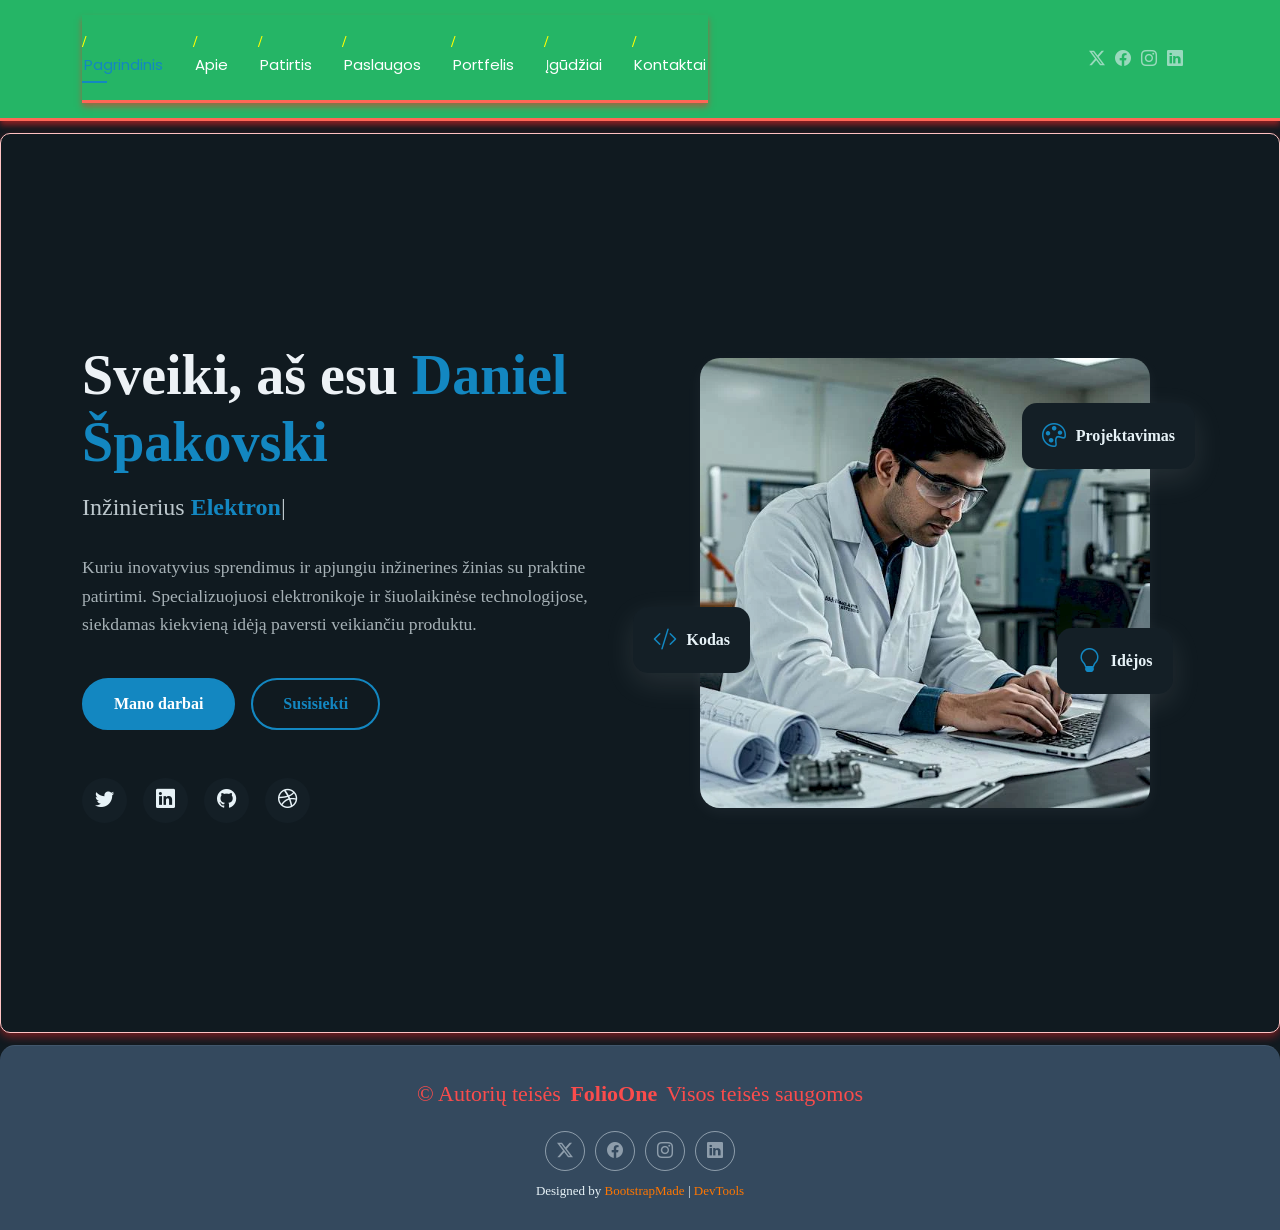
<file: index.html>
<!DOCTYPE html>
<html lang="lt">

<head>
  <meta charset="utf-8">
  <meta content="width=device-width, initial-scale=1.0" name="viewport">
  <title>Mano CV</title>
  <meta name="description" content="Danieliaus Špakovskio - elektronikos inžinieriaus ir technologijų specialisto - asmeninis portfelis. Susipažinkite su mano projektais ir patirtimi.">
  <meta name="keywords" content="inžinierius, elektronika, technologijos, portfelis, Daniel Špakovski">

  <!-- Favicons -->
  <link href="assets/img/services/manopikt.jpg" rel="icon">
  <link href="assets/img/services/manopikt.jpg" rel="apple-touch-icon">

  <!-- Fonts -->
  <link href="https://fonts.googleapis.com" rel="preconnect">
  <link href="https://fonts.gstatic.com" rel="preconnect" crossorigin>
  <link href="https://fonts.googleapis.com/css2?family=Roboto:ital,wght@0,100;0,300;0,400;0,500;0,700;0,900;1,100;1,300;1,400;1,500;1,700;1,900&family=Poppins:ital,wght@0,100;0,200;0,300;0,400;0,500;0,600;0,700;0,8₀;₀,9₀;1,1₀;1,2₀;1,3₀;1,4₀;1,5₀;1,6₀;1,7₀;1,8₀;1,9₀&display=swap" rel="stylesheet">

  <!-- Vendor CSS Files -->
  <link href="assets/vendor/bootstrap/css/bootstrap.min.css" rel="stylesheet">
  <link href="assets/vendor/bootstrap-icons/bootstrap-icons.css" rel="stylesheet">
  <link href="assets/vendor/aos/aos.css" rel="stylesheet">
  <link href="assets/vendor/swiper/swiper-bundle.min.css" rel="stylesheet">
  <link href="assets/vendor/glightbox/css/glightbox.min.css" rel="stylesheet">

  <!-- Main CSS File -->
  <link href="assets/css/main.css" rel="stylesheet">
  <link href="assets/css/custom.css" rel="stylesheet">
  <!-- =======================================================
  * Template Name: FolioOne
  * Template URL: https://bootstrapmade.com/folioone-bootstrap-portfolio-website-template/
  * Updated: Aug 23 2025 with Bootstrap v5.3.7
  * Author: BootstrapMade.com
  * License: https://bootstrapmade.com/license/
  ======================================================== -->
</head>

<body class="index-page">

  <header id="header" class="header d-flex align-items-center light-background sticky-top">
    <div class="container position-relative d-flex align-items-center justify-content-between">

      <!-- <a href="index.html" class="logo d-flex align-items-center me-auto me-xl-0">
      <img src="assets/img/logo.webp" alt="">
      <h1 class="sitename">FolioOne</h1> 
    </a> -->

      <nav id="navmenu" class="navmenu">
        <ul>
          <li><a href="index.html" class="active">Pagrindinis</a></li>
          <li><a href="about.html">Apie</a></li>
          <li><a href="resume.html">Patirtis</a></li>
          <li><a href="services.html">Paslaugos</a></li>
          <li><a href="portfolio.html">Portfelis</a></li>
          <li><a href="igudziai.html">Įgūdžiai</a></li>
          <li><a href="contact.html">Kontaktai</a></li>        
        </ul>
        <i class="mobile-nav-toggle d-xl-none bi bi-list"></i>
      </nav>

      <div class="header-social-links">
        <a href="#" class="twitter"><i class="bi bi-twitter-x"></i></a>
        <a href="#" class="facebook"><i class="bi bi-facebook"></i></a>
        <a href="#" class="instagram"><i class="bi bi-instagram"></i></a>
        <a href="#" class="linkedin"><i class="bi bi-linkedin"></i></a>
      </div>

    </div>
  </header>

  <main class="main">

    <!-- Hero Section -->
    <section id="hero" class="hero section">

      <div class="container" data-aos="fade-up" data-aos-delay="100">

        <div class="row gy-4 align-items-center">
          <div class="col-lg-6 order-2 order-lg-1">
            <div class="hero-content">
              <h1 data-aos="fade-up" data-aos-delay="200">Sveiki, aš esu <span class="highlight">Daniel Špakovski</span></h1>
              <h2 data-aos="fade-up" data-aos-delay="300">Inžinierius <span class="typed" data-typed-items="Elektronikas, Technologijų specialistas"></span></h2>
              <p data-aos="fade-up" data-aos-delay="400">Kuriu inovatyvius sprendimus ir apjungiu inžinerines žinias su praktine patirtimi. Specializuojuosi elektronikoje ir šiuolaikinėse technologijose, siekdamas kiekvieną idėją paversti veikiančiu produktu.</p>
              <div class="hero-actions" data-aos="fade-up" data-aos-delay="500">
                <a href="portfolio.html" class="btn btn-primary">Mano darbai</a>
                <a href="contact.html" class="btn btn-outline">Susisiekti</a>
              </div>
              <div class="social-links" data-aos="fade-up" data-aos-delay="600">
                <a href="#"><i class="bi bi-twitter"></i></a>
                <a href="#"><i class="bi bi-linkedin"></i></a>
                <a href="#"><i class="bi bi-github"></i></a>
                <a href="#"><i class="bi bi-dribbble"></i></a>
              </div>
            </div>
          </div>
          <div class="col-lg-6 order-1 order-lg-2">
            <div class="hero-image" data-aos="zoom-in" data-aos-delay="300">
              <div class="image-wrapper">
                <img src="/assets/img/profile/profile-square-12.webp" alt="Daniel Špakovski" class="img-fluid">
                <div class="floating-elements">
                  <div class="floating-card design" data-aos="fade-left" data-aos-delay="700">
                    <i class="bi bi-palette"></i>
                    <span>Projektavimas</span>
                  </div>
                  <div class="floating-card code" data-aos="fade-right" data-aos-delay="800">
                    <i class="bi bi-code-slash"></i>
                    <span>Kodas</span>
                  </div>
                  <div class="floating-card creativity" data-aos="fade-up" data-aos-delay="900">
                    <i class="bi bi-lightbulb"></i>
                    <span>Idėjos</span>
                  </div>
                </div>
              </div>
            </div>
          </div>
        </div>

      </div>

    </section><!-- /Hero Section -->

  </main>

  <footer id="footer" class="footer">

    <div class="container">
      <div class="copyright text-center ">
        <p>© <span>Autorių teisės</span> <strong class="px-1 sitename">FolioOne</strong> <span>Visos teisės saugomos<br></span></p>
      </div>
      <div class="social-links d-flex justify-content-center">
        <a href=""><i class="bi bi-twitter-x"></i></a>
        <a href=""><i class="bi bi-facebook"></i></a>
        <a href=""><i class="bi bi-instagram"></i></a>
        <a href=""><i class="bi bi-linkedin"></i></a>
      </div>
      <div class="credits">
        Designed by <a href="https://bootstrapmade.com/">BootstrapMade</a> | <a href="https://bootstrapmade.com/tools/">DevTools</a>
      </div>
    </div>

  </footer>

  <!-- Scroll Top -->
  <a href="#" id="scroll-top" class="scroll-top d-flex align-items-center justify-content-center"><i class="bi bi-arrow-up-short"></i></a>

  <!-- Preloader -->
  <div id="preloader"></div>

  <!-- Vendor JS Files -->
  <script src="assets/vendor/bootstrap/js/bootstrap.bundle.min.js"></script>
  <script src="assets/vendor/php-email-form/validate.js"></script>
  <script src="assets/vendor/aos/aos.js"></script>
  <script src="assets/vendor/typed.js/typed.umd.js"></script>
  <script src="assets/vendor/waypoints/noframework.waypoints.js"></script>
  <script src="assets/vendor/purecounter/purecounter_vanilla.js"></script>
  <script src="assets/vendor/swiper/swiper-bundle.min.js"></script>
  <script src="assets/vendor/imagesloaded/imagesloaded.pkgd.min.js"></script>
  <script src="assets/vendor/isotope-layout/isotope.pkgd.min.js"></script>
  <script src="assets/vendor/glightbox/js/glightbox.min.js"></script>

  <!-- Main JS File -->
  <script src="assets/js/main.js"></script>

</body>

</html>
</file>
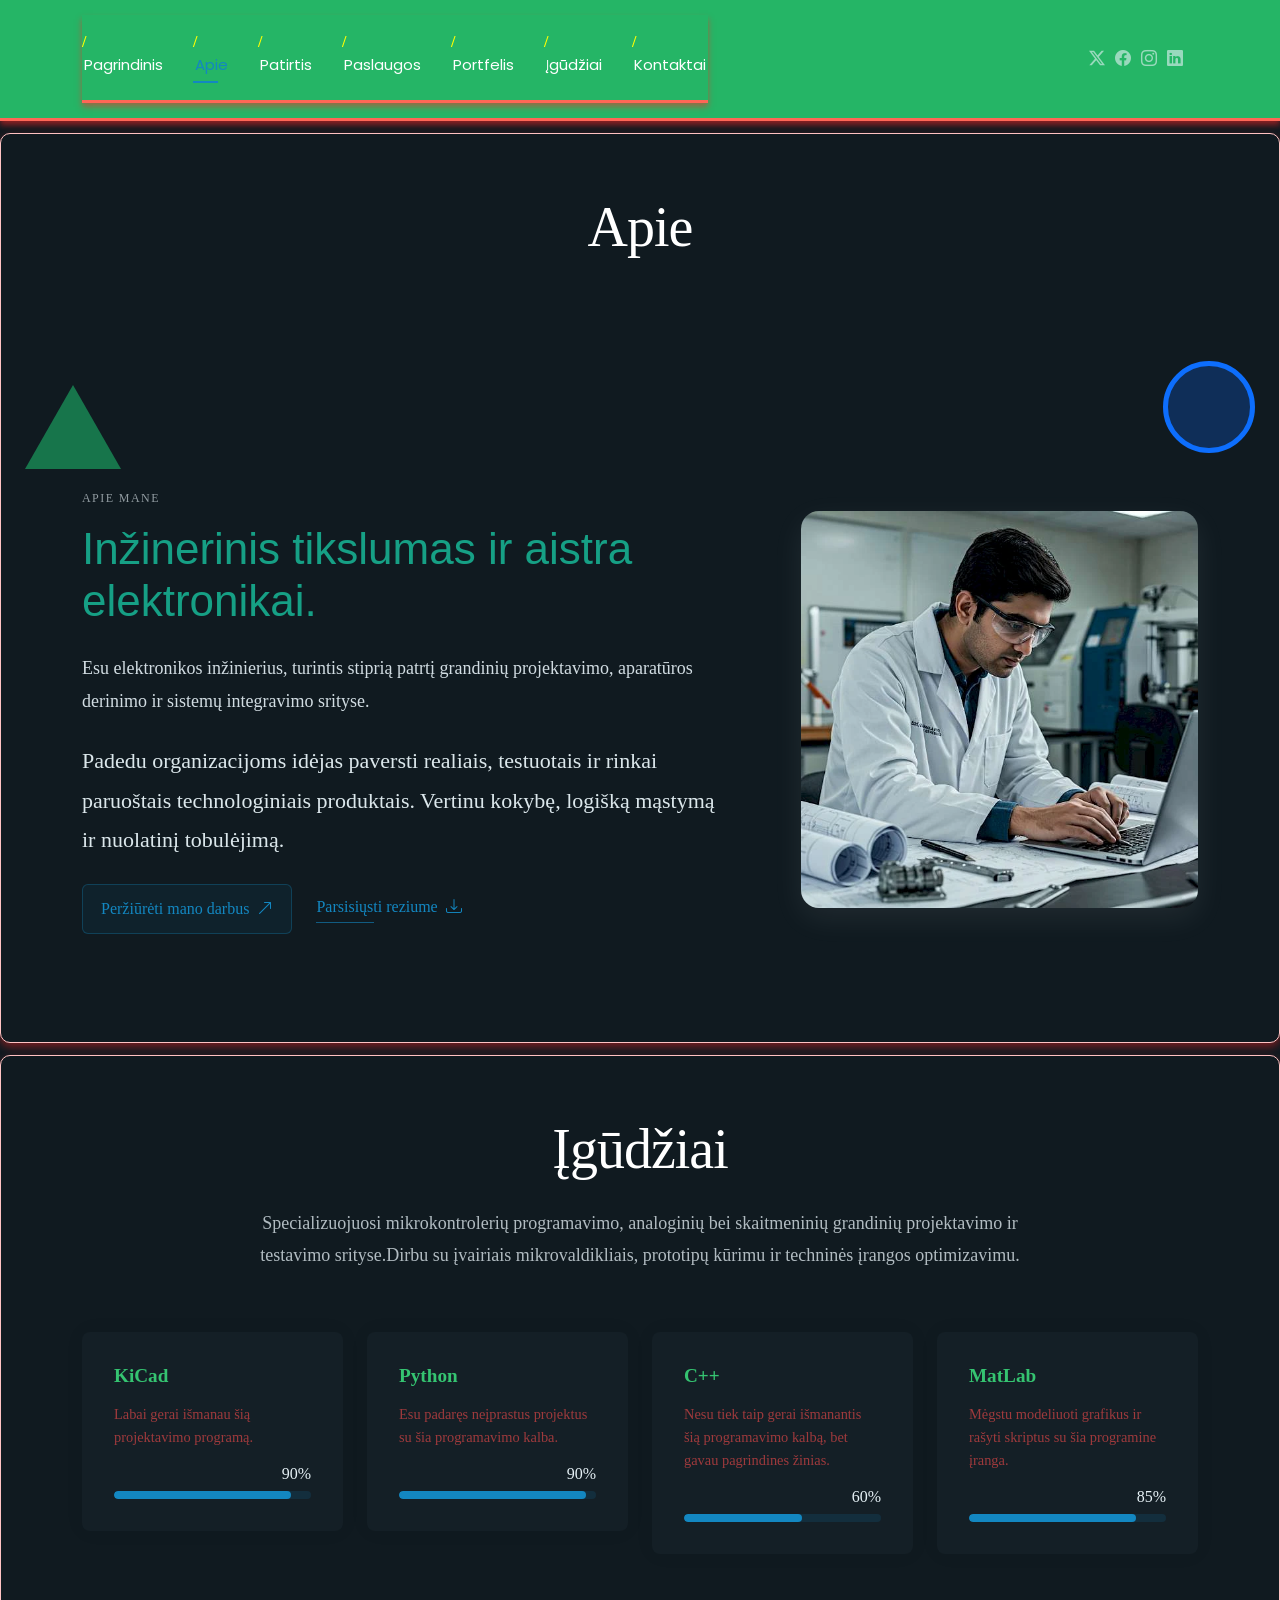
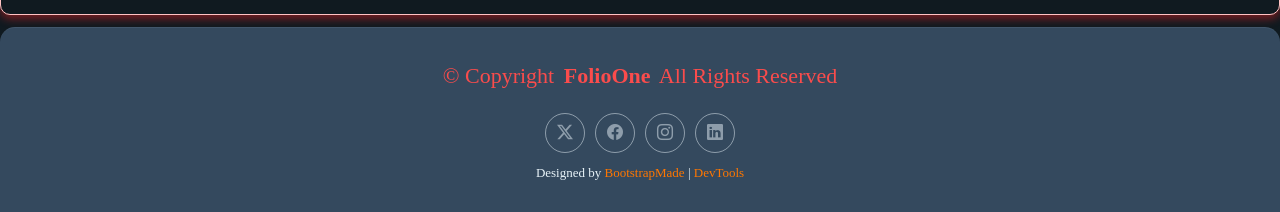
<file: about.html>
<!DOCTYPE html>
<html lang="lt">

<head>
  <meta charset="utf-8">
  <meta content="width=device-width, initial-scale=1.0" name="viewport">
  <title>About - FolioOne Bootstrap Template</title>
  <meta name="description" content="">
  <meta name="keywords" content="">

  <!-- Favicons -->
  <link href="assets/img/services/manopikt.jpg" rel="icon">
  <link href="assets/img/services/manopikt.jpg" rel="apple-touch-icon">

  <!-- Fonts -->
  <link href="https://fonts.googleapis.com" rel="preconnect">
  <link href="https://fonts.gstatic.com" rel="preconnect" crossorigin>
  <link href="https://fonts.googleapis.com/css2?family=Roboto:ital,wght@0,100;0,300;0,400;0,500;0,700;0,900;1,100;1,300;1,400;1,500;1,700;1,900&family=Poppins:ital,wght@0,100;0,200;0,300;0,400;0,500;0,600;0,700;0,800;0,900;1,100;1,200;1,300;1,400;1,500;1,600;1,700;1,800;1,900&display=swap" rel="stylesheet">

  <!-- Vendor CSS Files -->
  <link href="assets/vendor/bootstrap/css/bootstrap.min.css" rel="stylesheet">
  <link href="assets/vendor/bootstrap-icons/bootstrap-icons.css" rel="stylesheet">
  <link href="assets/vendor/aos/aos.css" rel="stylesheet">
  <link href="assets/vendor/swiper/swiper-bundle.min.css" rel="stylesheet">
  <link href="assets/vendor/glightbox/css/glightbox.min.css" rel="stylesheet">

  <!-- Main CSS File -->
  <link href="assets/css/main.css" rel="stylesheet">
  <link href="assets/css/custom.css" rel="stylesheet">

  <!-- =======================================================
- Template Name: FolioOne
- Template URL: https://bootstrapmade.com/folioone-bootstrap-portfolio-website-template/
- Updated: Aug 23 2025 with Bootstrap v5.3.7
- Author: BootstrapMade.com
- License: https://bootstrapmade.com/license/
  ======================================================== -->
</head>

<body class="about-page">

  <header id="header" class="header d-flex align-items-center light-background sticky-top">
    <div class="container position-relative d-flex align-items-center justify-content-between">

      <nav id="navmenu" class="navmenu">
        <ul>
          <li><a href="index.html">Pagrindinis</a></li>
          <li><a href="about.html" class="active">Apie</a></li>
          <li><a href="resume.html">Patirtis</a></li>
          <li><a href="services.html">Paslaugos</a></li>
          <li><a href="portfolio.html">Portfelis</a></li>
          <li><a href="igudziai.html">Įgūdžiai</a></li>
          <li><a href="contact.html">Kontaktai</a></li>
        </ul>
        <i class="mobile-nav-toggle d-xl-none bi bi-list"></i>
      </nav>

      <div class="header-social-links">
        <a href="#" class="twitter"><i class="bi bi-twitter-x"></i></a>
        <a href="#" class="facebook"><i class="bi bi-facebook"></i></a>
        <a href="#" class="instagram"><i class="bi bi-instagram"></i></a>
        <a href="#" class="linkedin"><i class="bi bi-linkedin"></i></a>
      </div>

    </div>
  </header>

  <main class="main">

    <!-- About Section -->
    <section id="about" class="about section">

      <!-- Section Title -->
      <div class="container section-title" data-aos="fade-up">
        <h2>Apie</h2>
      </div><!-- End Section Title -->

      <!-- Animuotos CSS figūros „Apie“ skiltyje -->
      <div class="about-shapes-wrapper" aria-hidden="true">
        <span class="about-shape about-circle"></span>
        <span class="about-shape about-triangle"></span>
      </div>

      <div class="container" data-aos="fade-up" data-aos-delay="100">

        <!-- Intro + Photo -->
        <div class="row align-items-center justify-content-between gy-5 mb-5">
          <div class="col-lg-7" data-aos="fade-right" data-aos-delay="150">
            <div class="intro-content">
              <span class="eyebrow">APIE MANE</span>
              <h2 class="headline">Inžinerinis tikslumas ir aistra elektronikai.</h2>
              <p class="lead">
                Esu elektronikos inžinierius, turintis stiprią patrtį grandinių projektavimo, aparatūros derinimo ir sistemų integravimo srityse.
              </p>
              <p>
                Padedu organizacijoms idėjas paversti realiais, testuotais ir rinkai paruoštais technologiniais produktais. Vertinu kokybę, logišką mąstymą ir nuolatinį tobulėjimą.
              </p>

              <div class="cta-group">
                <a href="#portfolio" class="btn-ghost">
                  Peržiūrėti mano darbus <i class="bi bi-arrow-up-right"></i>
                </a>
                <a href="#" class="link-underline">
                  Parsisiųsti reziume <i class="bi bi-download"></i>
                </a>
              </div>
            </div>
          </div>

          <div class="col-lg-5" data-aos="zoom-in" data-aos-delay="250">
            <figure class="profile-figure text-center text-lg-end">
              <img src="/assets/img/profile/profile-square-12.webp" alt="Portrait of Alex" class="img-fluid profile-photo">
            </figure>
          </div>
        </div>
        <!-- End Intro + Photo -->
      </div>
    </section><!-- /About Section -->

    <!-- Skills Section -->
    <section id="skills" class="skills section">

      <!-- Section Title -->
      <div class="container section-title" data-aos="fade-up">
        <h2>Įgūdžiai</h2>
        <p>Specializuojuosi mikrokontrolerių programavimo, analoginių bei skaitmeninių grandinių projektavimo ir testavimo srityse.Dirbu su įvairiais mikrovaldikliais, prototipų kūrimu ir techninės įrangos optimizavimu.</p>
      </div><!-- End Section Title -->

      <div class="container" data-aos="fade-up" data-aos-delay="100">

        <div class="row g-4 skills-animation">

          <div class="col-md-6 col-lg-3" data-aos="fade-up" data-aos-delay="100">
            <div class="skill-box">
              <h3>KiCad</h3>
              <p>Labai gerai išmanau šią projektavimo programą.</p>
              <span class="text-end d-block">90%</span>
              <div class="progress">
                <div class="progress-bar" role="progressbar" aria-valuenow="90" aria-valuemin="0" aria-valuemax="100"></div>
              </div>
            </div>
          </div>

          <div class="col-md-6 col-lg-3" data-aos="fade-up" data-aos-delay="200">
            <div class="skill-box">
              <h3>Python</h3>
              <p>Esu padaręs neįprastus projektus su šia programavimo kalba.</p>
              <span class="text-end d-block">90%</span>
              <div class="progress">
                <div class="progress-bar" role="progressbar" aria-valuenow="95" aria-valuemin="0" aria-valuemax="100"></div>
              </div>
            </div>
          </div>

          <div class="col-md-6 col-lg-3" data-aos="fade-up" data-aos-delay="300">
            <div class="skill-box">
              <h3>C++</h3>
              <p>Nesu tiek taip gerai išmanantis šią programavimo kalbą, bet gavau pagrindines žinias.</p>
              <span class="text-end d-block">60%</span>
              <div class="progress">
                <div class="progress-bar" role="progressbar" aria-valuenow="60" aria-valuemin="0" aria-valuemax="100"></div>
              </div>
            </div>
          </div>

          <div class="col-md-6 col-lg-3" data-aos="fade-up" data-aos-delay="400">
            <div class="skill-box">
              <h3>MatLab</h3>
              <p>Mėgstu modeliuoti grafikus ir rašyti skriptus su šia programine įranga.</p>
              <span class="text-end d-block">85%</span>
              <div class="progress">
                <div class="progress-bar" role="progressbar" aria-valuenow="85" aria-valuemin="0" aria-valuemax="100">
                </div>
              </div>
            </div>
          </div>

        </div>

      </div>

    </section><!-- /Skills Section -->
  </main>

  <footer id="footer" class="footer">

    <div class="container">
      <div class="copyright text-center ">
        <p>© <span>Copyright</span> <strong class="px-1 sitename">FolioOne</strong> <span>All Rights Reserved<br></span></p>
      </div>
      <div class="social-links d-flex justify-content-center">
        <a href=""><i class="bi bi-twitter-x"></i></a>
        <a href=""><i class="bi bi-facebook"></i></a>
        <a href=""><i class="bi bi-instagram"></i></a>
        <a href=""><i class="bi bi-linkedin"></i></a>
      </div>
      <div class="credits">
        Designed by <a href="https://bootstrapmade.com/">BootstrapMade</a> | <a href="https://bootstrapmade.com/tools/">DevTools</a>
      </div>
    </div>

  </footer>

  <!-- Scroll Top -->
  <a href="#" id="scroll-top" class="scroll-top d-flex align-items-center justify-content-center"><i class="bi bi-arrow-up-short"></i></a>

  <!-- Preloader -->
  <div id="preloader"></div>

  <!-- Vendor JS Files -->
  <script src="assets/vendor/bootstrap/js/bootstrap.bundle.min.js"></script>
  <script src="assets/vendor/php-email-form/validate.js"></script>
  <script src="assets/vendor/aos/aos.js"></script>
  <script src="assets/vendor/typed.js/typed.umd.js"></script>
  <script src="assets/vendor/waypoints/noframework.waypoints.js"></script>
  <script src="assets/vendor/purecounter/purecounter_vanilla.js"></script>
  <script src="assets/vendor/swiper/swiper-bundle.min.js"></script>
  <script src="assets/vendor/imagesloaded/imagesloaded.pkgd.min.js"></script>
  <script src="assets/vendor/isotope-layout/isotope.pkgd.min.js"></script>
  <script src="assets/vendor/glightbox/js/glightbox.min.js"></script>

  <!-- Main JS File -->
  <script src="assets/js/main.js"></script>

</body>

</html>
</file>
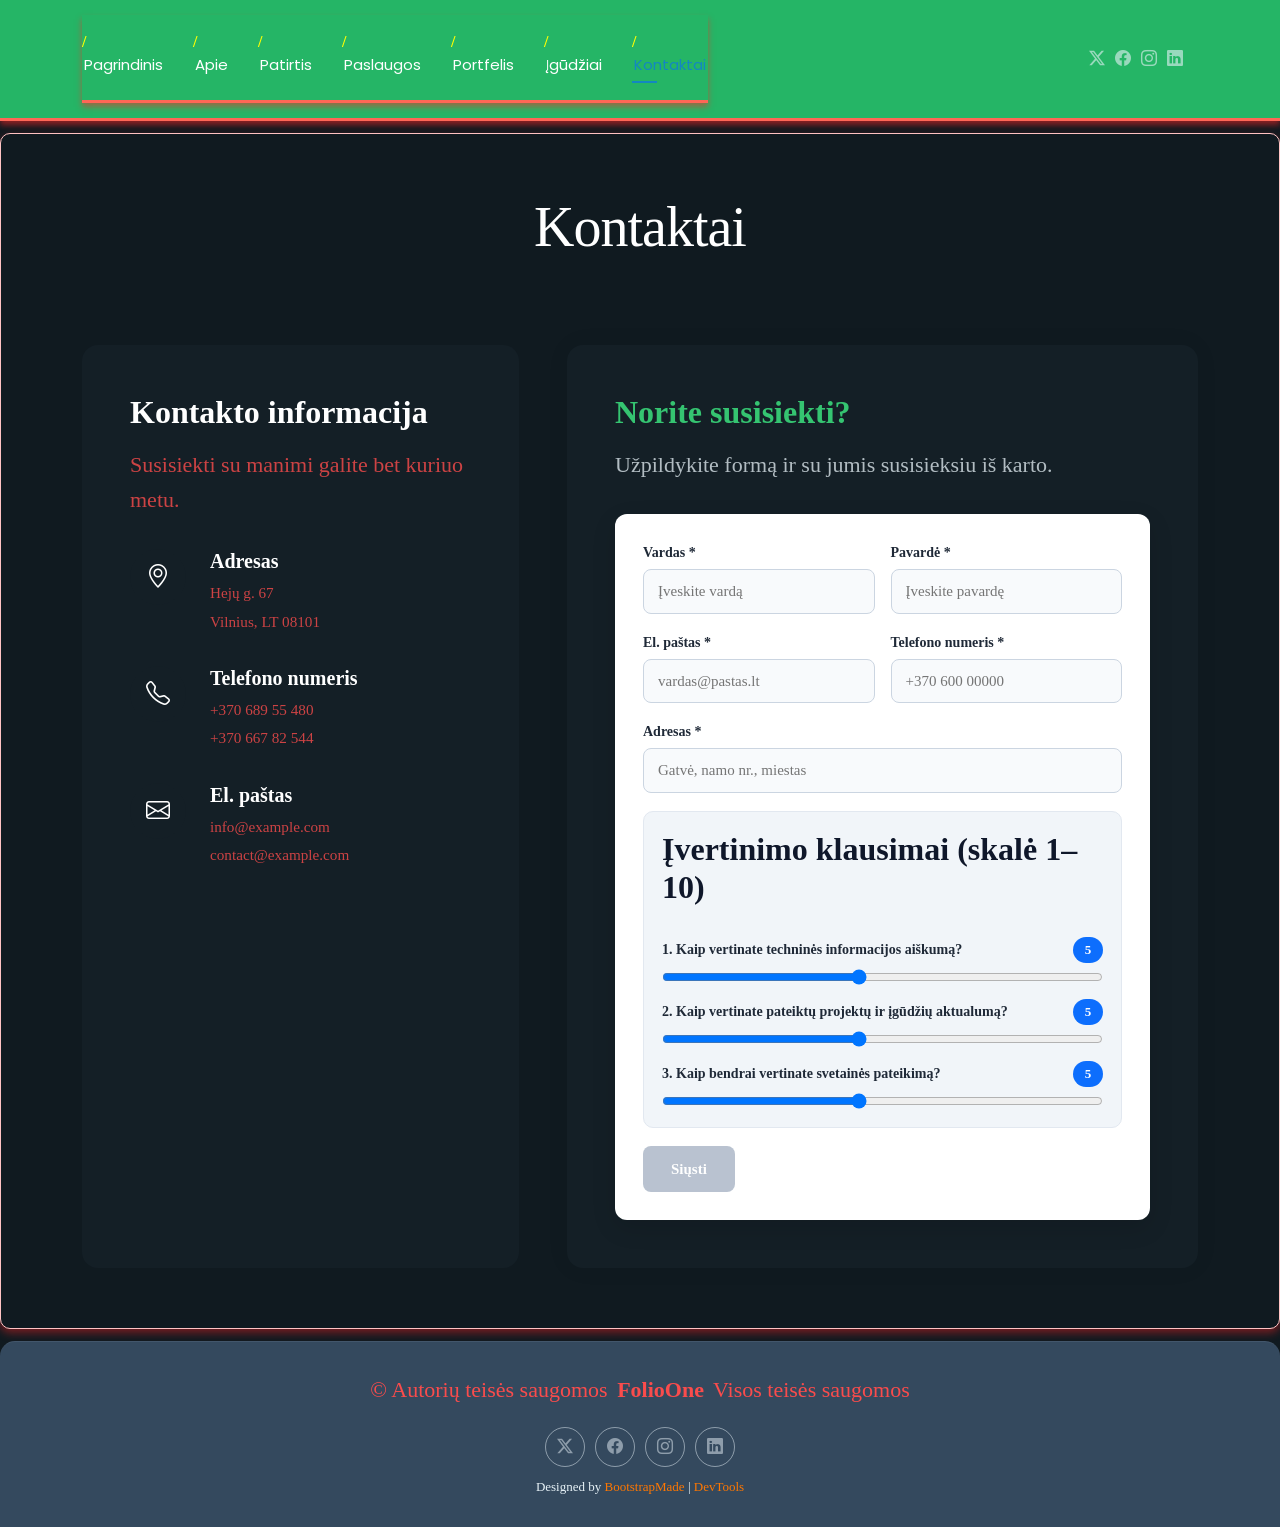
<file: contact.html>
<!DOCTYPE html>
<html lang="lt">

<head>
  <meta charset="utf-8">
  <meta content="width=device-width, initial-scale=1.0" name="viewport">
  <title>Contact - FolioOne Bootstrap Template</title>
  <meta name="description" content="">
  <meta name="keywords" content="">

  <!-- Favicons -->
  <link href="assets/img/services/manopikt.jpg" rel="icon">
  <link href="assets/img/services/manopikt.jpg" rel="apple-touch-icon">

  <!-- Fonts -->
  <link href="https://fonts.googleapis.com" rel="preconnect">
  <link href="https://fonts.gstatic.com" rel="preconnect" crossorigin>
  <link href="https://fonts.googleapis.com/css2?family=Roboto:ital,wght@0,100;0,300;0,400;0,500;0,700;0,900;1,100;1,300;1,400;1,500;1,700;1,900&family=Poppins:ital,wght@0,100;0,200;0,300;0,400;0,500;0,600;0,700;0,800;0,900;1,100;1,200;1,300;1,400;1,500;1,600;1,700;1,800;1,900&display=swap" rel="stylesheet">

  <!-- Vendor CSS Files -->
  <link href="assets/vendor/bootstrap/css/bootstrap.min.css" rel="stylesheet">
  <link href="assets/vendor/bootstrap-icons/bootstrap-icons.css" rel="stylesheet">
  <link href="assets/vendor/aos/aos.css" rel="stylesheet">
  <link href="assets/vendor/swiper/swiper-bundle.min.css" rel="stylesheet">
  <link href="assets/vendor/glightbox/css/glightbox.min.css" rel="stylesheet">

  <!-- Main CSS File -->
  <link href="assets/css/main.css" rel="stylesheet">
  <link href="assets/css/custom.css" rel="stylesheet">
  <!-- =======================================================
- Template Name: FolioOne
- Template URL: https://bootstrapmade.com/folioone-bootstrap-portfolio-website-template/
- Updated: Aug 23 2025 with Bootstrap v5.3.7
- Author: BootstrapMade.com
- License: https://bootstrapmade.com/license/
  ======================================================== -->
</head>

<body class="contact-page">

  <header id="header" class="header d-flex align-items-center light-background sticky-top">
    <div class="container position-relative d-flex align-items-center justify-content-between">

      <nav id="navmenu" class="navmenu">
        <ul>
          <li><a href="index.html">Pagrindinis</a></li>
          <li><a href="about.html">Apie</a></li>
          <li><a href="resume.html">Patirtis</a></li>
          <li><a href="services.html">Paslaugos</a></li>
          <li><a href="portfolio.html">Portfelis</a></li>
          <li><a href="igudziai.html">Įgūdžiai</a></li>
          <li><a href="contact.html" class="active">Kontaktai</a></li>
        </ul>
        <i class="mobile-nav-toggle d-xl-none bi bi-list"></i>
      </nav>

      <div class="header-social-links">
        <a href="#" class="twitter"><i class="bi bi-twitter-x"></i></a>
        <a href="#" class="facebook"><i class="bi bi-facebook"></i></a>
        <a href="#" class="instagram"><i class="bi bi-instagram"></i></a>
        <a href="#" class="linkedin"><i class="bi bi-linkedin"></i></a>
      </div>

    </div>
  </header>

  <main class="main">

    <!-- Contact Section -->
    <section id="contact" class="contact section">

      <!-- Section Title -->
      <div class="container section-title" data-aos="fade-up">
        <h2>Kontaktai</h2>
      </div><!-- End Section Title -->

      <div class="container" data-aos="fade-up" data-aos-delay="100">

        <div class="row g-4 g-lg-5">
          <div class="col-lg-5">
            <div class="info-box" data-aos="fade-up" data-aos-delay="200">
              <h3>Kontakto informacija</h3>
              <p>Susisiekti su manimi galite bet kuriuo metu.</p>

              <div class="info-item" data-aos="fade-up" data-aos-delay="300">
                <div class="icon-box">
                  <i class="bi bi-geo-alt"></i>
                </div>
                <div class="content">
                  <h4>Adresas</h4>
                  <p>Hejų g. 67</p>
                  <p>Vilnius, LT 08101</p>
                </div>
              </div>

              <div class="info-item" data-aos="fade-up" data-aos-delay="400">
                <div class="icon-box">
                  <i class="bi bi-telephone"></i>
                </div>
                <div class="content">
                  <h4>Telefono numeris</h4>
                  <p>+370 689 55 480</p>
                  <p>+370 667 82 544</p>
                </div>
              </div>

              <div class="info-item" data-aos="fade-up" data-aos-delay="500">
                <div class="icon-box">
                  <i class="bi bi-envelope"></i>
                </div>
                <div class="content">
                  <h4>El. paštas</h4>
                  <p>info@example.com</p>
                  <p>contact@example.com</p>
                </div>
              </div>
            </div>
          </div>

          <div class="col-lg-7">
            <div class="contact-form" data-aos="fade-up" data-aos-delay="300">
              <h3>Norite susisiekti?</h3>
              <p>Užpildykite formą ir su jumis susisieksiu iš karto.</p>

              <form id="custom-contact-form" class="cv-contact-form" novalidate>
                <div class="form-row-grid">
                  <div class="form-group-item">
                    <label for="firstName">Vardas *</label>
                    <input type="text" id="firstName" name="firstName" required placeholder="Įveskite vardą">
                  </div>

                  <div class="form-group-item">
                    <label for="lastName">Pavardė *</label>
                    <input type="text" id="lastName" name="lastName" required placeholder="Įveskite pavardę">
                  </div>
                </div>

                <div class="form-row-grid">
                  <div class="form-group-item">
                    <label for="email">El. paštas *</label>
                    <input type="email" id="email" name="email" required placeholder="vardas@pastas.lt">
                  </div>

                  <div class="form-group-item">
                    <label for="phone">Telefono numeris *</label>
                    <input type="tel" id="phone" name="phone" required placeholder="+370 600 00000">
                  </div>
                </div>

                <div class="form-group-item">
                  <label for="address">Adresas *</label>
                  <input type="text" id="address" name="address" required placeholder="Gatvė, namo nr., miestas">
                </div>

                <div class="rating-questions-box">
                  <h3>Įvertinimo klausimai (skalė 1–10)</h3>

                  <div class="rating-item">
                    <div class="rating-header">
                      <label for="rating1">1. Kaip vertinate techninės informacijos aiškumą?</label>
                      <span id="rating1-value" class="rating-badge">5</span>
                    </div>
                    <input type="range" id="rating1" name="rating1" min="1" max="10" value="5" step="1">
                  </div>

                  <div class="rating-item">
                    <div class="rating-header">
                      <label for="rating2">2. Kaip vertinate pateiktų projektų ir įgūdžių aktualumą?</label>
                      <span id="rating2-value" class="rating-badge">5</span>
                    </div>
                    <input type="range" id="rating2" name="rating2" min="1" max="10" value="5" step="1">
                  </div>

                  <div class="rating-item">
                    <div class="rating-header">
                      <label for="rating3">3. Kaip bendrai vertinate svetainės pateikimą?</label>
                      <span id="rating3-value" class="rating-badge">5</span>
                    </div>
                    <input type="range" id="rating3" name="rating3" min="1" max="10" value="5" step="1">
                  </div>
                </div>

                <div class="form-actions">
                  <button type="submit" id="submit-btn" class="btn-submit-form" disabled>Siųsti</button>
                </div>

                <!-- Rezultatų atvaizdavimo sritis formos apačioje -->
                <div id="form-result" class="form-result-box" aria-live="polite"></div>
              </form>

            </div>
          </div>

        </div>

      </div>

    </section><!-- /Contact Section -->

  </main>

  <footer id="footer" class="footer">

    <div class="container">
      <div class="copyright text-center ">
        <p>© <span>Autorių teisės saugomos</span> <strong class="px-1 sitename">FolioOne</strong> <span>Visos teisės saugomos<br></span></p>
      </div>
      <div class="social-links d-flex justify-content-center">
        <a href=""><i class="bi bi-twitter-x"></i></a>
        <a href=""><i class="bi bi-facebook"></i></a>
        <a href=""><i class="bi bi-instagram"></i></a>
        <a href=""><i class="bi bi-linkedin"></i></a>
      </div>
      <div class="credits">
        Designed by <a href="https://bootstrapmade.com/">BootstrapMade</a> | <a href="https://bootstrapmade.com/tools/">DevTools</a>
      </div>
    </div>

  </footer>

  <!-- Scroll Top -->
  <a href="#" id="scroll-top" class="scroll-top d-flex align-items-center justify-content-center"><i class="bi bi-arrow-up-short"></i></a>

  <!-- Preloader -->
  <div id="preloader"></div>

  <!-- Vendor JS Files -->
  <script src="assets/vendor/bootstrap/js/bootstrap.bundle.min.js"></script>
  <script src="assets/vendor/php-email-form/validate.js"></script>
  <script src="assets/vendor/aos/aos.js"></script>
  <script src="assets/vendor/typed.js/typed.umd.js"></script>
  <script src="assets/vendor/waypoints/noframework.waypoints.js"></script>
  <script src="assets/vendor/purecounter/purecounter_vanilla.js"></script>
  <script src="assets/vendor/swiper/swiper-bundle.min.js"></script>
  <script src="assets/vendor/imagesloaded/imagesloaded.pkgd.min.js"></script>
  <script src="assets/vendor/isotope-layout/isotope.pkgd.min.js"></script>
  <script src="assets/vendor/glightbox/js/glightbox.min.js"></script>

  <!-- Main JS File -->
  <script src="assets/js/main.js"></script>

  <script>
    (() => {
      const form = document.getElementById("custom-contact-form");
      if (!form) return;

      const firstNameInput = document.getElementById("firstName");
      const lastNameInput = document.getElementById("lastName");
      const emailInput = document.getElementById("email");
      const phoneInput = document.getElementById("phone");
      const addressInput = document.getElementById("address");

      const rating1Input = document.getElementById("rating1");
      const rating2Input = document.getElementById("rating2");
      const rating3Input = document.getElementById("rating3");

      const rating1Badge = document.getElementById("rating1-value");
      const rating2Badge = document.getElementById("rating2-value");
      const rating3Badge = document.getElementById("rating3-value");

      const submitBtn = document.getElementById("submit-btn");
      const resultBox = document.getElementById("form-result");

      const requiredInputs = [
        firstNameInput,
        lastNameInput,
        emailInput,
        phoneInput,
        addressInput
      ];

      [
        [rating1Input, rating1Badge],
        [rating2Input, rating2Badge],
        [rating3Input, rating3Badge]
      ].forEach(([slider, badge]) => {
        badge.textContent = slider.value;
        slider.addEventListener("input", () => {
          badge.textContent = slider.value;
        });
      });

      function updateSubmitButtonState() {
        const allFilled = requiredInputs.every((input) => input.value.trim() !== "");
        submitBtn.disabled = !allFilled;
      }

      requiredInputs.forEach((input) => {
        input.addEventListener("input", updateSubmitButtonState);
      });

      updateSubmitButtonState();

      function escapeHtml(value) {
        const div = document.createElement("div");
        div.textContent = value;
        return div.innerHTML;
      }

      function escapeAttr(value) {
        return String(value)
          .replace(/&/g, "&amp;")
          .replace(/"/g, "&quot;")
          .replace(/'/g, "&#39;")
          .replace(/</g, "&lt;")
          .replace(/>/g, "&gt;");
      }

      form.addEventListener("submit", (event) => {
        event.preventDefault();

        if (submitBtn.disabled) {
          return;
        }

        const r1 = Number(rating1Input.value);
        const r2 = Number(rating2Input.value);
        const r3 = Number(rating3Input.value);
        const average = Number(((r1 + r2 + r3) / 3).toFixed(1));

        const formDataObject = {
          vardas: firstNameInput.value.trim(),
          pavarde: lastNameInput.value.trim(),
          elPastas: emailInput.value.trim(),
          telefonoNumeris: phoneInput.value.trim(),
          adresas: addressInput.value.trim(),
          ivertinimas1: r1,
          ivertinimas2: r2,
          ivertinimas3: r3,
          vidurkis: average
        };

        console.log("Formos duomenų objektas:", formDataObject);

        const safeVardas = escapeHtml(formDataObject.vardas);
        const safePavarde = escapeHtml(formDataObject.pavarde);
        const safeEmailText = escapeHtml(formDataObject.elPastas);
        const safeEmailHref = escapeAttr(formDataObject.elPastas);
        const safePhone = escapeHtml(formDataObject.telefonoNumeris);
        const safeAddress = escapeHtml(formDataObject.adresas);

        resultBox.innerHTML = `
          <div class="form-result-list">
            <div>Vardas: ${safeVardas}</div>
            <div>Pavardė: ${safePavarde}</div>
            <div>El. paštas: <a href="mailto:${safeEmailHref}">${safeEmailText}</a></div>
            <div>Tel. Numeris: ${safePhone}</div>
            <div>Adresas: ${safeAddress}</div>
            <div>1 klausimo įvertinimas: ${formDataObject.ivertinimas1}/10</div>
            <div>2 klausimo įvertinimas: ${formDataObject.ivertinimas2}/10</div>
            <div>3 klausimo įvertinimas: ${formDataObject.ivertinimas3}/10</div>
          </div>
          <div class="form-average-line">
            ${safeVardas} ${safePavarde}: ${formDataObject.vidurkis}
          </div>
        `;

        resultBox.classList.add("is-visible");
      });
    })();
  </script>

</body>

</html>
</file>
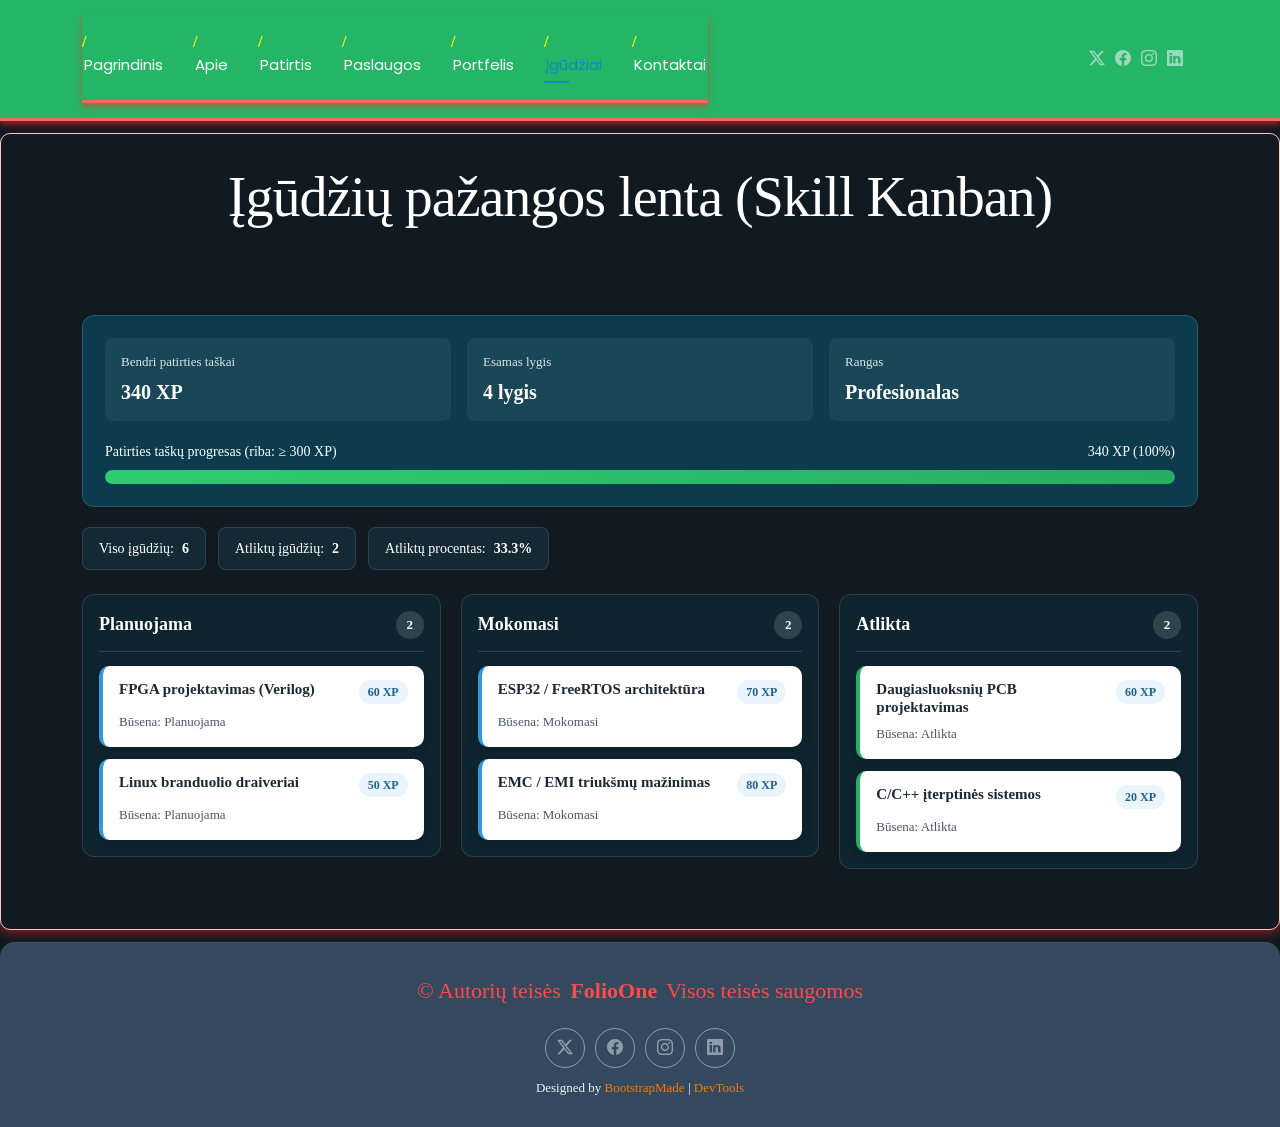
<file: igudziai.html>
<!DOCTYPE html>
<html lang="lt">

<head>
  <meta charset="utf-8">
  <meta content="width=device-width, initial-scale=1.0" name="viewport">
  <title>Įgūdžių Kanban - Daniel Špakovski</title>
  <meta name="description" content="Danieliaus Špakovskio įgūdžių pažangos lenta, patirties taškų (XP) lygis ir statistika.">
  <meta name="keywords" content="CV, įgūdžiai, Kanban, XP, elektronika, inžinierius, Daniel Špakovski">

  <!-- Favicons -->
  <link href="assets/img/services/manopikt.jpg" rel="icon">
  <link href="assets/img/services/manopikt.jpg" rel="apple-touch-icon">

  <!-- Fonts -->
  <link href="https://fonts.googleapis.com" rel="preconnect">
  <link href="https://fonts.gstatic.com" rel="preconnect" crossorigin>
  <link href="https://fonts.googleapis.com/css2?family=Roboto:ital,wght@0,100;0,300;0,400;0,500;0,700;0,900;1,100;1,300;1,400;1,500;1,700;1,900&family=Poppins:ital,wght@0,100;0,200;0,300;0,400;0,500;0,600;0,700;0,800;0,900;1,100;1,200;1,300;1,400;1,500;1,600;1,700;1,800;1,900&display=swap" rel="stylesheet">

  <!-- Vendor CSS Files -->
  <link href="assets/vendor/bootstrap/css/bootstrap.min.css" rel="stylesheet">
  <link href="assets/vendor/bootstrap-icons/bootstrap-icons.css" rel="stylesheet">
  <link href="assets/vendor/aos/aos.css" rel="stylesheet">
  <link href="assets/vendor/swiper/swiper-bundle.min.css" rel="stylesheet">
  <link href="assets/vendor/glightbox/css/glightbox.min.css" rel="stylesheet">

  <!-- Main CSS File -->
  <link href="assets/css/main.css" rel="stylesheet">
  <link href="assets/css/custom.css" rel="stylesheet">
</head>

<body class="skills-page">

  <header id="header" class="header d-flex align-items-center light-background sticky-top">
    <div class="container position-relative d-flex align-items-center justify-content-between">

      <nav id="navmenu" class="navmenu">
        <ul>
          <li><a href="index.html">Pagrindinis</a></li>
          <li><a href="about.html">Apie</a></li>
          <li><a href="resume.html">Patirtis</a></li>
          <li><a href="services.html">Paslaugos</a></li>
          <li><a href="portfolio.html">Portfelis</a></li>
          <li><a href="igudziai.html" class="active">Įgūdžiai</a></li>
          <li><a href="contact.html">Kontaktai</a></li>
        </ul>
        <i class="mobile-nav-toggle d-xl-none bi bi-list"></i>
      </nav>

      <div class="header-social-links">
        <a href="#" class="twitter"><i class="bi bi-twitter-x"></i></a>
        <a href="#" class="facebook"><i class="bi bi-facebook"></i></a>
        <a href="#" class="instagram"><i class="bi bi-instagram"></i></a>
        <a href="#" class="linkedin"><i class="bi bi-linkedin"></i></a>
      </div>

    </div>
  </header>

  <main class="main">

    <!-- Skill Kanban Section -->
    <section id="skill-kanban" class="skill-kanban-section section">

      <div class="container section-title" data-aos="fade-up">
        <h2>Įgūdžių pažangos lenta (Skill Kanban)</h2>
      </div>

      <div class="container" data-aos="fade-up" data-aos-delay="100">

        <!-- Patirties taškų (XP), lygio, rango ir progreso juostos sritis -->
        <div class="kanban-top-panel">
          <div class="xp-info-grid">
            <div class="xp-stat-card">
              <span class="xp-label">Bendri patirties taškai</span>
              <strong class="xp-value">340 XP</strong>
            </div>
            <div class="xp-stat-card">
              <span class="xp-label">Esamas lygis</span>
              <strong class="xp-value">4 lygis</strong>
            </div>
            <div class="xp-stat-card">
              <span class="xp-label">Rangas</span>
              <strong class="xp-value">Profesionalas</strong>
            </div>
          </div>

          <div class="xp-progress-box">
            <div class="xp-progress-header">
              <span>Patirties taškų progresas (riba: ≥ 300 XP)</span>
              <span>340 XP (100%)</span>
            </div>
            <div class="xp-progress-track" role="progressbar" aria-valuenow="100" aria-valuemin="0" aria-valuemax="100">
              <div class="xp-progress-fill" style="width: 100%;"></div>
            </div>
          </div>
        </div>

        <!-- Vartotojo įgūdžių pažangos statistika -->
        <div class="kanban-stats-bar">
          <div class="stat-pill">
            <span>Viso įgūdžių:</span>
            <strong>6</strong>
          </div>
          <div class="stat-pill">
            <span>Atliktų įgūdžių:</span>
            <strong>2</strong>
          </div>
          <div class="stat-pill">
            <span>Atliktų procentas:</span>
            <strong>33.3%</strong>
          </div>
        </div>

        <!-- Įgūdžių progreso lenta (3 kategorijos, 6 įgūdžiai = 340 XP) -->
        <div class="kanban-board">

          <!-- Kategorija 1: Planuojama -->
          <div class="kanban-column" data-category="planned">
            <div class="kanban-column-header">
              <h3>Planuojama</h3>
              <span class="column-count">2</span>
            </div>
            <div class="kanban-cards">
              <article class="skill-kanban-card">
                <div class="skill-card-top">
                  <h4 class="skill-name">FPGA projektavimas (Verilog)</h4>
                  <span class="skill-xp">60 XP</span>
                </div>
                <p class="skill-status">Būsena: <span>Planuojama</span></p>
              </article>

              <article class="skill-kanban-card">
                <div class="skill-card-top">
                  <h4 class="skill-name">Linux branduolio draiveriai</h4>
                  <span class="skill-xp">50 XP</span>
                </div>
                <p class="skill-status">Būsena: <span>Planuojama</span></p>
              </article>
            </div>
          </div>

          <!-- Kategorija 2: Mokomasi -->
          <div class="kanban-column" data-category="learning">
            <div class="kanban-column-header">
              <h3>Mokomasi</h3>
              <span class="column-count">2</span>
            </div>
            <div class="kanban-cards">
              <article class="skill-kanban-card">
                <div class="skill-card-top">
                  <h4 class="skill-name">ESP32 / FreeRTOS architektūra</h4>
                  <span class="skill-xp">70 XP</span>
                </div>
                <p class="skill-status">Būsena: <span>Mokomasi</span></p>
              </article>

              <article class="skill-kanban-card">
                <div class="skill-card-top">
                  <h4 class="skill-name">EMC / EMI triukšmų mažinimas</h4>
                  <span class="skill-xp">80 XP</span>
                </div>
                <p class="skill-status">Būsena: <span>Mokomasi</span></p>
              </article>
            </div>
          </div>

          <!-- Kategorija 3: Atlikta -->
          <div class="kanban-column" data-category="completed">
            <div class="kanban-column-header">
              <h3>Atlikta</h3>
              <span class="column-count">2</span>
            </div>
            <div class="kanban-cards">
              <article class="skill-kanban-card is-completed">
                <div class="skill-card-top">
                  <h4 class="skill-name">Daugiasluoksnių PCB projektavimas</h4>
                  <span class="skill-xp">60 XP</span>
                </div>
                <p class="skill-status">Būsena: <span>Atlikta</span></p>
              </article>

              <article class="skill-kanban-card is-completed">
                <div class="skill-card-top">
                  <h4 class="skill-name">C/C++ įterptinės sistemos</h4>
                  <span class="skill-xp">20 XP</span>
                </div>
                <p class="skill-status">Būsena: <span>Atlikta</span></p>
              </article>
            </div>
          </div>

        </div>

      </div>

    </section><!-- /Skill Kanban Section -->

  </main>

  <footer id="footer" class="footer">

    <div class="container">
      <div class="copyright text-center ">
        <p>© <span>Autorių teisės</span> <strong class="px-1 sitename">FolioOne</strong> <span>Visos teisės saugomos<br></span></p>
      </div>
      <div class="social-links d-flex justify-content-center">
        <a href=""><i class="bi bi-twitter-x"></i></a>
        <a href=""><i class="bi bi-facebook"></i></a>
        <a href=""><i class="bi bi-instagram"></i></a>
        <a href=""><i class="bi bi-linkedin"></i></a>
      </div>
      <div class="credits">
        Designed by <a href="https://bootstrapmade.com/">BootstrapMade</a> | <a href="https://bootstrapmade.com/tools/">DevTools</a>
      </div>
    </div>

  </footer>

  <!-- Scroll Top -->
  <a href="#" id="scroll-top" class="scroll-top d-flex align-items-center justify-content-center"><i class="bi bi-arrow-up-short"></i></a>

  <!-- Preloader -->
  <div id="preloader"></div>

  <!-- Vendor JS Files -->
  <script src="assets/vendor/bootstrap/js/bootstrap.bundle.min.js"></script>
  <script src="assets/vendor/php-email-form/validate.js"></script>
  <script src="assets/vendor/aos/aos.js"></script>
  <script src="assets/vendor/typed.js/typed.umd.js"></script>
  <script src="assets/vendor/waypoints/noframework.waypoints.js"></script>
  <script src="assets/vendor/purecounter/purecounter_vanilla.js"></script>
  <script src="assets/vendor/swiper/swiper-bundle.min.js"></script>
  <script src="assets/vendor/imagesloaded/imagesloaded.pkgd.min.js"></script>
  <script src="assets/vendor/isotope-layout/isotope.pkgd.min.js"></script>
  <script src="assets/vendor/glightbox/js/glightbox.min.js"></script>

  <!-- Main JS File -->
  <script src="assets/js/main.js"></script>

</body>

</html>
</file>
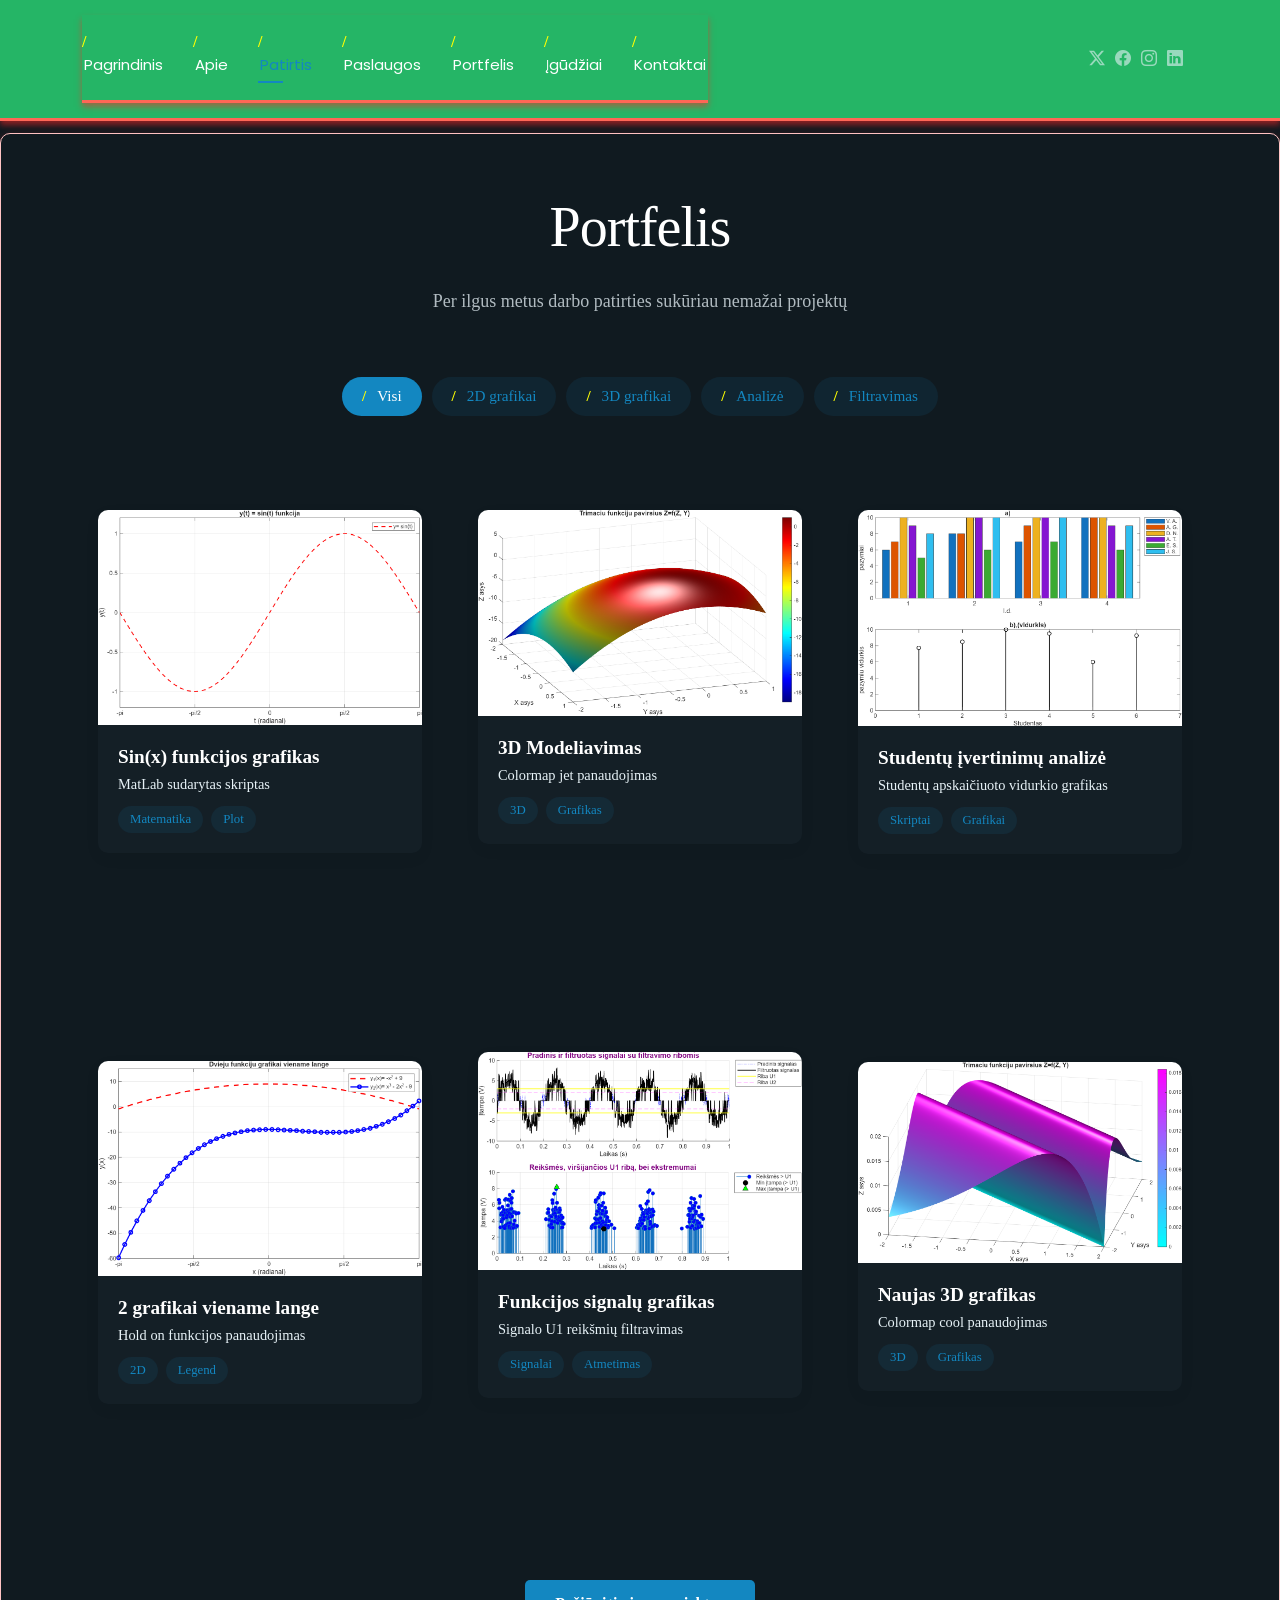
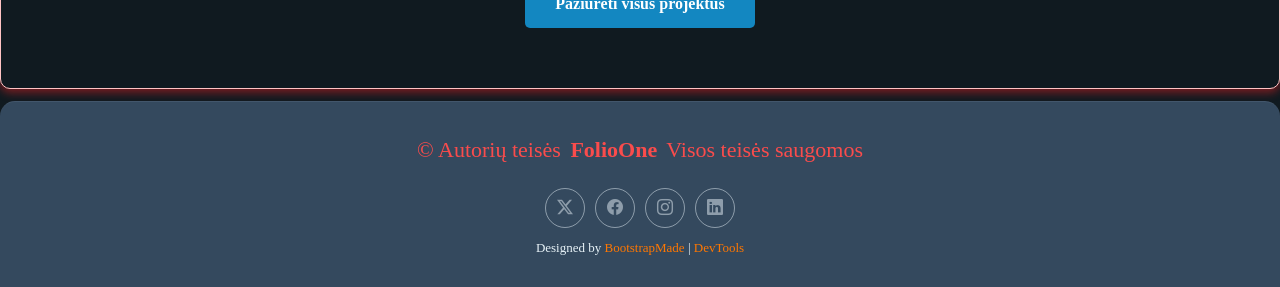
<file: portfolio.html>
<!DOCTYPE html>
<html lang="lt">

<head>
  <meta charset="utf-8">
  <meta content="width=device-width, initial-scale=1.0" name="viewport">
  <title>Portfelis - Mano CV</title>
  <meta name="description" content="">
  <meta name="keywords" content="">

  <!-- Favicons -->
  <link href="assets/img/services/manopikt.jpg" rel="icon">
  <link href="assets/img/services/manopikt.jpg" rel="apple-touch-icon">

  <!-- Fonts -->
  <link href="https://fonts.googleapis.com" rel="preconnect">
  <link href="https://fonts.gstatic.com" rel="preconnect" crossorigin>
  <link href="https://fonts.googleapis.com/css2?family=Roboto:ital,wght@0,100;0,300;0,400;0,500;0,700;0,900;1,100;1,300;1,400;1,500;1,700;1,900&family=Poppins:ital,wght@0,100;0,200;0,300;0,400;0,500;0,600;0,700;0,8₀;₀,9₀;1,1₀;1,2₀;1,3₀;1,4₀;1,5₀;1,6₀;1,7₀;1,8₀;1,9₀&display=swap" rel="stylesheet">

  <!-- Vendor CSS Files -->
  <link href="assets/vendor/bootstrap/css/bootstrap.min.css" rel="stylesheet">
  <link href="assets/vendor/bootstrap-icons/bootstrap-icons.css" rel="stylesheet">
  <link href="assets/vendor/aos/aos.css" rel="stylesheet">
  <link href="assets/vendor/swiper/swiper-bundle.min.css" rel="stylesheet">
  <link href="assets/vendor/glightbox/css/glightbox.min.css" rel="stylesheet">

  <!-- Main CSS File -->
  <link href="assets/css/main.css" rel="stylesheet">
  <link href="assets/css/custom.css" rel="stylesheet">
  <!-- =======================================================
  * Template Name: FolioOne
  * Template URL: https://bootstrapmade.com/folioone-bootstrap-portfolio-website-template/
  * Updated: Aug 23 2025 with Bootstrap v5.3.7
  * Author: BootstrapMade.com
  * License: https://bootstrapmade.com/license/
  ======================================================== -->
</head>

<body class="portfolio-page">

  <header id="header" class="header d-flex align-items-center light-background sticky-top">
    <div class="container position-relative d-flex align-items-center justify-content-between">

      <!-- <a href="index.html" class="logo d-flex align-items-center me-auto me-xl-0">
      <img src="assets/img/logo.webp" alt="">
      <h1 class="sitename">FolioOne</h1> 
    </a> -->

      <nav id="navmenu" class="navmenu">
        <ul>
           <li><a href="index.html">Pagrindinis</a></li>
          <li><a href="about.html">Apie</a></li>
          <li><a href="resume.html" class="active">Patirtis</a></li>
          <li><a href="services.html">Paslaugos</a></li>
          <li><a href="portfolio.html">Portfelis</a></li>
          <li><a href="igudziai.html">Įgūdžiai</a></li>
          <li><a href="contact.html">Kontaktai</a></li>         
        </ul>
        <i class="mobile-nav-toggle d-xl-none bi bi-list"></i>
      </nav>

      <div class="header-social-links">
        <a href="#" class="twitter"><i class="bi bi-twitter-x"></i></a>
        <a href="#" class="facebook"><i class="bi bi-facebook"></i></a>
        <a href="#" class="instagram"><i class="bi bi-instagram"></i></a>
        <a href="#" class="linkedin"><i class="bi bi-linkedin"></i></a>
      </div>

    </div>
  </header>

  <main class="main">

    <!-- Portfolio Section -->
    <section id="portfolio" class="portfolio section">

      <!-- Section Title -->
      <div class="container section-title" data-aos="fade-up">
        <h2>Portfelis</h2>
        <p>Per ilgus metus darbo patirties sukūriau nemažai projektų</p>
      </div><!-- End Section Title -->

      <div class="container" data-aos="fade-up" data-aos-delay="100">

        <div class="isotope-layout" data-default-filter="*" data-layout="masonry" data-sort="original-order">
          <ul class="portfolio-filters isotope-filters" data-aos="fade-up" data-aos-delay="200">
            <li data-filter="*" class="filter-active">Visi</li>
            <li data-filter=".filter-strategy">2D grafikai</li>
            <li data-filter=".filter-finance">3D grafikai</li>
            <li data-filter=".filter-operations">Analizė</li>
            <li data-filter=".filter-technology">Filtravimas</li>
          </ul><!-- End Portfolio Filters -->

          <div class="row gy-4 isotope-container" data-aos="fade-up" data-aos-delay="300">
            <div class="col-lg-4 col-md-6 portfolio-item isotope-item filter-strategy">
              <div class="portfolio-card">
                <div class="portfolio-img">
                  <img src="assets/img/portfolio/Figure_1.png" alt="Portfolio Item" class="img-fluid">
                  <div class="portfolio-overlay">
                    <a href="assets/img/portfolio/Figure_1.png" class="glightbox portfolio-lightbox"><i class="bi bi-plus"></i></a>
                    <a href="#" class="portfolio-details-link"><i class="bi bi-link"></i></a>
                  </div>
                </div>
                <div class="portfolio-info">
                  <h4>Sin(x) funkcijos grafikas</h4>
                  <p>MatLab sudarytas skriptas</p>
                  <div class="portfolio-tags">
                    <span>Matematika</span>
                    <span>Plot</span>
                  </div>
                </div>
              </div>
            </div>

            <div class="col-lg-4 col-md-6 portfolio-item isotope-item filter-finance">
              <div class="portfolio-card">
                <div class="portfolio-img">
                  <img src="assets/img/portfolio/Figure_5.png" alt="Portfolio Item" class="img-fluid">
                  <div class="portfolio-overlay">
                    <a href="assets/img/portfolio/Figure_5.png" class="glightbox portfolio-lightbox"><i class="bi bi-plus"></i></a>
                    <a href="#" class="portfolio-details-link"><i class="bi bi-link"></i></a>
                  </div>
                </div>
                <div class="portfolio-info">
                  <h4>3D Modeliavimas</h4>
                  <p>Colormap jet panaudojimas</p>
                  <div class="portfolio-tags">
                    <span>3D</span>
                    <span>Grafikas</span>
                  </div>
                </div>
              </div>
            </div>

            <div class="col-lg-4 col-md-6 portfolio-item isotope-item filter-operations">
              <div class="portfolio-card">
                <div class="portfolio-img">
                  <img src="assets/img/portfolio/Figure_3.png" alt="Portfolio Item" class="img-fluid">
                  <div class="portfolio-overlay">
                    <a href="assets/img/portfolio/Figure_3.png" class="glightbox portfolio-lightbox"><i class="bi bi-plus"></i></a>
                    <a href="#" class="portfolio-details-link"><i class="bi bi-link"></i></a>
                  </div>
                </div>
                <div class="portfolio-info">
                  <h4>Studentų įvertinimų analizė</h4>
                  <p>Studentų apskaičiuoto vidurkio grafikas </p>
                  <div class="portfolio-tags">
                    <span>Skriptai</span>
                    <span>Grafikai</span>
                  </div>
                </div>
              </div>
            </div>

            <div class="col-lg-4 col-md-6 portfolio-item isotope-item filter-technology">
              <div class="portfolio-card">
                <div class="portfolio-img">
                  <img src="assets/img/portfolio/Signalas.png" alt="Portfolio Item" class="img-fluid">
                  <div class="portfolio-overlay">
                    <a href="assets/img/portfolio/Signalas.png" class="glightbox portfolio-lightbox"><i class="bi bi-plus"></i></a>
                    <a href="#" class="portfolio-details-link"><i class="bi bi-link"></i></a>
                  </div>
                </div>
                <div class="portfolio-info">
                  <h4>Funkcijos signalų grafikas</h4>
                  <p>Signalo U1 reikšmių filtravimas</p>
                  <div class="portfolio-tags">
                    <span>Signalai</span>
                    <span>Atmetimas</span>
                  </div>
                </div>
              </div>
            </div>

            <div class="col-lg-4 col-md-6 portfolio-item isotope-item filter-strategy">
              <div class="portfolio-card">
                <div class="portfolio-img">
                  <img src="assets/img/portfolio/Figure_2.png" alt="Portfolio Item" class="img-fluid">
                  <div class="portfolio-overlay">
                    <a href="assets/img/portfolio/Figure_2.png" class="glightbox portfolio-lightbox"><i class="bi bi-plus"></i></a>
                    <a href="#" class="portfolio-details-link"><i class="bi bi-link"></i></a>
                  </div>
                </div>
                <div class="portfolio-info">
                  <h4>2 grafikai viename lange</h4>
                  <p>Hold on funkcijos panaudojimas</p>
                  <div class="portfolio-tags">
                    <span>2D</span>
                    <span>Legend</span>
                  </div>
                </div>
              </div>
            </div>

            <div class="col-lg-4 col-md-6 portfolio-item isotope-item filter-finance">
              <div class="portfolio-card">
                <div class="portfolio-img">
                  <img src="assets/img/portfolio/Figure_6.png" alt="Portfolio Item" class="img-fluid">
                  <div class="portfolio-overlay">
                    <a href="assets/img/portfolio/Figure_6.png" class="glightbox portfolio-lightbox"><i class="bi bi-plus"></i></a>
                    <a href="#" class="portfolio-details-link"><i class="bi bi-link"></i></a>
                  </div>
                </div>
                <div class="portfolio-info">
                  <h4>Naujas 3D grafikas</h4>
                  <p>Colormap cool panaudojimas</p>
                  <div class="portfolio-tags">
                    <span>3D</span>
                    <span>Grafikas</span>
                  </div>
                </div>
              </div>
            </div>
          </div><!-- End Portfolio Items Container -->

        </div>

        <div class="text-center mt-5" data-aos="fade-up" data-aos-delay="400">
          <a href="#portfolio" class="btn btn-primary">Pažiūrėti visus projektus</a>
        </div>

      </div>

    </section><!-- /Portfolio Section -->

  </main>

  <footer id="footer" class="footer">

    <div class="container">
      <div class="copyright text-center ">
        <p>© <span>Autorių teisės</span> <strong class="px-1 sitename">FolioOne</strong> <span>Visos teisės saugomos<br></span></p>
      </div>
      <div class="social-links d-flex justify-content-center">
        <a href=""><i class="bi bi-twitter-x"></i></a>
        <a href=""><i class="bi bi-facebook"></i></a>
        <a href=""><i class="bi bi-instagram"></i></a>
        <a href=""><i class="bi bi-linkedin"></i></a>
      </div>
      <div class="credits">
        <!-- All the links in the footer should remain intact. -->
        <!-- You can delete the links only if you've purchased the pro version. -->
        <!-- Licensing information: https://bootstrapmade.com/license/ -->
        <!-- Purchase the pro version with working PHP/AJAX contact form: [buy-url] -->
        Designed by <a href="https://bootstrapmade.com/">BootstrapMade</a> | <a href="https://bootstrapmade.com/tools/">DevTools</a>
      </div>
    </div>

  </footer>

  <!-- Scroll Top -->
  <a href="#" id="scroll-top" class="scroll-top d-flex align-items-center justify-content-center"><i class="bi bi-arrow-up-short"></i></a>

  <!-- Preloader -->
  <div id="preloader"></div>

  <!-- Vendor JS Files -->
  <script src="assets/vendor/bootstrap/js/bootstrap.bundle.min.js"></script>
  <script src="assets/vendor/php-email-form/validate.js"></script>
  <script src="assets/vendor/aos/aos.js"></script>
  <script src="assets/vendor/typed.js/typed.umd.js"></script>
  <script src="assets/vendor/waypoints/noframework.waypoints.js"></script>
  <script src="assets/vendor/purecounter/purecounter_vanilla.js"></script>
  <script src="assets/vendor/swiper/swiper-bundle.min.js"></script>
  <script src="assets/vendor/imagesloaded/imagesloaded.pkgd.min.js"></script>
  <script src="assets/vendor/isotope-layout/isotope.pkgd.min.js"></script>
  <script src="assets/vendor/glightbox/js/glightbox.min.js"></script>

  <!-- Main JS File -->
  <script src="assets/js/main.js"></script>

</body>

</html>
</file>
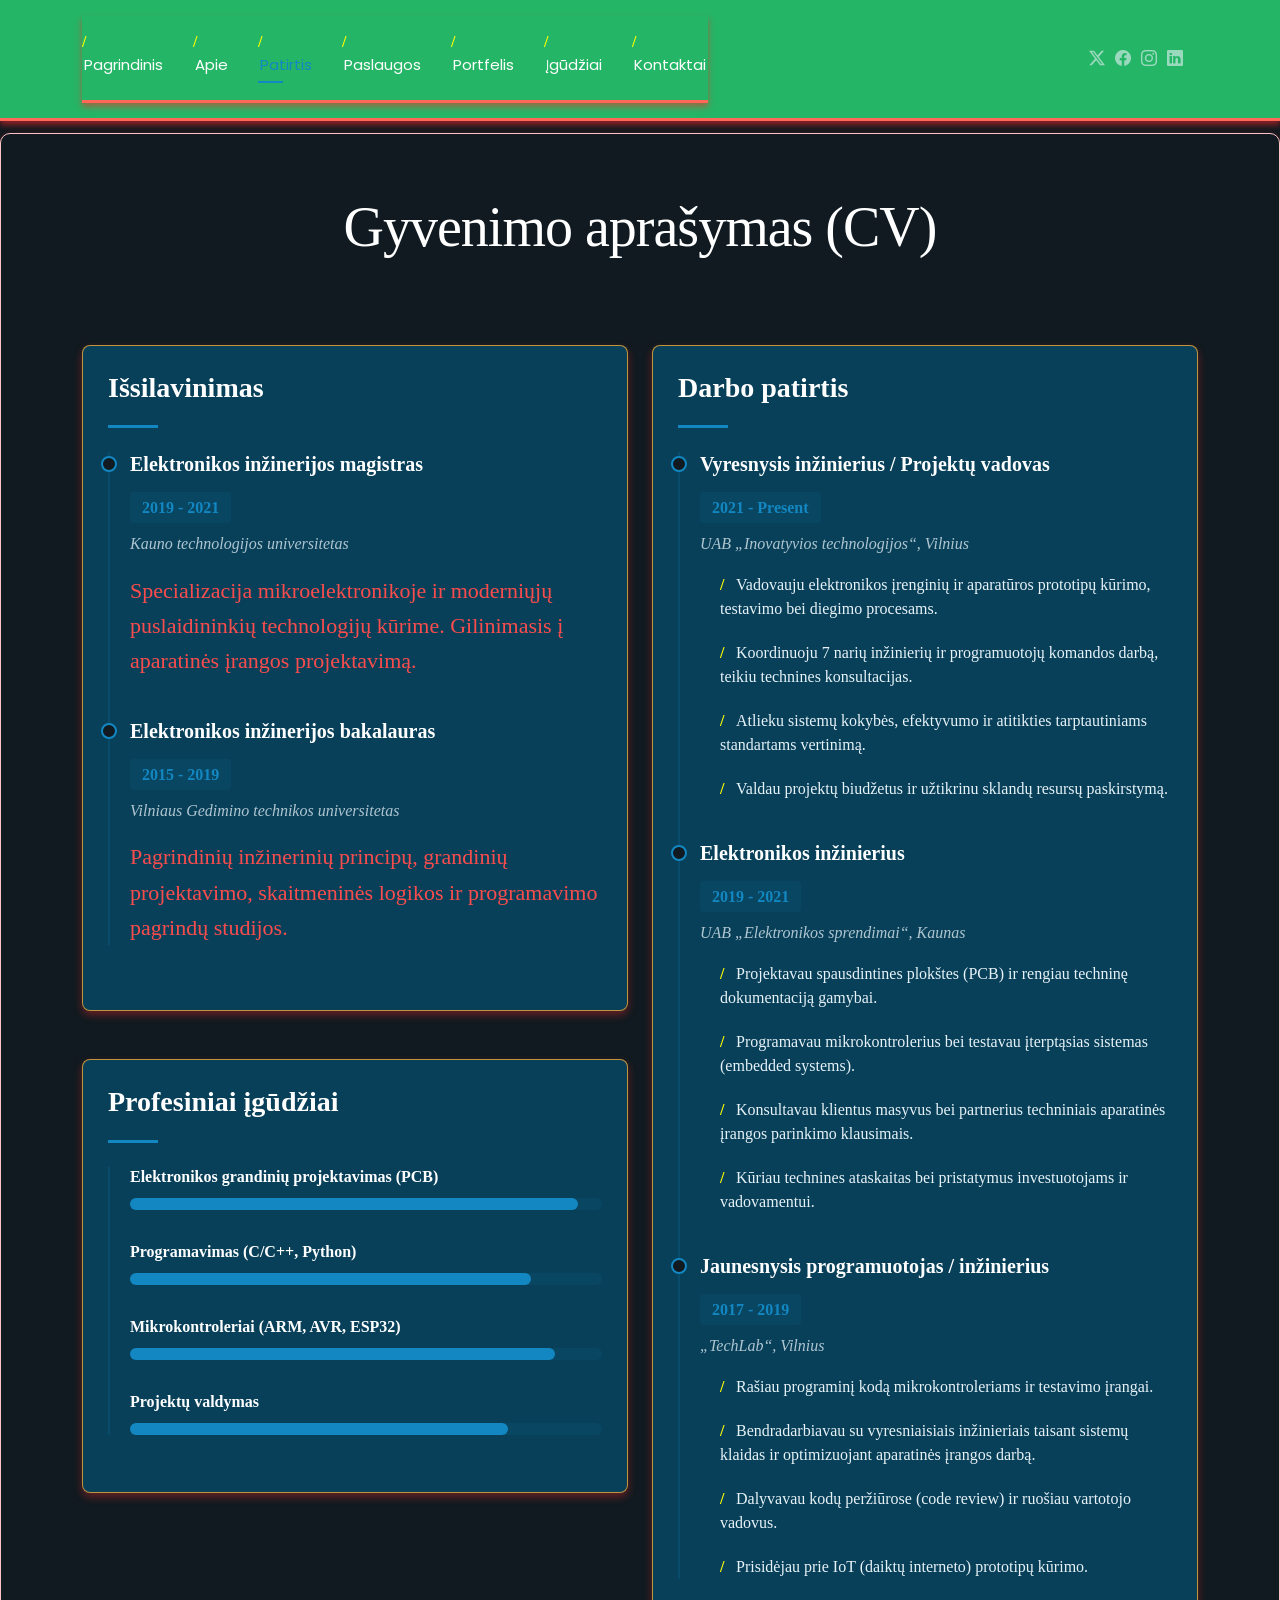
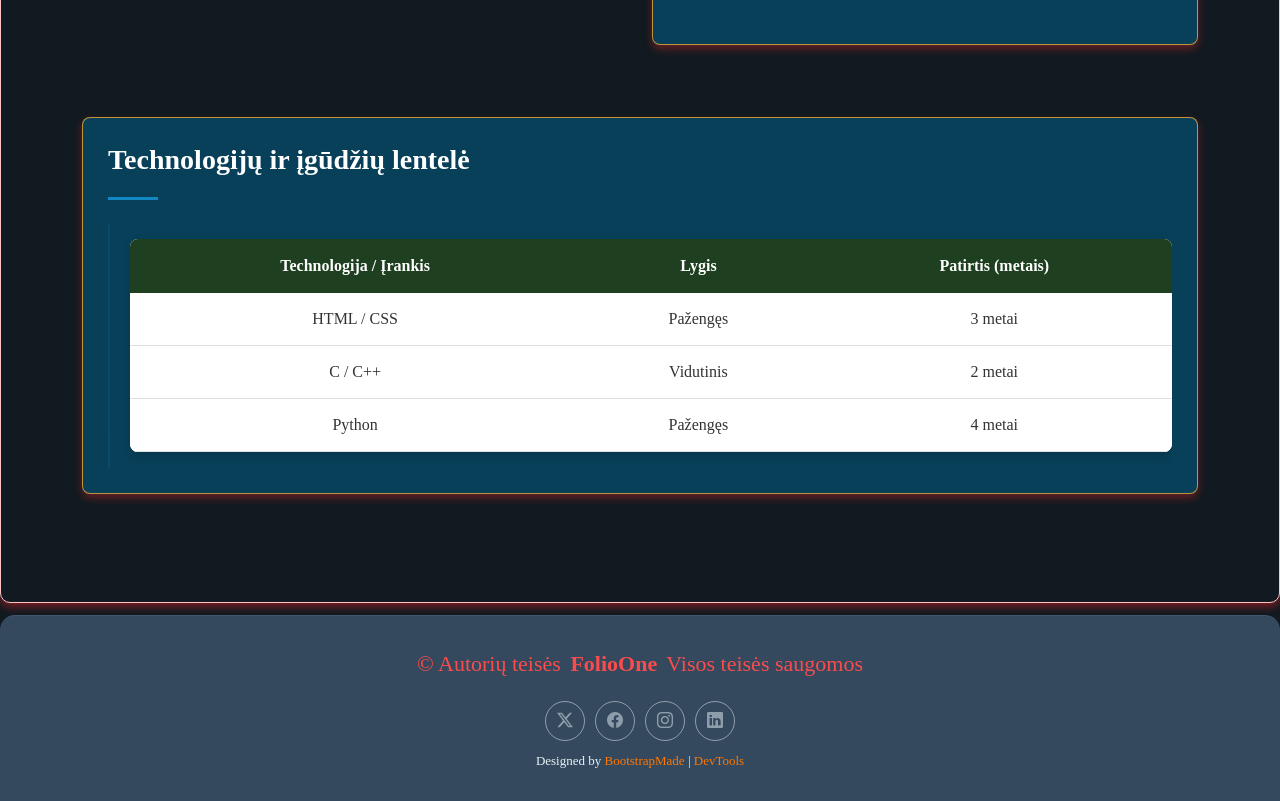
<file: resume.html>
<!DOCTYPE html>
<html lang="lt">

<head>
  <meta charset="utf-8">
  <meta content="width=device-width, initial-scale=1.0" name="viewport">
  <title>Mano CV - Daniel Špakovski</title>
  <meta name="description" content="Danieliaus Špakovskio - elektronikos inžinieriaus ir technologijų specialisto - gyvenimo aprašymas (CV).">
  <meta name="keywords" content="CV, inžinierius, elektronika, technologijos, Daniel Špakovski">

  <!-- Favicons -->
  <link href="assets/img/services/manopikt.jpg" rel="icon">
  <link href="assets/img/services/manopikt.jpg" rel="apple-touch-icon">

  <!-- Fonts -->
  <link href="https://fonts.googleapis.com" rel="preconnect">
  <link href="https://fonts.gstatic.com" rel="preconnect" crossorigin>
  <link href="https://fonts.googleapis.com/css2?family=Roboto:ital,wght@0,100;0,300;0,400;0,500;0,700;0,900;1,100;1,300;1,400;1,500;1,700;1,900&family=Poppins:ital,wght@0,100;0,200;0,300;0,400;0,500;0,600;0,700;0,800;0,900;1,100;1,200;1,300;1,400;1,500;1,600;1,700;1,800;1,900&display=swap" rel="stylesheet">

  <!-- Vendor CSS Files -->
  <link href="assets/vendor/bootstrap/css/bootstrap.min.css" rel="stylesheet">
  <link href="assets/vendor/bootstrap-icons/bootstrap-icons.css" rel="stylesheet">
  <link href="assets/vendor/aos/aos.css" rel="stylesheet">
  <link href="assets/vendor/swiper/swiper-bundle.min.css" rel="stylesheet">
  <link href="assets/vendor/glightbox/css/glightbox.min.css" rel="stylesheet">

  <!-- Main CSS File -->
  <link href="assets/css/main.css" rel="stylesheet">
  <link href="assets/css/custom.css" rel="stylesheet">
  <!-- =======================================================
  * Template Name: FolioOne
  * Template URL: https://bootstrapmade.com/folioone-bootstrap-portfolio-website-template/
  * Updated: Aug 23 2025 with Bootstrap v5.3.7
  * Author: BootstrapMade.com
  * License: https://bootstrapmade.com/license/
  ======================================================== -->
</head>

<body class="resume-page">

  <header id="header" class="header d-flex align-items-center light-background sticky-top">
    <div class="container position-relative d-flex align-items-center justify-content-between">

      <nav id="navmenu" class="navmenu">
        <ul>
          <li><a href="index.html">Pagrindinis</a></li>
          <li><a href="about.html">Apie</a></li>
          <li><a href="resume.html" class="active">Patirtis</a></li>
          <li><a href="services.html">Paslaugos</a></li>
          <li><a href="portfolio.html">Portfelis</a></li>
          <li><a href="igudziai.html">Įgūdžiai</a></li>
          <li><a href="contact.html">Kontaktai</a></li>          
        </ul>
        <i class="mobile-nav-toggle d-xl-none bi bi-list"></i>
      </nav>

      <div class="header-social-links">
        <a href="#" class="twitter"><i class="bi bi-twitter-x"></i></a>
        <a href="#" class="facebook"><i class="bi bi-facebook"></i></a>
        <a href="#" class="instagram"><i class="bi bi-instagram"></i></a>
        <a href="#" class="linkedin"><i class="bi bi-linkedin"></i></a>
      </div>

    </div>
  </header>

  <main class="main">

    <!-- Resume Section -->
    <section id="resume" class="resume section">

      <!-- Section Title -->
      <div class="container section-title" data-aos="fade-up">
        <h2>Gyvenimo aprašymas (CV)</h2>
      </div><!-- End Section Title -->

      <div class="container" data-aos="fade-up" data-aos-delay="100">

        <div class="row">
          <div class="col-lg-6">

            <!-- Education Section -->
            <div class="resume-item" data-aos="fade-up">
              <h3 class="resume-title">Išsilavinimas</h3>

              <div class="resume-content">
                <article class="education-item">
                  <h4>Elektronikos inžinerijos magistras</h4>
                  <h5>2019 - 2021</h5>
                  <p class="institution"><em>Kauno technologijos universitetas</em></p>
                  <p>Specializacija mikroelektronikoje ir moderniųjų puslaidininkių technologijų kūrime. Gilinimasis į aparatinės įrangos projektavimą.</p>
                </article>

                <article class="education-item">
                  <h4>Elektronikos inžinerijos bakalauras</h4>
                  <h5>2015 - 2019</h5>
                  <p class="institution"><em>Vilniaus Gedimino technikos universitetas</em></p>
                  <p>Pagrindinių inžinerinių principų, grandinių projektavimo, skaitmeninės logikos ir programavimo pagrindų studijos.</p>
                </article>
              </div>
            </div><!-- End Education Section -->

            <!-- Professional Skills Section -->
            <div class="resume-item skills-animation" data-aos="fade-up">
              <h3 class="resume-title">Profesiniai įgūdžiai</h3>

              <div class="resume-content">
                <div class="skill-item">
                  <h4>Elektronikos grandinių projektavimas (PCB)</h4>
                  <div class="progress">
                    <div class="progress-bar" role="progressbar" style="width: 95%" aria-valuenow="95" aria-valuemin="0" aria-valuemax="100"></div>
                  </div>
                </div>

                <div class="skill-item">
                  <h4>Programavimas (C/C++, Python)</h4>
                  <div class="progress">
                    <div class="progress-bar" role="progressbar" style="width: 85%" aria-valuenow="85" aria-valuemin="0" aria-valuemax="100"></div>
                  </div>
                </div>

                <div class="skill-item">
                  <h4>Mikrokontroleriai (ARM, AVR, ESP32)</h4>
                  <div class="progress">
                    <div class="progress-bar" role="progressbar" style="width: 90%" aria-valuenow="90" aria-valuemin="0" aria-valuemax="100"></div>
                  </div>
                </div>

                <div class="skill-item">
                  <h4>Projektų valdymas</h4>
                  <div class="progress">
                    <div class="progress-bar" role="progressbar" style="width: 80%" aria-valuenow="80" aria-valuemin="0" aria-valuemax="100"></div>
                  </div>
                </div>
              </div>
            </div><!-- End Professional Skills Section -->
          </div>

          <div class="col-lg-6">
            <!-- Experience Section -->
            <div class="resume-item" data-aos="fade-up" data-aos-delay="100">
              <h3 class="resume-title">Darbo patirtis</h3>

              <div class="resume-content">
                <article class="experience-item">
                  <h4>Vyresnysis inžinierius / Projektų vadovas</h4>
                  <h5>2021 - Present</h5>
                  <p class="company"><em>UAB „Inovatyvios technologijos“, Vilnius</em></p>
                  <ul>
                    <li>Vadovauju elektronikos įrenginių ir aparatūros prototipų kūrimo, testavimo bei diegimo procesams.</li>
                    <li>Koordinuoju 7 narių inžinierių ir programuotojų komandos darbą, teikiu technines konsultacijas.</li>
                    <li>Atlieku sistemų kokybės, efektyvumo ir atitikties tarptautiniams standartams vertinimą.</li>
                    <li>Valdau projektų biudžetus ir užtikrinu sklandų resursų paskirstymą.</li>
                  </ul>
                </article>

                <article class="experience-item">
                  <h4>Elektronikos inžinierius</h4>
                  <h5>2019 - 2021</h5>
                  <p class="company"><em>UAB „Elektronikos sprendimai“, Kaunas</em></p>
                  <ul>
                    <li>Projektavau spausdintines plokštes (PCB) ir rengiau techninę dokumentaciją gamybai.</li>
                    <li>Programavau mikrokontrolerius bei testavau įterptąsias sistemas (embedded systems).</li>
                    <li>Konsultavau klientus masyvus bei partnerius techniniais aparatinės įrangos parinkimo klausimais.</li>
                    <li>Kūriau technines ataskaitas bei pristatymus investuotojams ir vadovamentui.</li>
                  </ul>
                </article>

                <article class="experience-item">
                  <h4>Jaunesnysis programuotojas / inžinierius</h4>
                  <h5>2017 - 2019</h5>
                  <p class="company"><em>„TechLab“, Vilnius</em></p>
                  <ul>
                    <li>Rašiau programinį kodą mikrokontroleriams ir testavimo įrangai.</li>
                    <li>Bendradarbiavau su vyresniaisiais inžinieriais taisant sistemų klaidas ir optimizuojant aparatinės įrangos darbą.</li>
                    <li>Dalyvavau kodų peržiūrose (code review) ir ruošiau vartotojo vadovus.</li>
                    <li>Prisidėjau prie IoT (daiktų interneto) prototipų kūrimo.</li>
                  </ul>
                </article>
              </div>
            </div><!-- End Experience Section -->
          </div>
        </div>

        <!-- Nauja Lentelės Sekcija (Lentelės stilių testavimui) -->
        <div class="row mt-4">
          <div class="col-lg-12">
            <div class="resume-item" data-aos="fade-up">
              <h3 class="resume-title">Technologijų ir įgūdžių lentelė</h3>
              <div class="resume-content table-responsive">
                <table class="table">
                  <thead>
                    <tr>
                      <th>Technologija / Įrankis</th>
                      <th>Lygis</th>
                      <th>Patirtis (metais)</th>
                    </tr>
                  </thead>
                  <tbody>
                    <tr>
                      <td>HTML / CSS</td>
                      <td>Pažengęs</td>
                      <td>3 metai</td>
                    </tr>
                    <tr>
                      <td>C / C++</td>
                      <td>Vidutinis</td>
                      <td>2 metai</td>
                    </tr>
                    <tr>
                      <td>Python</td>
                      <td>Pažengęs</td>
                      <td>4 metai</td>
                    </tr>
                  </tbody>
                </table>
              </div>
            </div>
          </div>
        </div><!-- End Table Section -->

      </div>

    </section><!-- /Resume Section -->

  </main>

  <footer id="footer" class="footer">

    <div class="container">
      <div class="copyright text-center ">
        <p>© <span>Autorių teisės</span> <strong class="px-1 sitename">FolioOne</strong> <span>Visos teisės saugomos<br></span></p>
      </div>
      <div class="social-links d-flex justify-content-center">
        <a href=""><i class="bi bi-twitter-x"></i></a>
        <a href=""><i class="bi bi-facebook"></i></a>
        <a href=""><i class="bi bi-instagram"></i></a>
        <a href=""><i class="bi bi-linkedin"></i></a>
      </div>
      <div class="credits">
        Designed by <a href="https://bootstrapmade.com/">BootstrapMade</a> | <a href="https://bootstrapmade.com/tools/">DevTools</a>
      </div>
    </div>

  </footer>

  <!-- Scroll Top -->
  <a href="#" id="scroll-top" class="scroll-top d-flex align-items-center justify-content-center"><i class="bi bi-arrow-up-short"></i></a>

  <!-- Preloader -->
  <div id="preloader"></div>

  <!-- Vendor JS Files -->
  <script src="assets/vendor/bootstrap/js/bootstrap.bundle.min.js"></script>
  <script src="assets/vendor/php-email-form/validate.js"></script>
  <script src="assets/vendor/aos/aos.js"></script>
  <script src="assets/vendor/typed.js/typed.umd.js"></script>
  <script src="assets/vendor/waypoints/noframework.waypoints.js"></script>
  <script src="assets/vendor/purecounter/purecounter_vanilla.js"></script>
  <script src="assets/vendor/swiper/swiper-bundle.min.js"></script>
  <script src="assets/vendor/imagesloaded/imagesloaded.pkgd.min.js"></script>
  <script src="assets/vendor/isotope-layout/isotope.pkgd.min.js"></script>
  <script src="assets/vendor/glightbox/js/glightbox.min.js"></script>

  <!-- Main JS File -->
  <script src="assets/js/main.js"></script>

</body>

</html>
</file>
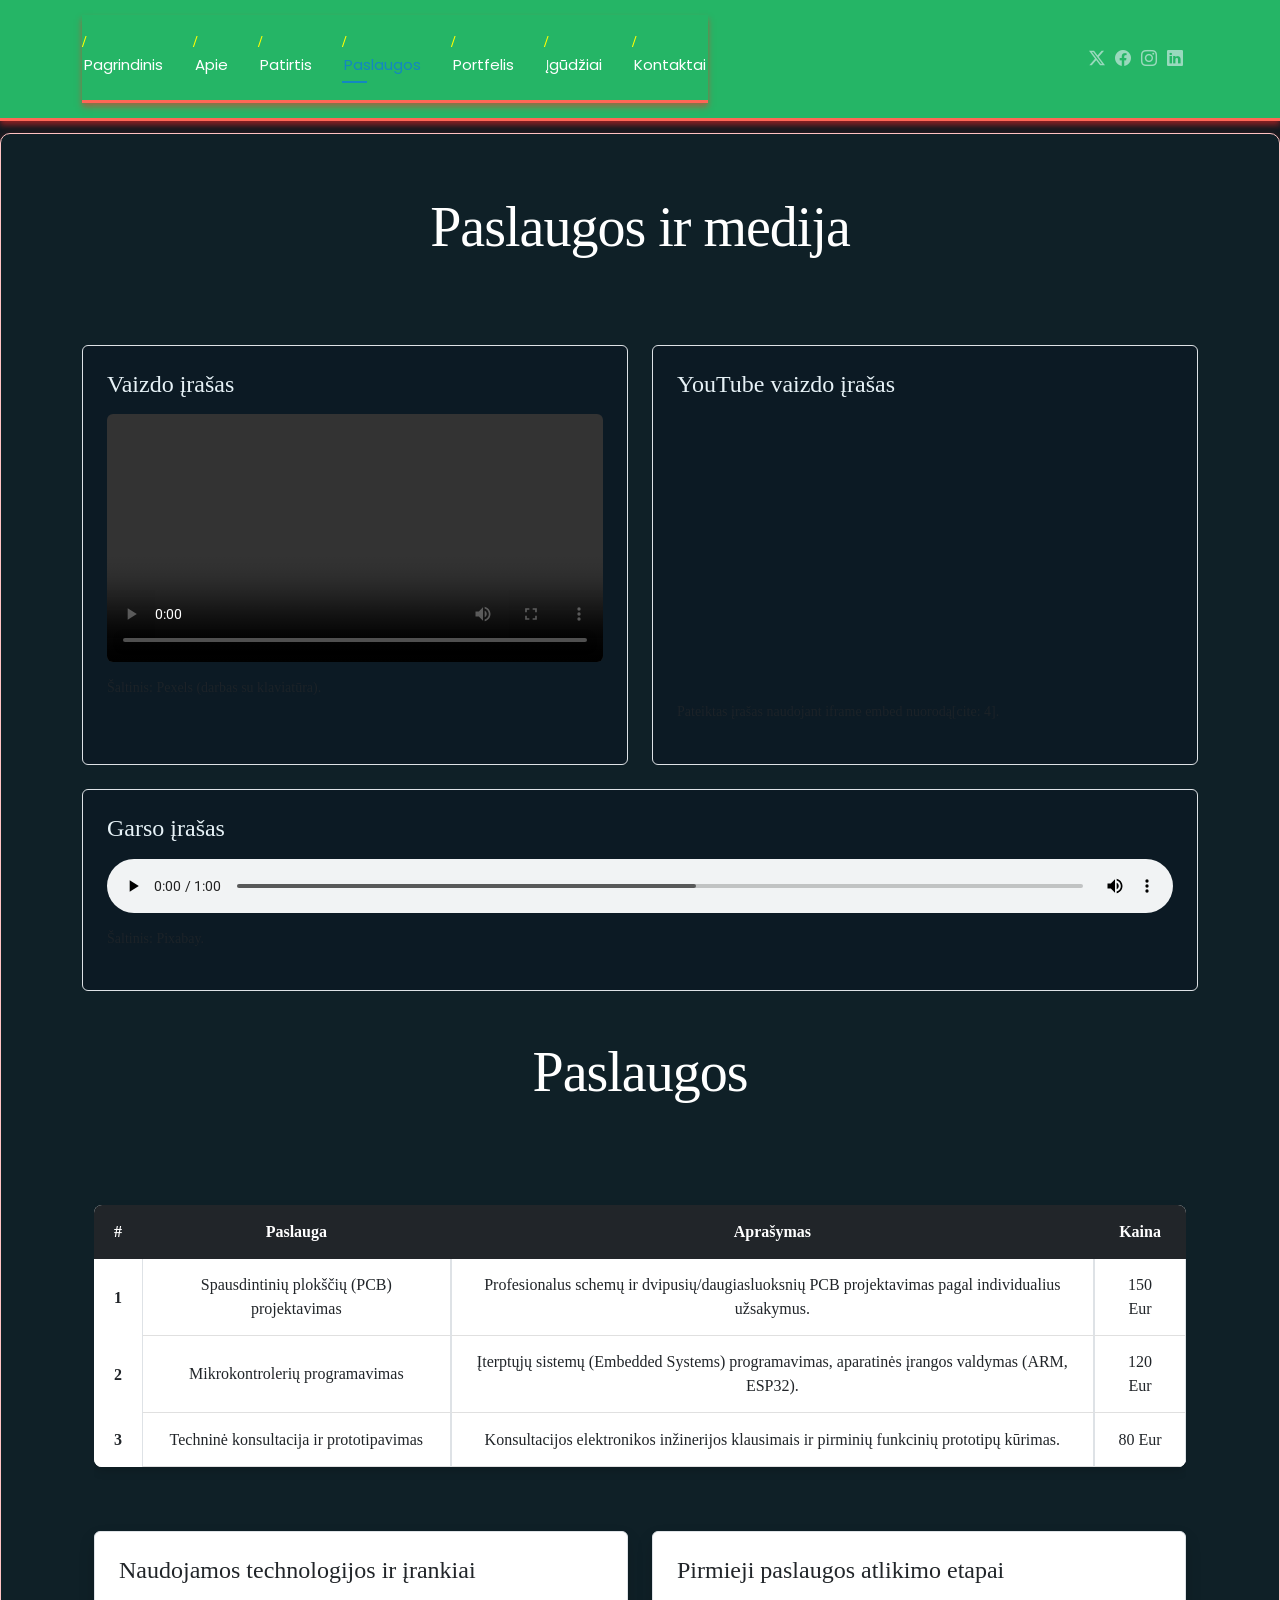
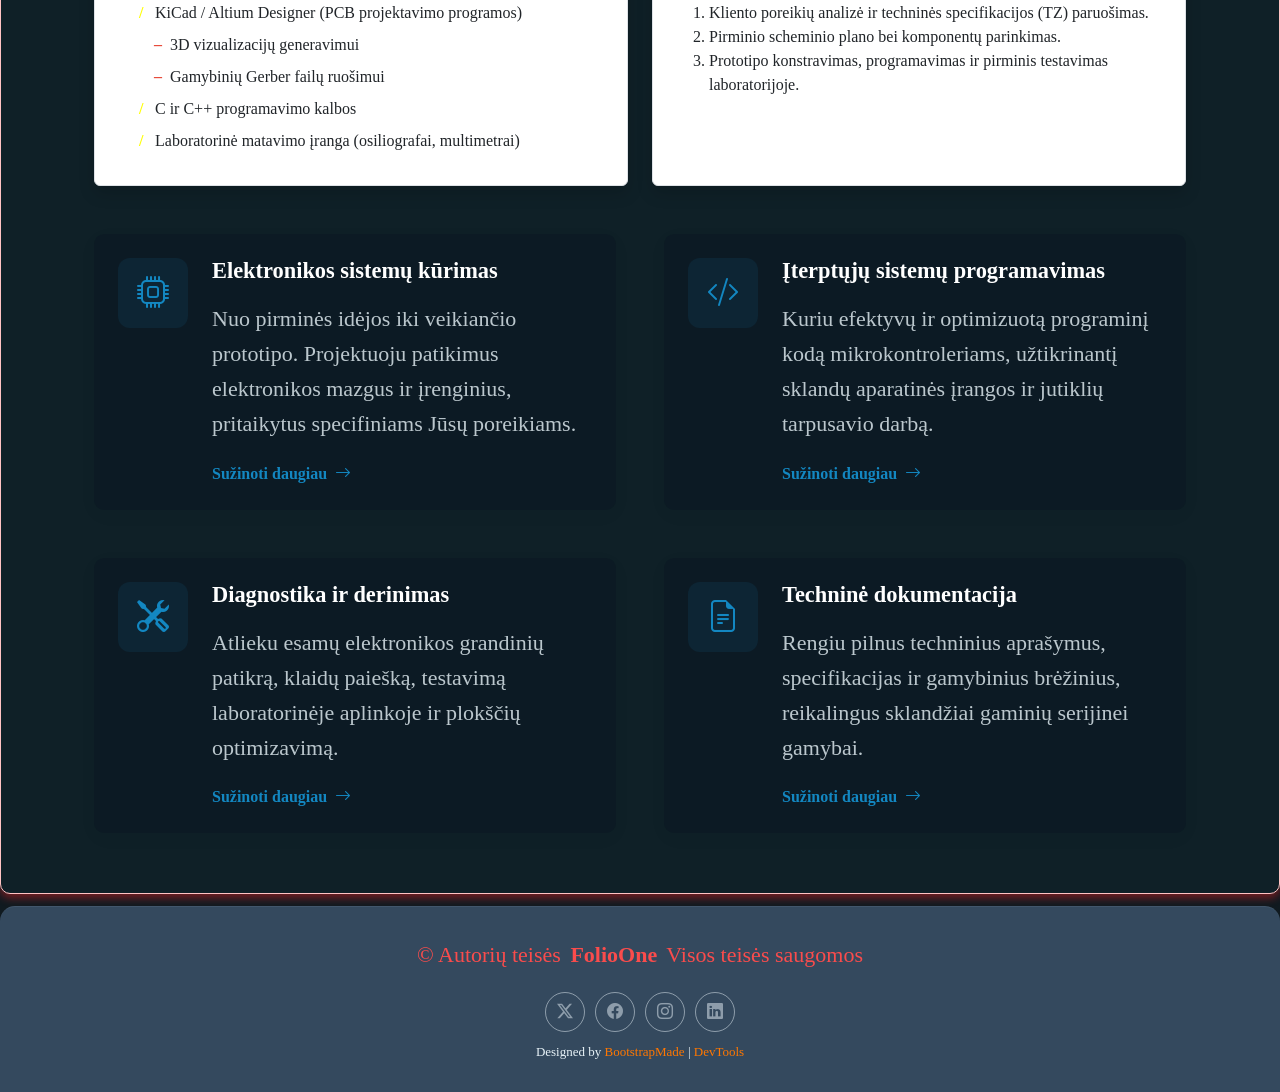
<file: services.html>
<!DOCTYPE html>
<html lang="lt">

<head>
  <meta charset="utf-8">
  <meta content="width=device-width, initial-scale=1.0" name="viewport">
  <title>Paslaugos - Daniel Špakovski</title>
  <meta name="description" content="Danieliaus Špakovskio – elektronikos inžinieriaus ir technologijų specialisto – teikiamos paslaugos, įrankiai ir darbo eigos etapai.">
  <meta name="keywords" content="paslaugos, inžinerija, elektronika, programavimas, PCB, įrankiai, etapas, Daniel Špakovski">

  <!-- Favicons -->
  <link href="assets/img/services/manopikt.jpg" rel="icon">
  <link href="assets/img/services/manopikt.jpg" rel="apple-touch-icon">

  <!-- Fonts -->
  <link href="https://fonts.googleapis.com" rel="preconnect">
  <link href="https://fonts.gstatic.com" rel="preconnect" crossorigin>
  <link href="https://fonts.googleapis.com/css2?family=Roboto:ital,wght@0,100;0,300;0,400;0,500;0,700;0,900;1,100;1,300;1,400;1,500;1,700;1,900&family=Poppins:ital,wght@0,100;0,200;0,300;0,400;0,500;0,600;0,700;0,8₀;₀,9₀;1,1₀;1,2₀;1,3₀;1,4₀;1,5₀;1,6₀;1,7₀;1,8₀;1,9₀&display=swap" rel="stylesheet">

  <!-- Vendor CSS Files -->
  <link href="assets/vendor/bootstrap/css/bootstrap.min.css" rel="stylesheet">
  <link href="assets/vendor/bootstrap-icons/bootstrap-icons.css" rel="stylesheet">
  <link href="assets/vendor/aos/aos.css" rel="stylesheet">
  <link href="assets/vendor/swiper/swiper-bundle.min.css" rel="stylesheet">
  <link href="assets/vendor/glightbox/css/glightbox.min.css" rel="stylesheet">

  <!-- Main CSS File -->
  <link href="assets/css/main.css" rel="stylesheet">
  <link href="assets/css/custom.css" rel="stylesheet">
  <!-- Papildomi stiliai, kad lentelės ir sąrašai būtų visiškai nepermatomi ir gerai skaitomi -->
  <style>
    .custom-readable-box {
      background-color: #ffffff !important;
      color: #212529 !important;
      opacity: 1 !important;
      box-shadow: 0 0.5rem 1rem rgba(0, 0, 0, 0.15);
    }
    .custom-readable-box h3, 
    .custom-readable-box li, 
    .custom-readable-box p {
      color: #212529 !important;
      opacity: 1 !important;
    }
    .table-custom-opaque {
      background-color: #ffffff !important;
      color: #212529 !important;
    }
    .table-custom-opaque th, 
    .table-custom-opaque td {
      color: #212529 !important;
      background-color: #ffffff !important;
      opacity: 1 !important;
    }
    .table-custom-opaque thead th {
      background-color: #212529 !important;
      color: #ffffff !important;
    }
  </style>

  <!-- =======================================================
  * Template Name: FolioOne
  * Template URL: https://bootstrapmade.com/folioone-bootstrap-portfolio-website-template/
  * Updated: Aug 23 2025 with Bootstrap v5.3.7
  * Author: BootstrapMade.com
  * License: https://bootstrapmade.com/license/
  ======================================================== -->
</head>

<body class="services-page">

  <header id="header" class="header d-flex align-items-center light-background sticky-top">
    <div class="container position-relative d-flex align-items-center justify-content-between">

      <nav id="navmenu" class="navmenu">
        <ul>
          <li><a href="index.html">Pagrindinis</a></li>
          <li><a href="about.html">Apie</a></li>
          <li><a href="resume.html">Patirtis</a></li>
          <li><a href="services.html" class="active">Paslaugos</a></li>
          <li><a href="portfolio.html">Portfelis</a></li>
          <li><a href="igudziai.html">Įgūdžiai</a></li>
          <li><a href="contact.html">Kontaktai</a></li>          
        </ul>
        <i class="mobile-nav-toggle d-xl-none bi bi-list"></i>
      </nav>

      <div class="header-social-links">
        <a href="#" class="twitter"><i class="bi bi-twitter-x"></i></a>
        <a href="#" class="facebook"><i class="bi bi-facebook"></i></a>
        <a href="#" class="instagram"><i class="bi bi-instagram"></i></a>
        <a href="#" class="linkedin"><i class="bi bi-linkedin"></i></a>
      </div>

    </div>
  </header>

  <main class="main">

    <!-- Services Section -->
    <section id="services" class="services section">

      <!-- Section Title -->
      <div class="container section-title" data-aos="fade-up">
        <h2>Paslaugos ir medija</h2>
      </div><!-- End Section Title -->

      <div class="container" data-aos="fade-up" data-aos-delay="100">

        <!-- Medijos įrašų skiltis -->
        <div class="row mb-5 g-4">
          
          <!--  Vaizdo įrašas -->
          <div class="col-lg-6" data-aos="fade-up" data-aos-delay="100">
            <div class="p-4 border rounded media-box h-100">
              <h3 class="h4 mb-3">Vaizdo įrašas </h3>
              <video class="w-100 rounded" controls>
                <source src="assets/media/vidosik.mp4" type="video/mp4">
              </video>
              <p class="text-muted small mt-2">Šaltinis: Pexels (darbas su klaviatūra).</p>
            </div>
          </div>

          <!-- YouTube įrašas  -->  
    <div class="col-lg-6" data-aos="fade-up" data-aos-delay="200">
     <div class="p-4 border rounded media-box h-100">
      <h3 class="h4 mb-3">YouTube vaizdo įrašas</h3>
    
    <div class="ratio ratio-16x9">
      <iframe 
      
        src="https://www.youtube.com/embed/BoUVIhtqjAw?si=XKfKwQ-vGONtOd-m" 
        title="YouTube video player" 
        frameborder="0" 
        allow="accelerometer; autoplay; clipboard-write; encrypted-media; gyroscope; picture-in-picture; web-share" 
        referrerpolicy="strict-origin-when-cross-origin"
        allowfullscreen>
      </iframe>
    </div>
    
    <p class="text-muted small mt-2">Pateiktas įrašas naudojant iframe embed nuorodą[cite: 4].</p>
  </div>
</div>

          <!-- (<audio>) -->
          <div class="col-12" data-aos="fade-up" data-aos-delay="300">
            <div class="p-4 border rounded media-box">
              <h3 class="h4 mb-3">Garso įrašas</h3>
              <audio class="w-100" controls>
                <source src="assets/media/tiktok.mp3" type="audio/mpeg">
                
              </audio>
              <p class="text-muted small mt-2">Šaltinis: Pixabay.</p>
            </div>
          </div>

        </div>
        <!-- Medijos pabaiga -->

      <!-- Section Title -->
      <div class="container section-title" data-aos="fade-up">
        <h2>Paslaugos</h2>
      </div><!-- End Section Title -->

      <div class="container" data-aos="fade-up" data-aos-delay="100">

        
        <div class="row mb-5">
          <div class="col-12">
            <div class="table-responsive">
              <table class="table table-bordered align-middle table-custom-opaque">
                <thead>
                  <tr>
                    <th scope="col">#</th>
                    <th scope="col">Paslauga</th>
                    <th scope="col">Aprašymas</th>
                    <th scope="col">Kaina</th>
                  </tr>
                </thead>
                <tbody>
                  <tr>
                    <th scope="row">1</th>
                    <td>Spausdintinių plokščių (PCB) projektavimas</td>
                    <td>Profesionalus schemų ir dvipusių/daugiasluoksnių PCB projektavimas pagal individualius užsakymus.</td>
                    <td>150 Eur</td>
                  </tr>
                  <tr>
                    <th scope="row">2</th>
                    <td>Mikrokontrolerių programavimas</td>
                    <td>Įterptųjų sistemų (Embedded Systems) programavimas, aparatinės įrangos valdymas (ARM, ESP32).</td>
                    <td>120 Eur</td>
                  </tr>
                  <tr>
                    <th scope="row">3</th>
                    <td>Techninė konsultacija ir prototipavimas</td>
                    <td>Konsultacijos elektronikos inžinerijos klausimais ir pirminių funkcinių prototipų kūrimas.</td>
                    <td>80 Eur</td>
                  </tr>
                </tbody>
              </table>
            </div>
          </div>
        </div>
        <!-- Lentelės pabaiga -->

        <!-- Papildomi HTML sąrašai -->
        <div class="row mb-5 g-4">
          <!-- Nenumeruotas sąrašas su technologijomis -->
          <div class="col-md-6" data-aos="fade-up" data-aos-delay="150">
            <div class="p-4 border rounded custom-readable-box h-100">
              <h3 class="h4 mb-3">Naudojamos technologijos ir įrankiai</h3>
              <ul class="mb-0">
                <li>KiCad / Altium Designer (PCB projektavimo programos)
                  <ul class="mt-2">
                    <li>3D vizualizacijų generavimui</li>
                    <li>Gamybinių Gerber failų ruošimui</li>
                  </ul>
                </li>
                <li>C ir C++ programavimo kalbos</li>
                <li>Laboratorinė matavimo įranga (osiliografai, multimetrai)</li>
              </ul>
            </div>
          </div>

          <div class="col-md-6" data-aos="fade-up" data-aos-delay="200">
            <div class="p-4 border rounded custom-readable-box h-100">
              <h3 class="h4 mb-3">Pirmieji paslaugos atlikimo etapai</h3>
              <ol class="mb-0">
                <li>Kliento poreikių analizė ir techninės specifikacijos (TZ) paruošimas.</li>
                <li>Pirminio scheminio plano bei komponentų parinkimas.</li>
                <li>Prototipo konstravimas, programavimas ir pirminis testavimas laboratorijoje.</li>
              </ol>
            </div>
          </div>
        </div>
        <!-- Sąrašų pabaiga -->

        <div class="row justify-content-center g-5">

          <div class="col-md-6" data-aos="fade-right" data-aos-delay="100">
            <div class="service-item">
              <div class="service-icon">
                <i class="bi bi-cpu"></i>
              </div>
              <div class="service-content">
                <h3>Elektronikos sistemų kūrimas</h3>
                <p>Nuo pirminės idėjos iki veikiančio prototipo. Projektuoju patikimus elektronikos mazgus ir įrenginius, pritaikytus specifiniams Jūsų poreikiams.</p>
                <a href="" class="service-link">
                  <span>Sužinoti daugiau</span>
                  <i class="bi bi-arrow-right"></i>
                </a>
              </div>
            </div>
          </div><!-- End Service Item -->

          <div class="col-md-6" data-aos="fade-left" data-aos-delay="100">
            <div class="service-item">
              <div class="service-icon">
                <i class="bi bi-code-slash"></i>
              </div>
              <div class="service-content">
                <h3>Įterptųjų sistemų programavimas</h3>
                <p>Kuriu efektyvų ir optimizuotą programinį kodą mikrokontroleriams, užtikrinantį sklandų aparatinės įrangos ir jutiklių tarpusavio darbą.</p>
                <a href="" class="service-link">
                  <span>Sužinoti daugiau</span>
                  <i class="bi bi-arrow-right"></i>
                </a>
              </div>
            </div>
          </div><!-- End Service Item -->

          <div class="col-md-6" data-aos="fade-right" data-aos-delay="200">
            <div class="service-item">
              <div class="service-icon">
                <i class="bi bi-tools"></i>
              </div>
              <div class="service-content">
                <h3>Diagnostika ir derinimas</h3>
                <p>Atlieku esamų elektronikos grandinių patikrą, klaidų paiešką, testavimą laboratorinėje aplinkoje ir plokščių optimizavimą.</p>
                <a href="" class="service-link">
                  <span>Sužinoti daugiau</span>
                  <i class="bi bi-arrow-right"></i>
                </a>
              </div>
            </div>
          </div><!-- End Service Item -->

          <div class="col-md-6" data-aos="fade-left" data-aos-delay="200">
            <div class="service-item">
              <div class="service-icon">
                <i class="bi bi-file-earmark-text"></i>
              </div>
              <div class="service-content">
                <h3>Techninė dokumentacija</h3>
                <p>Rengiu pilnus techninius aprašymus, specifikacijas ir gamybinius brėžinius, reikalingus sklandžiai gaminių serijinei gamybai.</p>
                <a href="" class="service-link">
                  <span>Sužinoti daugiau</span>
                  <i class="bi bi-arrow-right"></i>
                </a>
              </div>
            </div>
          </div><!-- End Service Item -->

        </div>

      </div>

    </section><!-- /Services Section -->

  </main>

  <footer id="footer" class="footer">

    <div class="container">
      <div class="copyright text-center ">
        <p>© <span>Autorių teisės</span> <strong class="px-1 sitename">FolioOne</strong> <span>Visos teisės saugomos<br></span></p>
      </div>
      <div class="social-links d-flex justify-content-center">
        <a href=""><i class="bi bi-twitter-x"></i></a>
        <a href=""><i class="bi bi-facebook"></i></a>
        <a href=""><i class="bi bi-instagram"></i></a>
        <a href=""><i class="bi bi-linkedin"></i></a>
      </div>
      <div class="credits">
        Designed by <a href="https://bootstrapmade.com/">BootstrapMade</a> | <a href="https://bootstrapmade.com/tools/">DevTools</a>
      </div>
    </div>

  </footer>

  <!-- Scroll Top -->
  <a href="#" id="scroll-top" class="scroll-top d-flex align-items-center justify-content-center"><i class="bi bi-arrow-up-short"></i></a>

  <!-- Preloader -->
  <div id="preloader"></div>

  <!-- Vendor JS Files -->
  <script src="assets/vendor/bootstrap/js/bootstrap.bundle.min.js"></script>
  <script src="assets/vendor/php-email-form/validate.js"></script>
  <script src="assets/vendor/aos/aos.js"></script>
  <script src="assets/vendor/typed.js/typed.umd.js"></script>
  <script src="assets/vendor/waypoints/noframework.waypoints.js"></script>
  <script src="assets/vendor/purecounter/purecounter_vanilla.js"></script>
  <script src="assets/vendor/swiper/swiper-bundle.min.js"></script>
  <script src="assets/vendor/imagesloaded/imagesloaded.pkgd.min.js"></script>
  <script src="assets/vendor/isotope-layout/isotope.pkgd.min.js"></script>
  <script src="assets/vendor/glightbox/js/glightbox.min.js"></script>

  <!-- Main JS File -->
  <script src="assets/js/main.js"></script>

</body>

</html>
</file>
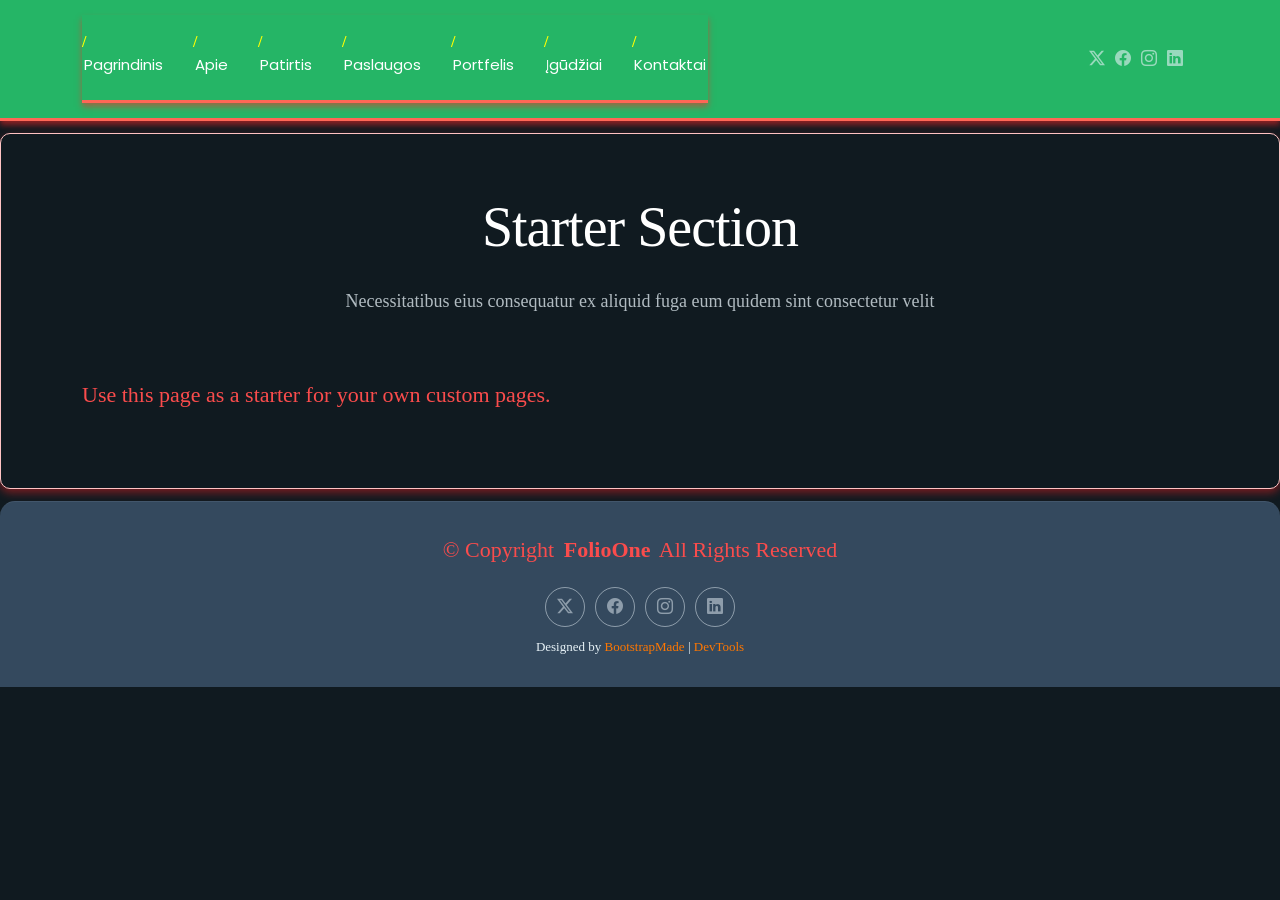
<file: starter-page.html>
<!DOCTYPE html>
<html lang="lt">

<head>
  <meta charset="utf-8">
  <meta content="width=device-width, initial-scale=1.0" name="viewport">
  <title>Startinis puslapis - Mano CV</title>
  <meta name="description" content="">
  <meta name="keywords" content="">

  <!-- Favicons -->
  <link href="assets/img/favicon.png" rel="icon">
  <link href="assets/img/apple-touch-icon.png" rel="apple-touch-icon">

  <!-- Fonts -->
  <link href="https://fonts.googleapis.com" rel="preconnect">
  <link href="https://fonts.gstatic.com" rel="preconnect" crossorigin>
  <link href="https://fonts.googleapis.com/css2?family=Roboto:ital,wght@0,100;0,300;0,400;0,500;0,700;0,900;1,100;1,300;1,400;1,500;1,700;1,900&family=Poppins:ital,wght@0,100;0,200;0,300;0,400;0,500;0,600;0,700;0,800;0,900;1,100;1,200;1,300;1,400;1,500;1,600;1,700;1,800;1,900&family=Raleway:ital,wght@0,100;0,200;0,300;0,400;0,500;0,600;0,700;0,800;0,900;1,100;1,200;1,300;1,400;1,500;1,600;1,700;1,800;1,900&display=swap" rel="stylesheet">

  <!-- Vendor CSS Files -->
  <link href="assets/vendor/bootstrap/css/bootstrap.min.css" rel="stylesheet">
  <link href="assets/vendor/bootstrap-icons/bootstrap-icons.css" rel="stylesheet">
  <link href="assets/vendor/aos/aos.css" rel="stylesheet">
  <link href="assets/vendor/swiper/swiper-bundle.min.css" rel="stylesheet">
  <link href="assets/vendor/glightbox/css/glightbox.min.css" rel="stylesheet">

  <!-- Main CSS File -->
  <link href="assets/css/main.css" rel="stylesheet">
  <link href="assets/css/custom.css" rel="stylesheet">
  <!-- =======================================================
  * Template Name: FolioOne
  * Template URL: https://bootstrapmade.com/folioone-bootstrap-portfolio-website-template/
  * Updated: Aug 23 2025 with Bootstrap v5.3.7
  * Author: BootstrapMade.com
  * License: https://bootstrapmade.com/license/
  ======================================================== -->
</head>

<body class="starter-page-page">

  <header id="header" class="header d-flex align-items-center light-background sticky-top">
    <div class="container position-relative d-flex align-items-center justify-content-between">

      <!-- <a href="index.html" class="logo d-flex align-items-center me-auto me-xl-0">
      <img src="assets/img/logo.webp" alt="">
      <h1 class="sitename">FolioOne</h1> 
    </a> -->

      <nav id="navmenu" class="navmenu">
        <ul>
          <li><a href="index.html">Pagrindinis</a></li>
          <li><a href="about.html">Apie</a></li>
          <li><a href="resume.html">Patirtis</a></li>
          <li><a href="services.html">Paslaugos</a></li>
          <li><a href="portfolio.html">Portfelis</a></li>
          <li><a href="igudziai.html">Įgūdžiai</a></li>
          <li><a href="contact.html">Kontaktai</a></li>          
        </ul>
        <i class="mobile-nav-toggle d-xl-none bi bi-list"></i>
      </nav>

      <div class="header-social-links">
        <a href="#" class="twitter"><i class="bi bi-twitter-x"></i></a>
        <a href="#" class="facebook"><i class="bi bi-facebook"></i></a>
        <a href="#" class="instagram"><i class="bi bi-instagram"></i></a>
        <a href="#" class="linkedin"><i class="bi bi-linkedin"></i></a>
      </div>

    </div>
  </header>

  <main class="main">

    <!-- Starter Section Section -->
    <section id="starter-section" class="starter-section section">

      <!-- Section Title -->
      <div class="container section-title" data-aos="fade-up">
        <h2>Starter Section</h2>
        <p>Necessitatibus eius consequatur ex aliquid fuga eum quidem sint consectetur velit</p>
      </div><!-- End Section Title -->

      <div class="container" data-aos="fade-up">
        <p>Use this page as a starter for your own custom pages.</p>
      </div>

    </section><!-- /Starter Section Section -->

  </main>

  <footer id="footer" class="footer">

    <div class="container">
      <div class="copyright text-center ">
        <p>© <span>Copyright</span> <strong class="px-1 sitename">FolioOne</strong> <span>All Rights Reserved<br></span></p>
      </div>
      <div class="social-links d-flex justify-content-center">
        <a href=""><i class="bi bi-twitter-x"></i></a>
        <a href=""><i class="bi bi-facebook"></i></a>
        <a href=""><i class="bi bi-instagram"></i></a>
        <a href=""><i class="bi bi-linkedin"></i></a>
      </div>
      <div class="credits">
        <!-- All the links in the footer should remain intact. -->
        <!-- You can delete the links only if you've purchased the pro version. -->
        <!-- Licensing information: https://bootstrapmade.com/license/ -->
        <!-- Purchase the pro version with working PHP/AJAX contact form: [buy-url] -->
        Designed by <a href="https://bootstrapmade.com/">BootstrapMade</a> | <a href="https://bootstrapmade.com/tools/">DevTools</a>
      </div>
    </div>

  </footer>

  <!-- Scroll Top -->
  <a href="#" id="scroll-top" class="scroll-top d-flex align-items-center justify-content-center"><i class="bi bi-arrow-up-short"></i></a>

  <!-- Preloader -->
  <div id="preloader"></div>

  <!-- Vendor JS Files -->
  <script src="assets/vendor/bootstrap/js/bootstrap.bundle.min.js"></script>
  <script src="assets/vendor/php-email-form/validate.js"></script>
  <script src="assets/vendor/aos/aos.js"></script>
  <script src="assets/vendor/typed.js/typed.umd.js"></script>
  <script src="assets/vendor/waypoints/noframework.waypoints.js"></script>
  <script src="assets/vendor/purecounter/purecounter_vanilla.js"></script>
  <script src="assets/vendor/swiper/swiper-bundle.min.js"></script>
  <script src="assets/vendor/imagesloaded/imagesloaded.pkgd.min.js"></script>
  <script src="assets/vendor/isotope-layout/isotope.pkgd.min.js"></script>
  <script src="assets/vendor/glightbox/js/glightbox.min.js"></script>

  <!-- Main JS File -->
  <script src="assets/js/main.js"></script>

</body>

</html>
</file>
<file: assets/css/custom.css>
/*sriftai*/
body,h1, h2, h3, h4, h5, h6, button {
  font-family: 'Times New Roman', serif; 
}

/*antraščių (<h1-<h6>) stilius, dydis, storis, spalva */
h1 {
  font-size: 36px;
  font-weight: bold;
  color: #edf2f6;
}
h2 {
  font-size: 28px;
  font-weight: 600;
  color: #16a085;
}
h3 {
  font-size: 22px;
  font-weight: 666;
  color: #35c471;
}
h4 {
  font-size: 28px;
  font-weight: 500;
  color: #92b1d1;
}
h5 {
  font-size: 28px;
  font-weight: 600;
  color: #16a085;
}
h6 {
  font-size: 22px;
  font-weight: 667;
  color: #ff2dd5;
}
/* pastraipų (<p>) stilius (dydis, spalva, eilutės aukštis) */
p {
  font-size: 22px;
  color: hsl(0, 95%, 64%);
  line-height: 1.6; 
}

/* a. Mygtukų ir jų pseudo-klasių stiliai */
button, .btn {
  background-color: #37afff; /* Pradinė mygtuko spalva */
  color: #d4d492;            /* Teksto spalva */
  padding: 10px 20px;
  border: none;
  border-radius: 7px;
  cursor: pointer;
  transition: background-color 0.4s ease;
}

/* Kai užeidinėjama pele ant mygtuko */
button:hover, .btn:hover {
  background-color: #1a5a86; }

/* Kai mygtukas paspaudžiamas */
button:active, .btn:active {
  background-color: #01263e; 
}


/* b. Nuorodų (linkų) stiliai */
a {
  color: #ff7700;          /* Nuorodos spalva */
  text-decoration: none;   /* Pašalina apatinį brūkšnį */
}

a:hover {
  color: #fedc01;          /* Spalva užvedus pelę ant nuorodos */
  text-decoration: underline; /* Užvedus parodo brūkšnį */
}

/* a. Tarpu (Margin ir Padding) keitimas sekcijoms „Apie“, „Patirtis“, „Atlikti darbai“ */
.about-section {
  padding: 70px 27px;   
  margin-bottom: 42px;  /* Išorinis tarpas apačioje iki kitos sekcijos */
}

.resume-item {
  background-color: #00679380;
  border: 1px solid #fcaf34c2;
  border-radius: 8px;
  box-shadow: 0 4px 8px rgba(245, 42, 42, 0.378);
  padding: 25px;
  margin-bottom: 30px;
}
.portfolio-item {
  padding: 56px 28px;
  margin-bottom: 42px;
}

/* b. Turinio blokų išvaizdos tobulinimas */
#card, .content-block, section {
  background-color: #01c8e2;
  border: 1px solid #ffc3c3;        
  border-radius: 10px;                
  box-shadow: 0 4px 8px rgba(251, 35, 35, 0.436); 
  padding: 27px;
  margin: 12px 0;
}
/* 1 komponentas: Navigacijos juosta */
 #header, #navmenu {
  background-color: #25b566;         
  border-bottom: 3px solid #ff6756;  
  box-shadow: 0 4px 6px rgba(255, 39, 39, 0.525); 
}

/* 2 komponentas: Puslapio apačia  */
#footer {
  background-color: #34495e;         
  padding: 30px 0;                  
  border-top-left-radius: 15px;      
  border-top-right-radius: 15px;     
}
/* a. Nenumeruoto sąrašo išvaizdos keitimas */
ul {
  list-style-type: none; 
  padding-left: 20px;
}

ul li {
  position: relative;
  margin-bottom: 8px;
}

ul li::before {
  content: "/"; 
  color: #ffff02; 
  font-weight: 667;
  display: inline-block;
  width: 1em;
  margin-left: 0em;
}

/* b. Atskiras stilius įdėtiniam sąrašui */
ul ul {
  margin-top: 5px;
  padding-left: 15px;
}

ul ul li::before {
  content: "–"; 
  color: #e74c3c; 
}
/* Pagrindinis lentelės rėmelis ir plotis */
.custom-table, table.table {
  width: 100%;
  border-collapse: separate;
  border-spacing: 0;
  background-color: #ffffff;
  border-radius: 8px; /* Užapvalinti lentelės kampai */
  overflow: hidden;
  box-shadow: 0 4px 10px rgba(0, 0, 0, 0.15); /* Švelnus šešėlis aplink lentelę */
  margin-top: 15px;
}

.custom-table th, table.table th {
  background-color: #1e3f20; 
  color: #ffffff;            
  padding: 15px 20px;       
  text-align: center;        
  font-size: 16px;
  font-weight: 600;
  border: none;
}

/* c. Duomenų langelių stiliai ir tarpai */
.custom-table td, table.table td {
  padding: 14px 20px;       
  text-align: center;        
  color: #333333;
  border-bottom: 1px solid #e0e0e0;
}


.custom-table tbody tr:nth-child(even), table.table tbody tr:nth-child(even) {
  background-color: #22e653; /* Švelnus kitos eilutės atspalvis */
}

.custom-table tbody tr:hover, table.table tbody tr:hover {
  background-color: #e2ede5; 
  transition: background-color 0.2s ease;
}
/* Naujos skilties išdėstymas */
.skill-kanban-section {
  padding-top: 30px;
  padding-bottom: 60px;
}

/* XP, lygio ir rango sritis */
.kanban-top-panel {
  background-color: #0b3b4c;
  border: 1px solid rgba(255, 255, 255, 0.14);
  border-radius: 12px;
  padding: 22px;
  margin-bottom: 20px;
  color: #ffffff;
}

.xp-info-grid {
  display: grid;
  grid-template-columns: repeat(3, minmax(0, 1fr));
  gap: 16px;
  margin-bottom: 20px;
}

.xp-stat-card {
  display: flex;
  flex-direction: column;
  gap: 6px;
  background-color: rgba(255, 255, 255, 0.06);
  border-radius: 8px;
  padding: 14px 16px;
}

.xp-label {
  font-size: 13px;
  opacity: 0.85;
}

.xp-value {
  font-size: 20px;
  font-weight: 700;
}

/* Progreso juosta */
.xp-progress-header {
  display: flex;
  justify-content: space-between;
  align-items: center;
  gap: 12px;
  font-size: 14px;
  margin-bottom: 8px;
}

.xp-progress-track {
  width: 100%;
  height: 14px;
  background-color: rgba(255, 255, 255, 0.16);
  border-radius: 999px;
  overflow: hidden;
}

.xp-progress-fill {
  height: 100%;
  background: linear-gradient(90deg, #2ecc71, #27ae60);
  border-radius: 999px;
  transition: width 0.3s ease;
}

/* Įgūdžių pažangos statistikos sritis */
.kanban-stats-bar {
  display: flex;
  flex-wrap: wrap;
  gap: 12px;
  margin-bottom: 24px;
}

.stat-pill {
  display: inline-flex;
  align-items: center;
  gap: 8px;
  padding: 10px 16px;
  border-radius: 8px;
  background-color: #132933;
  color: #ffffff;
  border: 1px solid rgba(255, 255, 255, 0.12);
  font-size: 14px;
}

/* Kanban lenta (3 kategorijos) */
.kanban-board {
  display: grid;
  grid-template-columns: repeat(3, minmax(0, 1fr));
  gap: 20px;
  align-items: start;
}

.kanban-column {
  background-color: #0e242e;
  border: 1px solid rgba(255, 255, 255, 0.12);
  border-radius: 12px;
  padding: 16px;
  color: #ffffff;
}

.kanban-column-header {
  display: flex;
  justify-content: space-between;
  align-items: center;
  padding-bottom: 12px;
  margin-bottom: 14px;
  border-bottom: 1px solid rgba(255, 255, 255, 0.14);
}

.kanban-column-header h3 {
  margin: 0;
  font-size: 18px;
  color: #ffffff;
}

.column-count {
  display: inline-flex;
  align-items: center;
  justify-content: center;
  min-width: 28px;
  height: 28px;
  padding: 0 8px;
  border-radius: 999px;
  background-color: rgba(255, 255, 255, 0.14);
  font-size: 13px;
  font-weight: 600;
}

/* Įgūdžių kortelės */
.kanban-cards {
  display: flex;
  flex-direction: column;
  gap: 12px;
}

.skill-kanban-card {
  background-color: #ffffff;
  color: #1c2833;
  border-radius: 10px;
  padding: 14px 16px;
  border-left: 4px solid #3498db;
  box-shadow: 0 4px 10px rgba(0, 0, 0, 0.12);
}

.skill-kanban-card.is-completed {
  border-left-color: #27ae60;
}

.skill-card-top {
  display: flex;
  justify-content: space-between;
  align-items: flex-start;
  gap: 10px;
  margin-bottom: 8px;
}

.skill-name {
  margin: 0;
  font-size: 15px;
  font-weight: 600;
  color: #1c2833;
}

.skill-xp {
  flex-shrink: 0;
  padding: 3px 9px;
  border-radius: 999px;
  background-color: #eaf4fc;
  color: #1f618d;
  font-size: 12px;
  font-weight: 700;
}

.skill-status {
  margin: 0;
  font-size: 13px;
  color: #4a5568;
}

/* Mažesniems ekranams */
@media (max-width: 991px) {
  .kanban-board,
  .xp-info-grid {
    grid-template-columns: 1fr;
  }
}
/* Aštresnis ir ryškiau matomas animuotas gradientas „Paslaugų“ skiltyje */
#services.services.section {
  background: linear-gradient(
    135deg,
    #0f2027 0%,
    #0f2027 30%,
    #00b4d8 32%,
    #0077b6 65%,
    #48cae4 68%,
    #0f2027 100%
  );
  background-size: 350% 350%;
  animation: paslauguAstrusGradientas 7s ease-in-out infinite;
  position: relative;
}

#services.services.section > .container {
  position: relative;
  z-index: 1;
}

/* Pusiau permatomas fonas, kad gradientas šviestų ir per korteles, bet tekstas liktų įskaitomas */
#services .media-box,
#services .service-item {
  background-color: rgba(10, 22, 34, 0.55);
  border-radius: 10px;
}

#services .service-item {
  padding: 24px;
}

@keyframes paslauguAstrusGradientas {
  0% {
    background-position: 0% 20%;
  }
  50% {
    background-position: 100% 80%;
  }
  100% {
    background-position: 0% 20%;
  }
}
/* CSS figūros ir animacijos „Apie“ skiltyje */
#about.about.section {
  position: relative;
  overflow: hidden;
}

.about-shapes-wrapper {
  position: relative;
  width: 100%;
  min-height: 140px;
  pointer-events: none;
  z-index: 1;
}

/* 1 figūra: Apskritimas  */
.about-circle {
  position: absolute;
  top: 16px;
  right: 24px;
  width: 92px;
  height: 92px;
  border-radius: 50%;
  background-color: rgba(13, 110, 253, 0.25);
  border: 5px solid #0d6efd;
  animation: figurosDidejimas2x 4.5s ease-in-out infinite;
}

/* 2 figūra: Trikampis  */
.about-triangle {
  position: absolute;
  bottom: 16px;
  left: 24px;
  width: 0;
  height: 0;
  border-left: 48px solid transparent;
  border-right: 48px solid transparent;
  border-bottom: 84px solid #198754;
  opacity: 0.85;
  animation: figurosSukimasis2x 7s linear infinite;
}

@keyframes figurosDidejimas2x {
  0%, 100% {
    transform: scale(1) translateY(0);
  }
  50% {
    transform: scale(1.25) translateY(-10px);
  }
}

@keyframes figurosSukimasis2x {
  0% {
    transform: rotate(0deg);
  }
  100% {
    transform: rotate(360deg);
  }
}
 /* Kontaktų formos vientisumo ir išdėstymo stiliai */
.cv-contact-form {
  display: flex;
  flex-direction: column;
  gap: 18px;
  background-color: #ffffff;
  color: #1f2937;
  padding: 28px;
  border-radius: 12px;
  box-shadow: 0 8px 24px rgba(0, 0, 0, 0.12);
}

.form-row-grid {
  display: grid;
  grid-template-columns: repeat(2, minmax(0, 1fr));
  gap: 16px;
}

.form-group-item {
  display: flex;
  flex-direction: column;
  gap: 6px;
}

.form-group-item label,
.rating-header label {
  font-weight: 600;
  font-size: 14px;
  color: #1f2937;
}

.form-group-item input {
  width: 100%;
  padding: 10px 14px;
  border: 1px solid #cbd5e1;
  border-radius: 8px;
  font-size: 15px;
  color: #1f2937;
  background-color: #f8fafc;
}

.form-group-item input:focus {
  outline: none;
  border-color: #0d6efd;
  background-color: #ffffff;
}

/* 3 vertinimo klausimų blokas */
.rating-questions-box {
  display: flex;
  flex-direction: column;
  gap: 14px;
  padding: 18px;
  border-radius: 10px;
  background-color: #f1f5f9;
  border: 1px solid #e2e8f0;
}

.rating-questions-box h3 {
  margin: 0 0 4px 0;
  font-size: 17px;
  color: #0f172a;
}

.rating-item {
  display: flex;
  flex-direction: column;
  gap: 6px;
}

.rating-header {
  display: flex;
  justify-content: space-between;
  align-items: center;
  gap: 12px;
}

.rating-badge {
  display: inline-flex;
  align-items: center;
  justify-content: center;
  min-width: 30px;
  height: 26px;
  padding: 0 8px;
  border-radius: 999px;
  background-color: #0d6efd;
  color: #ffffff;
  font-size: 13px;
  font-weight: 700;
}

.rating-item input[type="range"] {
  width: 100%;
  cursor: pointer;
}

/* Mygtukas „Siųsti“ */
.form-actions {
  display: flex;
  justify-content: flex-start;
}

.btn-submit-form {
  padding: 12px 28px;
  border: none;
  border-radius: 8px;
  background-color: #0d6efd;
  color: #ffffff;
  font-size: 15px;
  font-weight: 600;
  cursor: pointer;
  transition: background-color 0.2s ease, opacity 0.2s ease;
}

.btn-submit-form:hover:not(:disabled) {
  background-color: #0b5ed7;
}

.btn-submit-form:disabled {
  background-color: #94a3b8;
  opacity: 0.65;
  cursor: not-allowed;
}

/* Rezultatų atvaizdavimo blokas */
.form-result-box {
  display: none;
  margin-top: 8px;
  padding: 18px;
  border-radius: 10px;
  background-color: #eef2e6;
  border: 1px solid #cbd5c0;
  color: #1f2937;
}

.form-result-box.is-visible {
  display: block;
}

.form-result-list {
  font-style: italic;
  line-height: 1.65;
}

.form-result-list a {
  color: #0d6efd;
  text-decoration: underline;
}

.form-average-line {
  margin-top: 12px;
  padding-top: 10px;
  border-top: 1px solid rgba(31, 41, 55, 0.2);
  font-style: italic;
  font-weight: 700;
}

@media (max-width: 767px) {
  .form-row-grid {
    grid-template-columns: 1fr;
  }
}
</file>
<file: assets/css/main.css>
/**
* Template Name: FolioOne
* Template URL: https://bootstrapmade.com/folioone-bootstrap-portfolio-website-template/
* Updated: Aug 23 2025 with Bootstrap v5.3.7
* Author: BootstrapMade.com
* License: https://bootstrapmade.com/license/
*/

/*--------------------------------------------------------------
# Font & Color Variables
# Help: https://bootstrapmade.com/color-system/
--------------------------------------------------------------*/
/* Fonts */
:root {
  --default-font: "Roboto",  system-ui, -apple-system, "Segoe UI", Roboto, "Helvetica Neue", Arial, "Noto Sans", "Liberation Sans", sans-serif, "Apple Color Emoji", "Segoe UI Emoji", "Segoe UI Symbol", "Noto Color Emoji";
  --heading-font: "Raleway",  sans-serif;
  --nav-font: "Poppins",  sans-serif;
}

/* Global Colors - The following color variables are used throughout the website. Updating them here will change the color scheme of the entire website */
:root { 
  --background-color: #101a20; /* Background color for the entire website, including individual sections */
  --default-color: #e7f2f7; /* Default color used for the majority of the text content across the entire website */
  --heading-color: #ffffff; /* Color for headings, subheadings and title throughout the website */
  --accent-color: #1387c1; /* Accent color that represents your brand on the website. It's used for buttons, links, and other elements that need to stand out */
  --surface-color: #141f26; /* The surface color is used as a background of boxed elements within sections, such as cards, icon boxes, or other elements that require a visual separation from the global background. */
  --contrast-color: #ffffff; /* Contrast color for text, ensuring readability against backgrounds of accent, heading, or default colors. */
}

/* Nav Menu Colors - The following color variables are used specifically for the navigation menu. They are separate from the global colors to allow for more customization options */
:root {
  --nav-color: #ffffff;  /* The default color of the main navmenu links */
  --nav-hover-color: #1387c1; /* Applied to main navmenu links when they are hovered over or active */
  --nav-mobile-background-color: #213642; /* Used as the background color for mobile navigation menu */
  --nav-dropdown-background-color: #051117; /* Used as the background color for dropdown items that appear when hovering over primary navigation items */
  --nav-dropdown-color: #e7f2f7; /* Used for navigation links of the dropdown items in the navigation menu. */
  --nav-dropdown-hover-color: #1387c1; /* Similar to --nav-hover-color, this color is applied to dropdown navigation links when they are hovered over. */
}

/* Color Presets - These classes override global colors when applied to any section or element, providing reuse of the sam color scheme. */

.light-background {
  --background-color: #142027;
  --surface-color: #325264;
}

.dark-background {
  --background-color: #0b1419;
  --default-color: #ffffff;
  --heading-color: #ffffff;
  --surface-color: #252525;
  --contrast-color: #ffffff;
}

/* Smooth scroll */
:root {
  scroll-behavior: smooth;
}

/*--------------------------------------------------------------
# General Styling & Shared Classes
--------------------------------------------------------------*/
body {
  color: var(--default-color);
  background-color: var(--background-color);
  font-family: var(--default-font);
}

a {
  color: var(--accent-color);
  text-decoration: none;
  transition: 0.3s;
}

a:hover {
  color: color-mix(in srgb, var(--accent-color), transparent 25%);
  text-decoration: none;
}

h1,
h2,
h3,
h4,
h5,
h6 {
  color: var(--heading-color);
  font-family: var(--heading-font);
}

/* PHP Email Form Messages
------------------------------*/
.php-email-form .error-message {
  display: none;
  background: #df1529;
  color: #ffffff;
  text-align: left;
  padding: 15px;
  margin-bottom: 24px;
  font-weight: 600;
}

.php-email-form .sent-message {
  display: none;
  color: #ffffff;
  background: #059652;
  text-align: center;
  padding: 15px;
  margin-bottom: 24px;
  font-weight: 600;
}

.php-email-form .loading {
  display: none;
  background: var(--surface-color);
  text-align: center;
  padding: 15px;
  margin-bottom: 24px;
}

.php-email-form .loading:before {
  content: "";
  display: inline-block;
  border-radius: 50%;
  width: 24px;
  height: 24px;
  margin: 0 10px -6px 0;
  border: 3px solid var(--accent-color);
  border-top-color: var(--surface-color);
  animation: php-email-form-loading 1s linear infinite;
}

@keyframes php-email-form-loading {
  0% {
    transform: rotate(0deg);
  }

  100% {
    transform: rotate(360deg);
  }
}

/*--------------------------------------------------------------
# Global Header
--------------------------------------------------------------*/
.header {
  --background-color: rgba(255, 255, 255, 0);
  color: var(--default-color);
  background-color: var(--background-color);
  padding: 15px 0;
  transition: all 0.5s;
  z-index: 997;
  border-bottom: 1px solid color-mix(in srgb, var(--default-color), transparent 92%);
}

.header .logo {
  line-height: 1;
}

.header .logo img {
  max-height: 36px;
  margin-right: 8px;
}

.header .logo h1 {
  font-size: 32px;
  margin: 0;
  font-weight: 400;
  color: var(--heading-color);
}

.header .header-social-links {
  padding-right: 15px;
}

.header .header-social-links a {
  color: color-mix(in srgb, var(--default-color), transparent 40%);
  padding-left: 6px;
  display: inline-block;
  transition: 0.3s;
  font-size: 16px;
}

.header .header-social-links a:hover {
  color: var(--default-color);
}

.header .header-social-links a i {
  line-height: 0px;
}

@media (max-width: 1200px) {
  .header .logo {
    order: 1;
  }

  .header .header-social-links {
    order: 2;
  }

  .header .navmenu {
    order: 3;
  }
}

/* Global Header on Scroll
------------------------------*/
.scrolled .header {
  --background-color: rgba(16, 26, 32, 0.9);
}

/*--------------------------------------------------------------
# Navigation Menu
--------------------------------------------------------------*/
/* Desktop Navigation */
@media (min-width: 1200px) {
  .navmenu {
    padding: 0;
  }

  .navmenu ul {
    margin: 0;
    padding: 0;
    display: flex;
    list-style: none;
    align-items: center;
  }

  .navmenu li {
    position: relative;
  }

  .navmenu>ul>li {
    white-space: nowrap;
    padding: 15px 28px 15px 0;
  }

  .navmenu>ul>li:last-child {
    padding-right: 0;
  }

  .navmenu a,
  .navmenu a:focus {
    color: var(--nav-color);
    font-size: 15px;
    padding: 0 2px;
    font-family: var(--nav-font);
    font-weight: 400;
    display: flex;
    align-items: center;
    justify-content: space-between;
    white-space: nowrap;
    transition: 0.3s;
    position: relative;
  }

  .navmenu a i,
  .navmenu a:focus i {
    font-size: 12px;
    line-height: 0;
    margin-left: 5px;
    transition: 0.3s;
  }

  .navmenu>ul>li>a:before {
    content: "";
    position: absolute;
    height: 2px;
    bottom: -6px;
    left: 0;
    background-color: var(--nav-hover-color);
    visibility: hidden;
    width: 0px;
    transition: all 0.3s ease-in-out 0s;
  }

  .navmenu a:hover:before,
  .navmenu li:hover>a:before,
  .navmenu .active:before {
    visibility: visible;
    width: 25px;
  }

  .navmenu li:hover>a,
  .navmenu .active,
  .navmenu .active:focus {
    color: var(--nav-hover-color);
  }

  .navmenu .dropdown ul {
    margin: 0;
    padding: 10px 0;
    background: var(--nav-dropdown-background-color);
    display: block;
    position: absolute;
    visibility: hidden;
    left: -5px;
    top: 130%;
    opacity: 0;
    transition: 0.3s;
    border-radius: 4px;
    z-index: 99;
    box-shadow: 0px 0px 30px rgba(0, 0, 0, 0.1);
  }

  .navmenu .dropdown ul li {
    min-width: 200px;
  }

  .navmenu .dropdown ul a {
    padding: 10px 20px;
    font-size: 15px;
    text-transform: none;
    color: var(--nav-dropdown-color);
  }

  .navmenu .dropdown ul a i {
    font-size: 12px;
  }

  .navmenu .dropdown ul a:hover,
  .navmenu .dropdown ul .active:hover,
  .navmenu .dropdown ul li:hover>a {
    color: var(--nav-dropdown-hover-color);
  }

  .navmenu .dropdown:hover>ul {
    opacity: 1;
    top: 100%;
    visibility: visible;
  }

  .navmenu .dropdown .dropdown ul {
    top: 0;
    left: -90%;
    visibility: hidden;
  }

  .navmenu .dropdown .dropdown:hover>ul {
    opacity: 1;
    top: 0;
    left: -100%;
    visibility: visible;
  }
}

/* Mobile Navigation */
@media (max-width: 1199px) {
  .mobile-nav-toggle {
    color: var(--nav-color);
    font-size: 28px;
    line-height: 0;
    margin-right: 10px;
    cursor: pointer;
    transition: color 0.3s;
  }

  .navmenu {
    padding: 0;
    z-index: 9997;
  }

  .navmenu ul {
    display: none;
    list-style: none;
    position: absolute;
    inset: 60px 20px 20px 20px;
    padding: 10px 0;
    margin: 0;
    border-radius: 6px;
    background-color: var(--nav-mobile-background-color);
    border: 1px solid color-mix(in srgb, var(--default-color), transparent 90%);
    box-shadow: none;
    overflow-y: auto;
    transition: 0.3s;
    z-index: 9998;
  }

  .navmenu a,
  .navmenu a:focus {
    color: var(--nav-dropdown-color);
    padding: 10px 20px;
    font-family: var(--nav-font);
    font-size: 17px;
    font-weight: 500;
    display: flex;
    align-items: center;
    justify-content: space-between;
    white-space: nowrap;
    transition: 0.3s;
  }

  .navmenu a i,
  .navmenu a:focus i {
    font-size: 12px;
    line-height: 0;
    margin-left: 5px;
    width: 30px;
    height: 30px;
    display: flex;
    align-items: center;
    justify-content: center;
    border-radius: 50%;
    transition: 0.3s;
    background-color: color-mix(in srgb, var(--accent-color), transparent 90%);
  }

  .navmenu a i:hover,
  .navmenu a:focus i:hover {
    background-color: var(--accent-color);
    color: var(--contrast-color);
  }

  .navmenu a:hover,
  .navmenu .active,
  .navmenu .active:focus {
    color: var(--nav-dropdown-hover-color);
  }

  .navmenu .active i,
  .navmenu .active:focus i {
    background-color: var(--accent-color);
    color: var(--contrast-color);
    transform: rotate(180deg);
  }

  .navmenu .dropdown ul {
    position: static;
    display: none;
    z-index: 99;
    padding: 10px 0;
    margin: 10px 20px;
    background-color: var(--nav-dropdown-background-color);
    transition: all 0.5s ease-in-out;
  }

  .navmenu .dropdown ul ul {
    background-color: rgba(33, 37, 41, 0.1);
  }

  .navmenu .dropdown>.dropdown-active {
    display: block;
    background-color: rgba(33, 37, 41, 0.03);
  }

  .mobile-nav-active {
    overflow: hidden;
  }

  .mobile-nav-active .mobile-nav-toggle {
    color: #fff;
    position: absolute;
    font-size: 32px;
    top: 15px;
    right: 15px;
    margin-right: 0;
    z-index: 9999;
  }

  .mobile-nav-active .navmenu {
    position: fixed;
    overflow: hidden;
    inset: 0;
    background: rgba(33, 37, 41, 0.8);
    transition: 0.3s;
  }

  .mobile-nav-active .navmenu>ul {
    display: block;
  }
}

/*--------------------------------------------------------------
# Global Footer
--------------------------------------------------------------*/
.footer {
  color: var(--default-color);
  background-color: var(--background-color);
  font-size: 14px;
  padding: 40px 0;
  position: relative;
  border-top: 1px solid color-mix(in srgb, var(--default-color), transparent 92%);
}

.footer .copyright p {
  margin-bottom: 0;
}

.footer .social-links {
  margin-top: 20px;
}

.footer .social-links a {
  display: flex;
  align-items: center;
  justify-content: center;
  width: 40px;
  height: 40px;
  border-radius: 50%;
  border: 1px solid color-mix(in srgb, var(--default-color), transparent 50%);
  font-size: 16px;
  color: color-mix(in srgb, var(--default-color), transparent 50%);
  margin: 0 5px;
  transition: 0.3s;
}

.footer .social-links a:hover {
  color: var(--accent-color);
  border-color: var(--accent-color);
}

.footer .credits {
  margin-top: 10px;
  font-size: 13px;
  text-align: center;
}

/*--------------------------------------------------------------
# Preloader
--------------------------------------------------------------*/
#preloader {
  position: fixed;
  inset: 0;
  z-index: 9999;
  overflow: hidden;
  background-color: var(--background-color);
  transition: all 0.6s ease-out;
  width: 100%;
  height: 100vh;
}

#preloader:before,
#preloader:after {
  content: "";
  position: absolute;
  border: 4px solid var(--accent-color);
  border-radius: 50%;
  animation: animate-preloader 2s cubic-bezier(0, 0.2, 0.8, 1) infinite;
}

#preloader:after {
  animation-delay: -0.5s;
}

@keyframes animate-preloader {
  0% {
    width: 10px;
    height: 10px;
    top: calc(50% - 5px);
    left: calc(50% - 5px);
    opacity: 1;
  }

  100% {
    width: 72px;
    height: 72px;
    top: calc(50% - 36px);
    left: calc(50% - 36px);
    opacity: 0;
  }
}

/*--------------------------------------------------------------
# Scroll Top Button
--------------------------------------------------------------*/
.scroll-top {
  position: fixed;
  visibility: hidden;
  opacity: 0;
  right: 15px;
  bottom: -15px;
  z-index: 99999;
  background-color: var(--accent-color);
  width: 44px;
  height: 44px;
  border-radius: 50px;
  transition: all 0.4s;
}

.scroll-top i {
  font-size: 24px;
  color: var(--contrast-color);
  line-height: 0;
}

.scroll-top:hover {
  background-color: color-mix(in srgb, var(--accent-color), transparent 20%);
  color: var(--contrast-color);
}

.scroll-top.active {
  visibility: visible;
  opacity: 1;
  bottom: 15px;
}

/*--------------------------------------------------------------
# Disable aos animation delay on mobile devices
--------------------------------------------------------------*/
@media screen and (max-width: 768px) {
  [data-aos-delay] {
    transition-delay: 0 !important;
  }
}

/*--------------------------------------------------------------
# Global Page Titles & Breadcrumbs
--------------------------------------------------------------*/
.page-title {
  color: var(--default-color);
  background-color: var(--background-color);
  position: relative;
}

.page-title .heading {
  padding: 80px 0;
  border-top: 1px solid color-mix(in srgb, var(--default-color), transparent 90%);
}

.page-title .heading h1 {
  font-size: 38px;
  font-weight: 700;
}

.page-title nav {
  background-color: color-mix(in srgb, var(--default-color), transparent 96%);
  padding: 20px 0;
}

.page-title nav ol {
  display: flex;
  flex-wrap: wrap;
  list-style: none;
  padding: 0;
  margin: 0;
  font-size: 16px;
  font-weight: 400;
}

.page-title nav ol li+li {
  padding-left: 10px;
}

.page-title nav ol li+li::before {
  content: "/";
  display: inline-block;
  padding-right: 10px;
  color: color-mix(in srgb, var(--default-color), transparent 70%);
}

/*--------------------------------------------------------------
# Global Sections
--------------------------------------------------------------*/
section,
.section {
  color: var(--default-color);
  background-color: var(--background-color);
  padding: 60px 0;
  scroll-margin-top: 100px;
  overflow: clip;
}

@media (max-width: 1199px) {

  section,
  .section {
    scroll-margin-top: 66px;
  }
}

/*--------------------------------------------------------------
# Global Section Titles
--------------------------------------------------------------*/
.section-title {
  text-align: center;
  padding-bottom: 60px;
  position: relative;
}

.section-title h2 {
  font-size: 3.5rem;
  font-weight: 400;
  line-height: 1.2;
  color: var(--heading-color);
  margin-bottom: 1.5rem;
  letter-spacing: -1px;
}

@media (max-width: 768px) {
  .section-title h2 {
    font-size: 2.5rem;
  }
}

.section-title p {
  font-size: 1.125rem;
  line-height: 1.8;
  color: color-mix(in srgb, var(--default-color), transparent 25%);
  max-width: 900px;
  margin: 0 auto;
  text-wrap: balance;
}

/*--------------------------------------------------------------
# Hero Section
--------------------------------------------------------------*/
.hero {
  padding: 80px 0;
  min-height: 100vh;
  display: flex;
  align-items: center;
}

.hero .hero-content h1 {
  font-size: 3.5rem;
  font-weight: 700;
  margin-bottom: 1rem;
  line-height: 1.2;
}

.hero .hero-content h1 .highlight {
  color: var(--accent-color);
  position: relative;
}

.hero .hero-content h1 .highlight::after {
  content: "";
  position: absolute;
  bottom: 0;
  left: 0;
  width: 100%;
  height: 3px;
  background: linear-gradient(90deg, var(--accent-color), color-mix(in srgb, var(--accent-color), transparent 50%));
  border-radius: 2px;
}

@media (max-width: 768px) {
  .hero .hero-content h1 {
    font-size: 2.5rem;
  }
}

.hero .hero-content h2 {
  font-size: 1.5rem;
  font-weight: 400;
  margin-bottom: 2rem;
  color: color-mix(in srgb, var(--default-color), transparent 20%);
}

.hero .hero-content h2 .typed {
  color: var(--accent-color);
  font-weight: 600;
}

@media (max-width: 768px) {
  .hero .hero-content h2 {
    font-size: 1.25rem;
  }
}

.hero .hero-content p {
  font-size: 1.1rem;
  line-height: 1.6;
  margin-bottom: 2.5rem;
  color: color-mix(in srgb, var(--default-color), transparent 30%);
}

.hero .hero-actions {
  display: flex;
  gap: 1rem;
  margin-bottom: 3rem;
}

.hero .hero-actions .btn {
  padding: 12px 30px;
  border-radius: 50px;
  font-weight: 600;
  text-decoration: none;
  transition: all 0.3s ease;
  border: 2px solid;
}

.hero .hero-actions .btn.btn-primary {
  background: var(--accent-color);
  color: var(--contrast-color);
  border-color: var(--accent-color);
}

.hero .hero-actions .btn.btn-primary:hover {
  background: color-mix(in srgb, var(--accent-color), black 15%);
  border-color: color-mix(in srgb, var(--accent-color), black 15%);
  transform: translateY(-2px);
}

.hero .hero-actions .btn.btn-outline {
  background: transparent;
  color: var(--accent-color);
  border-color: var(--accent-color);
}

.hero .hero-actions .btn.btn-outline:hover {
  transform: translateY(-2px);
}

@media (max-width: 576px) {
  .hero .hero-actions {
    flex-direction: column;
  }

  .hero .hero-actions .btn {
    text-align: center;
  }
}

.hero .social-links {
  display: flex;
  gap: 1rem;
}

.hero .social-links a {
  width: 45px;
  height: 45px;
  background: var(--surface-color);
  border-radius: 50%;
  display: flex;
  align-items: center;
  justify-content: center;
  color: var(--default-color);
  font-size: 1.2rem;
  transition: all 0.3s ease;
}

.hero .social-links a:hover {
  background: var(--accent-color);
  color: var(--contrast-color);
  transform: translateY(-3px);
  box-shadow: 0 8px 25px color-mix(in srgb, var(--accent-color), transparent 70%);
}

.hero .hero-image {
  position: relative;
}

.hero .hero-image .image-wrapper {
  position: relative;
  max-width: 450px;
  margin: 0 auto;
}

.hero .hero-image .image-wrapper img {
  border-radius: 20px;
  box-shadow: 0 5px 15px color-mix(in srgb, var(--default-color), transparent 95%);
  transition: transform 0.3s ease;
}

.hero .hero-image .image-wrapper img:hover {
  transform: scale(1.02);
}

.hero .hero-image .floating-elements {
  position: absolute;
  top: 0;
  left: 0;
  right: 0;
  bottom: 0;
  pointer-events: none;
}

.hero .hero-image .floating-elements .floating-card {
  position: absolute;
  background: var(--surface-color);
  padding: 15px 20px;
  border-radius: 15px;
  box-shadow: 0 10px 30px color-mix(in srgb, var(--default-color), transparent 90%);
  display: flex;
  align-items: center;
  gap: 10px;
  font-weight: 600;
  animation: float 3s ease-in-out infinite;
}

.hero .hero-image .floating-elements .floating-card i {
  font-size: 1.5rem;
  color: var(--accent-color);
}

.hero .hero-image .floating-elements .floating-card.design {
  top: 10%;
  right: -10%;
  animation-delay: 0s;
}

.hero .hero-image .floating-elements .floating-card.code {
  bottom: 30%;
  left: -15%;
  animation-delay: 1s;
}

.hero .hero-image .floating-elements .floating-card.creativity {
  top: 60%;
  right: -5%;
  animation-delay: 2s;
}

@media (max-width: 992px) {
  .hero .hero-image .floating-elements .floating-card {
    display: none;
  }
}

@keyframes float {

  0%,
  100% {
    transform: translateY(0px);
  }

  50% {
    transform: translateY(-10px);
  }
}

@media (max-width: 992px) {
  .hero .hero-content {
    text-align: center;
    margin-bottom: 3rem;
  }
}

/*--------------------------------------------------------------
# About Section
--------------------------------------------------------------*/
.about .intro-content .eyebrow {
  display: inline-block;
  letter-spacing: 0.12em;
  text-transform: uppercase;
  font-size: 12px;
  color: color-mix(in srgb, var(--default-color), transparent 40%);
  margin-bottom: 16px;
}

.about .intro-content .headline {
  font-family: var(--heading-font);
  font-weight: 300;
  line-height: 1.2;
  font-size: clamp(28px, 4vw, 44px);
  margin: 0 0 24px 0;
}

.about .intro-content .lead {
  font-size: 18px;
  line-height: 1.8;
  color: color-mix(in srgb, var(--default-color), transparent 10%);
  margin-bottom: 24px;
}

.about .intro-content p {
  line-height: 1.8;
  margin-bottom: 24px;
  color: color-mix(in srgb, var(--default-color), transparent 5%);
}

.about .intro-content .cta-group {
  display: flex;
  gap: 24px;
  align-items: center;
  margin-top: 24px;
}

.about .intro-content .cta-group .btn-ghost {
  display: inline-flex;
  align-items: center;
  gap: 8px;
  padding: 12px 18px;
  border-radius: 6px;
  color: var(--accent-color);
  background: color-mix(in srgb, var(--accent-color), transparent 92%);
  border: 1px solid color-mix(in srgb, var(--accent-color), transparent 70%);
  transition: 0.3s ease-in-out;
}

.about .intro-content .cta-group .btn-ghost:hover,
.about .intro-content .cta-group .btn-ghost:focus {
  color: var(--contrast-color);
  background: var(--accent-color);
  border-color: var(--accent-color);
  outline: none;
  box-shadow: 0 0 0 3px color-mix(in srgb, var(--accent-color), transparent 70%);
}

.about .intro-content .cta-group .link-underline {
  display: inline-flex;
  align-items: center;
  gap: 8px;
  position: relative;
  color: var(--accent-color);
  padding-bottom: 4px;
  transition: 0.3s ease-in-out;
}

.about .intro-content .cta-group .link-underline::after {
  content: "";
  position: absolute;
  left: 0;
  right: 0;
  bottom: 0;
  height: 1px;
  background: color-mix(in srgb, var(--accent-color), transparent 40%);
  transform: scaleX(0.4);
  transform-origin: left;
  transition: 0.3s ease-in-out;
}

.about .intro-content .cta-group .link-underline:hover,
.about .intro-content .cta-group .link-underline:focus {
  color: color-mix(in srgb, var(--accent-color), transparent 10%);
  outline: none;
}

.about .intro-content .cta-group .link-underline:hover::after,
.about .intro-content .cta-group .link-underline:focus::after {
  transform: scaleX(1);
}

.about .profile-figure {
  margin: 0;
}

.about .profile-figure .profile-photo {
  width: 88%;
  max-width: 440px;
  border-radius: 18px;
  box-shadow: 0 10px 30px color-mix(in srgb, var(--default-color), transparent 92%);
  transform: translateY(0);
  transition: transform 0.3s ease-in-out;
}

.about .profile-figure .profile-caption {
  margin-top: 24px;
  display: flex;
  align-items: center;
  justify-content: center;
}

.about .profile-figure .profile-caption .meta {
  font-size: 14px;
  color: color-mix(in srgb, var(--default-color), transparent 20%);
}

.about .profile-figure .profile-caption .meta .funfact {
  font-size: 13px;
  margin-top: 4px;
  color: color-mix(in srgb, var(--default-color), transparent 35%);
}

.about .profile-figure:hover .profile-photo {
  transform: translateY(-4px);
}

.about .skill-item {
  padding: 24px;
  border-radius: 6px;
  transition: 0.3s ease-in-out;
  background: color-mix(in srgb, var(--surface-color), var(--accent-color) 2%);
  border: 1px solid color-mix(in srgb, var(--default-color), transparent 88%);
  height: 100%;
}

.about .skill-item i {
  font-size: 24px;
  color: var(--accent-color);
  margin-bottom: 16px;
  display: inline-block;
}

.about .skill-item h3 {
  font-size: 16px;
  margin-bottom: 6px;
  font-weight: 500;
}

.about .skill-item p {
  margin: 0;
  font-size: 14px;
  color: color-mix(in srgb, var(--default-color), transparent 25%);
}

.about .skill-item:hover {
  transform: translateY(-3px);
  border-color: color-mix(in srgb, var(--accent-color), transparent 60%);
  box-shadow: 0 10px 30px color-mix(in srgb, var(--default-color), transparent 92%);
}

.about .timeline-item {
  position: relative;
  padding-left: 26px;
}

.about .timeline-item time {
  display: inline-block;
  font-size: 12px;
  letter-spacing: 0.08em;
  text-transform: uppercase;
  color: color-mix(in srgb, var(--default-color), transparent 45%);
  margin-bottom: 6px;
}

.about .timeline-item h4 {
  font-size: 18px;
  font-weight: 400;
  margin: 0 0 6px;
}

.about .timeline-item p {
  font-size: 14px;
  color: color-mix(in srgb, var(--default-color), transparent 25%);
  margin: 0;
}

.about .timeline-item .dot {
  position: absolute;
  left: 0;
  top: 4px;
  width: 10px;
  height: 10px;
  border-radius: 50%;
  background: var(--accent-color);
  box-shadow: 0 0 0 6px color-mix(in srgb, var(--accent-color), transparent 80%);
}

.about .personal-quote {
  padding: 24px 0;
}

.about .personal-quote p {
  font-family: var(--heading-font);
  font-weight: 300;
  font-size: clamp(20px, 3vw, 28px);
  line-height: 1.5;
  color: color-mix(in srgb, var(--default-color), transparent 5%);
  margin: 0 auto;
  max-width: 800px;
}

.about .fact-pill {
  display: flex;
  align-items: center;
  justify-content: center;
  gap: 10px;
  padding: 10px 14px;
  border-radius: 999px;
  border: 1px solid color-mix(in srgb, var(--default-color), transparent 85%);
  background: var(--surface-color);
  color: color-mix(in srgb, var(--default-color), transparent 10%);
  transition: 0.3s ease-in-out;
}

.about .fact-pill i {
  color: var(--accent-color);
}

.about .fact-pill span {
  font-size: 14px;
}

.about .fact-pill:hover {
  transform: translateY(-2px);
  border-color: color-mix(in srgb, var(--accent-color), transparent 60%);
  box-shadow: 0 10px 30px color-mix(in srgb, var(--default-color), transparent 92%);
}

.about .fact-pill:focus-within {
  box-shadow: 0 0 0 3px color-mix(in srgb, var(--accent-color), transparent 70%);
}

@media (max-width: 992px) {
  .about .profile-figure {
    text-align: center !important;
  }

  .about .profile-figure .profile-photo {
    width: 72%;
  }

  .about .intro-content .cta-group {
    flex-wrap: wrap;
  }
}

@media (max-width: 576px) {
  .about .profile-figure .profile-photo {
    width: 100%;
  }
}

/*--------------------------------------------------------------
# Skills Section
--------------------------------------------------------------*/
.skills .skill-box {
  background-color: var(--surface-color);
  padding: 2rem;
  border-radius: 8px;
  box-shadow: 0 0 20px rgba(0, 0, 0, 0.05);
}

.skills .skill-box h3 {
  font-size: 1.2rem;
  margin-bottom: 1rem;
  font-weight: 600;
}

.skills .skill-box p {
  font-size: 0.9rem;
  margin-bottom: 0.8rem;
  opacity: 0.6;
}

.skills .skill-box .progress {
  background-color: color-mix(in srgb, var(--accent-color), transparent 85%);
  border-radius: 50px;
  height: 8px;
  margin-top: 5px;
  overflow: hidden;
}

.skills .skill-box .progress .progress-bar {
  background-color: var(--accent-color);
  height: 100%;
  position: relative;
  border-radius: 50px;
  transition: 0.9s;
  width: 1px;
}

/*--------------------------------------------------------------
# Stats Section
--------------------------------------------------------------*/
.stats .avatars {
  position: relative;
}

.stats .avatars img {
  width: 60px;
  height: 60px;
  border: 3px solid var(--accent-color);
  margin-right: -15px;
  transition: transform 0.3s ease;
}

.stats .avatars img:hover {
  transform: translateY(-5px);
  z-index: 2;
}

.stats .counters h2 {
  color: var(--heading-color);
  font-size: 48px;
  font-weight: 700;
  margin-bottom: 10px;
}

.stats .counters h2 span {
  display: inline-block;
}

.stats .counters p {
  color: var(--default-color);
  font-size: 18px;
  margin: 0;
  opacity: 0.9;
}

@media (max-width: 991px) {
  .stats .row {
    text-align: center;
  }

  .stats .avatars {
    justify-content: center;
    margin-bottom: 40px;
  }

  .stats .counters h2 {
    font-size: 36px;
  }

  .stats .counters p {
    font-size: 16px;
  }

  .stats .counters .col-md-4 {
    margin-bottom: 30px;
  }

  .stats .counters .col-md-4:last-child {
    margin-bottom: 0;
  }
}

@media (max-width: 576px) {
  .stats {
    padding: 60px 0;
  }

  .stats .avatars {
    flex-wrap: wrap;
    justify-content: center;
  }

  .stats .avatars img {
    margin: 0 -8px;
  }
}

/*--------------------------------------------------------------
# Testimonials Section
--------------------------------------------------------------*/
.testimonials .testimonials-carousel,
.testimonials .testimonials-slider {
  overflow: hidden;
}

.testimonials .testimonial-item .testimonial-content {
  border-left: 3px solid var(--accent-color);
  padding-left: 30px;
}

.testimonials .testimonial-item .testimonial-img {
  border-radius: 50%;
  border: 4px solid var(--background-color);
  margin: 0 auto;
}

.testimonials .testimonial-item h3 {
  font-size: 20px;
  font-weight: bold;
  margin: 10px 0 5px 0;
}

.testimonials .testimonial-item h4 {
  font-size: 14px;
  color: color-mix(in srgb, var(--default-color), transparent 40%);
  margin: 0 0 10px 0;
}

.testimonials .testimonial-item .stars i {
  color: #ffc107;
  margin: 0 1px;
}

.testimonials .testimonial-item .quote-icon-left,
.testimonials .testimonial-item .quote-icon-right {
  color: color-mix(in srgb, var(--accent-color), transparent 50%);
  font-size: 26px;
  line-height: 0;
}

.testimonials .testimonial-item .quote-icon-left {
  display: inline-block;
  left: -5px;
  position: relative;
}

.testimonials .testimonial-item .quote-icon-right {
  display: inline-block;
  right: -5px;
  position: relative;
  top: 10px;
  transform: scale(-1, -1);
}

.testimonials .testimonial-item p {
  font-style: italic;
}

.testimonials .swiper-wrapper {
  height: auto;
}

.testimonials .swiper-pagination {
  margin-top: 30px;
  position: relative;
}

.testimonials .swiper-pagination .swiper-pagination-bullet {
  width: 12px;
  height: 12px;
  background-color: color-mix(in srgb, var(--default-color), transparent 85%);
  opacity: 1;
}

.testimonials .swiper-pagination .swiper-pagination-bullet-active {
  background-color: var(--accent-color);
}

/*--------------------------------------------------------------
# Resume Section
--------------------------------------------------------------*/
.resume .resume-item {
  margin-bottom: 3rem;
}

.resume .resume-item .resume-title {
  font-size: 1.75rem;
  font-weight: 700;
  margin-bottom: 1.5rem;
  padding-bottom: 1.5rem;
  position: relative;
  color: var(--heading-color);
}

.resume .resume-item .resume-title::after {
  content: "";
  position: absolute;
  display: block;
  width: 50px;
  height: 3px;
  background: var(--accent-color);
  bottom: 0;
  left: 0;
}

.resume .resume-item .resume-content {
  padding-left: 1.25rem;
  border-left: 2px solid color-mix(in srgb, var(--accent-color), transparent 85%);
}

.resume .resume-item article {
  position: relative;
  margin-bottom: 2.5rem;
}

.resume .resume-item article::before {
  content: "";
  position: absolute;
  width: 16px;
  height: 16px;
  border-radius: 50%;
  left: -1.8rem;
  top: 0.25rem;
  background: var(--background-color);
  border: 2px solid var(--accent-color);
}

.resume .resume-item article h4 {
  font-size: 1.25rem;
  font-weight: 600;
  margin-bottom: 0.5rem;
  color: var(--heading-color);
}

.resume .resume-item article h5 {
  font-size: 1rem;
  background: color-mix(in srgb, var(--accent-color), transparent 92%);
  padding: 0.375rem 0.75rem;
  display: inline-block;
  font-weight: 600;
  margin: 0.5rem 0;
  color: var(--accent-color);
  border-radius: 4px;
}

.resume .resume-item article .institution,
.resume .resume-item article .company {
  font-size: 1rem;
  margin-bottom: 1rem;
  color: color-mix(in srgb, var(--default-color), transparent 25%);
}

.resume .resume-item article p {
  margin-bottom: 1rem;
}

.resume .resume-item article ul {
  padding-left: 1.25rem;
  margin-bottom: 0;
}

.resume .resume-item article ul li {
  padding-bottom: 0.75rem;
  position: relative;
}

.resume .resume-item article ul li:last-child {
  padding-bottom: 0;
}

.resume .skill-item {
  margin-bottom: 2rem;
}

.resume .skill-item h4 {
  font-size: 1rem;
  font-weight: 600;
  margin-bottom: 0.75rem;
  color: var(--heading-color);
}

.resume .skill-item .progress {
  height: 0.75rem;
  background-color: color-mix(in srgb, var(--accent-color), transparent 92%);
  border-radius: 1rem;
  overflow: visible;
}

.resume .skill-item .progress .progress-bar {
  background-color: var(--accent-color);
  position: relative;
  border-radius: 1rem;
  width: 0;
  transition: width 1s ease;
}

.resume .skill-item .progress .progress-bar::after {
  content: attr(aria-valuenow) "%";
  position: absolute;
  right: 0;
  top: -1.75rem;
  font-size: 0.875rem;
  font-weight: 600;
  color: var(--accent-color);
}

@media (max-width: 991.98px) {
  .resume .resume-item {
    margin-bottom: 2rem;
  }
}

@media (max-width: 767.98px) {
  .resume .resume-content {
    padding-left: 1rem !important;
  }

  .resume article::before {
    left: -2rem !important;
  }
}

/*--------------------------------------------------------------
# Services Section
--------------------------------------------------------------*/
.services .service-item {
  display: flex;
  background-color: var(--surface-color);
  border-radius: 12px;
  padding: 2rem;
  height: 100%;
  position: relative;
  overflow: hidden;
  box-shadow: 0 5px 20px rgba(0, 0, 0, 0.03);
  transition: all 0.4s ease;
}

.services .service-item::before {
  content: "";
  position: absolute;
  left: 0;
  top: 0;
  height: 100%;
  width: 4px;
  background-color: var(--accent-color);
  transform: scaleY(0);
  transform-origin: bottom;
  transition: transform 0.4s cubic-bezier(0.65, 0, 0.35, 1);
}

.services .service-item:hover {
  box-shadow: 0 10px 30px rgba(0, 0, 0, 0.08);
  transform: translateY(-5px);
}

.services .service-item:hover::before {
  transform: scaleY(1);
}

.services .service-item:hover .service-icon {
  background-color: var(--accent-color);
  color: var(--contrast-color);
  transform: rotateY(180deg);
}

.services .service-item:hover .service-icon i {
  transform: rotateY(180deg);
}

.services .service-item:hover .service-link i {
  transform: translateX(5px);
}

.services .service-icon {
  flex-shrink: 0;
  width: 70px;
  height: 70px;
  border-radius: 12px;
  background-color: color-mix(in srgb, var(--accent-color), transparent 90%);
  color: var(--accent-color);
  display: flex;
  align-items: center;
  justify-content: center;
  margin-right: 1.5rem;
  transition: all 0.5s ease;
}

.services .service-icon i {
  font-size: 2rem;
  transition: transform 0.5s ease;
}

.services .service-content {
  flex-grow: 1;
}

.services .service-content h3 {
  font-size: 1.4rem;
  margin-bottom: 1rem;
  font-weight: 700;
  color: var(--heading-color);
}

.services .service-content p {
  margin-bottom: 1.25rem;
  color: color-mix(in srgb, var(--default-color), transparent 20%);
}

.services .service-link {
  display: inline-flex;
  align-items: center;
  color: var(--accent-color);
  font-weight: 600;
  text-decoration: none;
  transition: color 0.3s ease;
}

.services .service-link span {
  margin-right: 0.5rem;
}

.services .service-link i {
  transition: transform 0.3s ease;
}

.services .service-link:hover {
  color: color-mix(in srgb, var(--accent-color), transparent 25%);
}

@media (max-width: 767.98px) {
  .services .service-item {
    padding: 1.5rem;
    margin-bottom: 1rem;
  }

  .services .service-icon {
    width: 60px;
    height: 60px;
    margin-right: 1rem;
  }

  .services .service-icon i {
    font-size: 1.5rem;
  }

  .services .service-content h3 {
    font-size: 1.2rem;
    margin-bottom: 0.75rem;
  }

  .services .service-content p {
    margin-bottom: 1rem;
    font-size: 0.95rem;
  }
}

@media (max-width: 575.98px) {
  .services .service-item {
    flex-direction: column;
    text-align: center;
  }

  .services .service-item::before {
    width: 100%;
    height: 4px;
    transform: scaleX(0);
    transform-origin: left;
  }

  .services .service-item:hover::before {
    transform: scaleX(1);
  }

  .services .service-icon {
    margin-right: 0;
    margin-bottom: 1.25rem;
  }

  .services .service-link {
    justify-content: center;
  }
}

/*--------------------------------------------------------------
# Service Details Section
--------------------------------------------------------------*/
.service-details .service-hero {
  margin-bottom: 4rem;
}

.service-details .service-hero .service-meta {
  display: flex;
  align-items: center;
  gap: 1rem;
  margin-bottom: 1.5rem;
}

.service-details .service-hero .service-meta .service-category {
  background: color-mix(in srgb, var(--accent-color), transparent 85%);
  color: var(--accent-color);
  padding: 0.5rem 1rem;
  border-radius: 20px;
  font-size: 0.85rem;
  font-weight: 500;
  letter-spacing: 0.5px;
}

.service-details .service-hero .service-meta .reading-time {
  color: color-mix(in srgb, var(--default-color), transparent 50%);
  font-size: 0.9rem;
  font-weight: 300;
}

.service-details .service-hero h1 {
  font-size: 3.5rem;
  font-weight: 300;
  line-height: 1.2;
  margin-bottom: 1.5rem;
  color: var(--heading-color);
  letter-spacing: -0.02em;
}

.service-details .service-hero .service-description {
  font-size: 1.25rem;
  line-height: 1.7;
  color: color-mix(in srgb, var(--default-color), transparent 25%);
  font-weight: 300;
  margin: 0;
}

.service-details .service-visual {
  margin-bottom: 4rem;
  overflow: hidden;
  border-radius: 4px;
}

.service-details .service-visual img {
  width: 100%;
  height: 400px;
  object-fit: cover;
  transition: transform 0.5s ease;
}

.service-details .service-visual img:hover {
  transform: scale(1.02);
}

.service-details .service-narrative {
  margin-bottom: 5rem;
}

.service-details .service-narrative h3 {
  font-size: 2rem;
  font-weight: 300;
  margin-bottom: 2rem;
  color: var(--heading-color);
  letter-spacing: -0.01em;
}

.service-details .service-narrative p {
  font-size: 1.1rem;
  line-height: 1.8;
  margin-bottom: 2rem;
  color: var(--default-color);
  font-weight: 300;
}

.service-details .benefits-grid {
  display: grid;
  grid-template-columns: repeat(auto-fit, minmax(280px, 1fr));
  gap: 2.5rem;
  margin-top: 3rem;
}

.service-details .benefits-grid .benefit-card {
  text-align: center;
  padding: 0;
}

.service-details .benefits-grid .benefit-card .benefit-icon {
  width: 60px;
  height: 60px;
  background: color-mix(in srgb, var(--accent-color), transparent 90%);
  border-radius: 50%;
  display: flex;
  align-items: center;
  justify-content: center;
  margin: 0 auto 1.5rem;
  transition: all 0.3s ease;
}

.service-details .benefits-grid .benefit-card .benefit-icon i {
  font-size: 1.5rem;
  color: var(--accent-color);
}

.service-details .benefits-grid .benefit-card:hover .benefit-icon {
  background: var(--accent-color);
  transform: translateY(-2px);
}

.service-details .benefits-grid .benefit-card:hover .benefit-icon i {
  color: var(--contrast-color);
}

.service-details .benefits-grid .benefit-card h4 {
  font-size: 1.2rem;
  font-weight: 400;
  margin-bottom: 1rem;
  color: var(--heading-color);
}

.service-details .benefits-grid .benefit-card p {
  font-size: 1rem;
  line-height: 1.6;
  color: color-mix(in srgb, var(--default-color), transparent 30%);
  margin: 0;
}

.service-details .timeline-section {
  margin-bottom: 4rem;
}

.service-details .timeline-section h3 {
  font-size: 2rem;
  font-weight: 300;
  margin-bottom: 3rem;
  color: var(--heading-color);
  letter-spacing: -0.01em;
}

.service-details .timeline-section .timeline {
  position: relative;
}

.service-details .timeline-section .timeline::before {
  content: "";
  position: absolute;
  left: 30px;
  top: 0;
  bottom: 0;
  width: 1px;
  background: color-mix(in srgb, var(--default-color), transparent 85%);
}

.service-details .timeline-section .timeline .timeline-item {
  position: relative;
  padding-left: 80px;
  margin-bottom: 3rem;
}

.service-details .timeline-section .timeline .timeline-item:last-child {
  margin-bottom: 0;
}

.service-details .timeline-section .timeline .timeline-item .timeline-marker {
  position: absolute;
  left: 0;
  top: 0;
  width: 60px;
  height: 60px;
  background: var(--surface-color);
  border: 2px solid color-mix(in srgb, var(--accent-color), transparent 70%);
  border-radius: 50%;
  display: flex;
  align-items: center;
  justify-content: center;
  z-index: 1;
}

.service-details .timeline-section .timeline .timeline-item .timeline-marker span {
  font-size: 1.2rem;
  font-weight: 500;
  color: var(--accent-color);
}

.service-details .timeline-section .timeline .timeline-item .timeline-content h4 {
  font-size: 1.3rem;
  font-weight: 400;
  margin-bottom: 0.75rem;
  color: var(--heading-color);
}

.service-details .timeline-section .timeline .timeline-item .timeline-content p {
  font-size: 1rem;
  line-height: 1.6;
  margin-bottom: 0.5rem;
  color: var(--default-color);
}

.service-details .timeline-section .timeline .timeline-item .timeline-content small {
  color: color-mix(in srgb, var(--default-color), transparent 40%);
  font-size: 0.9rem;
  font-weight: 500;
}

.service-details .service-sidebar {
  padding-left: 2rem;
}

@media (max-width: 992px) {
  .service-details .service-sidebar {
    padding-left: 0;
    margin-top: 4rem;
  }
}

.service-details .overview-card,
.service-details .success-story,
.service-details .consultation-form {
  background: var(--surface-color);
  border-radius: 8px;
  padding: 2.5rem;
  margin-bottom: 2.5rem;
  border: 1px solid color-mix(in srgb, var(--default-color), transparent 93%);
  transition: all 0.3s ease;
}

.service-details .overview-card:hover,
.service-details .success-story:hover,
.service-details .consultation-form:hover {
  border-color: color-mix(in srgb, var(--accent-color), transparent 80%);
}

.service-details .overview-card .overview-header h4 {
  font-size: 1.4rem;
  font-weight: 400;
  margin-bottom: 2rem;
  color: var(--heading-color);
}

.service-details .overview-card .overview-stats {
  display: grid;
  grid-template-columns: repeat(3, 1fr);
  gap: 1.5rem;
  margin-bottom: 2rem;
}

.service-details .overview-card .overview-stats .stat-item {
  text-align: center;
}

.service-details .overview-card .overview-stats .stat-item .stat-number {
  font-size: 2rem;
  font-weight: 300;
  color: var(--accent-color);
  line-height: 1;
  margin-bottom: 0.5rem;
}

.service-details .overview-card .overview-stats .stat-item .stat-label {
  font-size: 0.85rem;
  color: color-mix(in srgb, var(--default-color), transparent 40%);
  font-weight: 500;
  text-transform: uppercase;
  letter-spacing: 0.5px;
}

.service-details .overview-card .overview-details {
  border-top: 1px solid color-mix(in srgb, var(--default-color), transparent 90%);
  padding-top: 1.5rem;
}

.service-details .overview-card .overview-details .detail-row {
  display: flex;
  justify-content: space-between;
  align-items: center;
  margin-bottom: 1rem;
}

.service-details .overview-card .overview-details .detail-row:last-child {
  margin-bottom: 0;
}

.service-details .overview-card .overview-details .detail-row .detail-label {
  font-size: 0.95rem;
  color: color-mix(in srgb, var(--default-color), transparent 30%);
  font-weight: 400;
}

.service-details .overview-card .overview-details .detail-row .detail-value {
  font-size: 0.95rem;
  color: var(--heading-color);
  font-weight: 500;
}

.service-details .success-story .story-quote p {
  font-size: 1.1rem;
  line-height: 1.7;
  color: color-mix(in srgb, var(--default-color), transparent 20%);
  font-style: italic;
  margin-bottom: 2rem;
}

.service-details .success-story .story-author {
  display: flex;
  align-items: center;
  gap: 1rem;
  margin-bottom: 1.5rem;
}

.service-details .success-story .story-author .author-avatar {
  width: 50px;
  height: 50px;
  border-radius: 50%;
  object-fit: cover;
}

.service-details .success-story .story-author .author-details h5 {
  font-size: 1rem;
  font-weight: 500;
  margin-bottom: 0.25rem;
  color: var(--heading-color);
}

.service-details .success-story .story-author .author-details span {
  display: block;
  font-size: 0.9rem;
  color: color-mix(in srgb, var(--default-color), transparent 40%);
  margin-bottom: 0.25rem;
}

.service-details .success-story .story-author .author-details small {
  font-size: 0.8rem;
  color: color-mix(in srgb, var(--default-color), transparent 50%);
}

.service-details .success-story .story-metrics {
  display: grid;
  grid-template-columns: repeat(2, 1fr);
  gap: 1rem;
  padding-top: 1.5rem;
  border-top: 1px solid color-mix(in srgb, var(--default-color), transparent 90%);
}

.service-details .success-story .story-metrics .metric {
  text-align: center;
}

.service-details .success-story .story-metrics .metric .metric-value {
  font-size: 1.5rem;
  font-weight: 500;
  color: var(--accent-color);
  display: block;
  margin-bottom: 0.25rem;
}

.service-details .success-story .story-metrics .metric .metric-label {
  font-size: 0.8rem;
  color: color-mix(in srgb, var(--default-color), transparent 40%);
  text-transform: uppercase;
  letter-spacing: 0.5px;
}

.service-details .consultation-form .form-header {
  margin-bottom: 2rem;
}

.service-details .consultation-form .form-header h4 {
  font-size: 1.4rem;
  font-weight: 400;
  margin-bottom: 0.75rem;
  color: var(--heading-color);
}

.service-details .consultation-form .form-header p {
  font-size: 0.95rem;
  line-height: 1.6;
  color: color-mix(in srgb, var(--default-color), transparent 30%);
  margin: 0;
}

.service-details .consultation-form .form-group {
  margin-bottom: 1.5rem;
}

.service-details .consultation-form .form-input {
  width: 100%;
  padding: 1rem;
  border: 1px solid color-mix(in srgb, var(--default-color), transparent 85%);
  border-radius: 4px;
  font-size: 0.95rem;
  transition: all 0.3s ease;
  background: transparent;
}

.service-details .consultation-form .form-input:focus {
  outline: none;
  border-color: var(--accent-color);
  box-shadow: 0 0 0 3px color-mix(in srgb, var(--accent-color), transparent 90%);
}

.service-details .consultation-form input[type=text],
.service-details .consultation-form input[type=email],
.service-details .consultation-form input[type=tel],
.service-details .consultation-form select,
.service-details .consultation-form textarea {
  color: var(--default-color);
  background-color: var(--surface-color);
  font-size: 14px;
  border-color: color-mix(in srgb, var(--default-color), transparent 80%);
}

.service-details .consultation-form input[type=text]:focus,
.service-details .consultation-form input[type=email]:focus,
.service-details .consultation-form input[type=tel]:focus,
.service-details .consultation-form select:focus,
.service-details .consultation-form textarea:focus {
  border-color: var(--accent-color);
}

.service-details .consultation-form input[type=text]::placeholder,
.service-details .consultation-form input[type=email]::placeholder,
.service-details .consultation-form input[type=tel]::placeholder,
.service-details .consultation-form select::placeholder,
.service-details .consultation-form textarea::placeholder {
  color: color-mix(in srgb, var(--default-color), transparent 70%);
}

.service-details .consultation-form .btn-consultation {
  background: var(--accent-color);
  color: var(--contrast-color);
  border: none;
  padding: 1rem 2rem;
  border-radius: 4px;
  font-size: 0.95rem;
  font-weight: 500;
  width: 100%;
  display: flex;
  align-items: center;
  justify-content: center;
  gap: 0.5rem;
  transition: all 0.3s ease;
  text-transform: none;
}

.service-details .consultation-form .btn-consultation:hover {
  background: color-mix(in srgb, var(--accent-color), transparent 10%);
  transform: translateY(-1px);
}

.service-details .consultation-form .btn-consultation i {
  font-size: 0.9rem;
}

@media (max-width: 768px) {
  .service-details .service-hero h1 {
    font-size: 2.5rem;
  }

  .service-details .service-hero .service-description {
    font-size: 1.1rem;
  }

  .service-details .service-visual img {
    height: 250px;
  }

  .service-details .benefits-grid {
    grid-template-columns: 1fr;
    gap: 2rem;
  }

  .service-details .timeline-section .timeline::before {
    left: 20px;
  }

  .service-details .timeline-section .timeline .timeline-item {
    padding-left: 60px;
  }

  .service-details .timeline-section .timeline .timeline-item .timeline-marker {
    width: 40px;
    height: 40px;
  }

  .service-details .timeline-section .timeline .timeline-item .timeline-marker span {
    font-size: 1rem;
  }

  .service-details .overview-card .overview-stats {
    grid-template-columns: 1fr;
    gap: 1rem;
  }
}

/*--------------------------------------------------------------
# Portfolio Section
--------------------------------------------------------------*/
.portfolio .portfolio-filters {
  display: flex;
  justify-content: center;
  flex-wrap: wrap;
  gap: 10px;
  margin-bottom: 30px;
  padding: 0;
  list-style: none;
}

.portfolio .portfolio-filters li {
  padding: 8px 20px;
  font-size: 0.95rem;
  font-weight: 500;
  border-radius: 30px;
  cursor: pointer;
  transition: all 0.3s ease;
  background-color: color-mix(in srgb, var(--accent-color), transparent 90%);
  color: var(--accent-color);
}

.portfolio .portfolio-filters li:hover {
  background-color: color-mix(in srgb, var(--accent-color), transparent 80%);
}

.portfolio .portfolio-filters li.filter-active {
  background-color: var(--accent-color);
  color: var(--contrast-color);
}

.portfolio .portfolio-card {
  background-color: var(--surface-color);
  border-radius: 10px;
  overflow: hidden;
  box-shadow: 0 5px 15px rgba(0, 0, 0, 0.05);
  margin-bottom: 30px;
  transition: all 0.3s ease;
}

.portfolio .portfolio-card:hover {
  transform: translateY(-10px);
  box-shadow: 0 10px 30px rgba(0, 0, 0, 0.1);
}

.portfolio .portfolio-card:hover .portfolio-img .portfolio-overlay {
  opacity: 1;
}

.portfolio .portfolio-card:hover .portfolio-img img {
  transform: scale(1.1);
}

.portfolio .portfolio-card .portfolio-img {
  position: relative;
  overflow: hidden;
}

.portfolio .portfolio-card .portfolio-img img {
  width: 100%;
  height: auto;
  transition: transform 0.5s ease;
}

.portfolio .portfolio-card .portfolio-img .portfolio-overlay {
  position: absolute;
  top: 0;
  left: 0;
  width: 100%;
  height: 100%;
  background: rgba(0, 0, 0, 0.6);
  display: flex;
  align-items: center;
  justify-content: center;
  gap: 15px;
  opacity: 0;
  transition: all 0.3s ease;
}

.portfolio .portfolio-card .portfolio-img .portfolio-overlay a {
  width: 45px;
  height: 45px;
  background-color: var(--accent-color);
  color: var(--contrast-color);
  border-radius: 50%;
  display: flex;
  align-items: center;
  justify-content: center;
  font-size: 1.2rem;
  transition: all 0.3s ease;
}

.portfolio .portfolio-card .portfolio-img .portfolio-overlay a:hover {
  background-color: color-mix(in srgb, var(--accent-color), #fff 20%);
  transform: translateY(-5px);
}

.portfolio .portfolio-card .portfolio-info {
  padding: 20px;
}

.portfolio .portfolio-card .portfolio-info h4 {
  font-size: 1.2rem;
  font-weight: 700;
  margin-bottom: 5px;
  color: var(--heading-color);
}

.portfolio .portfolio-card .portfolio-info p {
  font-size: 0.9rem;
  color: var(--default-color);
  margin-bottom: 10px;
}

.portfolio .portfolio-card .portfolio-info .portfolio-tags {
  display: flex;
  flex-wrap: wrap;
  gap: 8px;
}

.portfolio .portfolio-card .portfolio-info .portfolio-tags span {
  font-size: 0.8rem;
  padding: 4px 12px;
  border-radius: 20px;
  background-color: color-mix(in srgb, var(--accent-color), transparent 90%);
  color: var(--accent-color);
}

.portfolio .btn-primary {
  background-color: var(--accent-color);
  border-color: var(--accent-color);
  color: var(--contrast-color);
  padding: 12px 30px;
  font-weight: 600;
  border-radius: 5px;
  transition: all 0.3s ease;
}

.portfolio .btn-primary:hover {
  background-color: color-mix(in srgb, var(--accent-color), #000 10%);
  border-color: color-mix(in srgb, var(--accent-color), #000 10%);
  transform: translateY(-3px);
  box-shadow: 0 5px 15px rgba(0, 0, 0, 0.1);
}

/*--------------------------------------------------------------
# Portfolio Details Section
--------------------------------------------------------------*/
.portfolio-details {
  --section-spacing: 2.5rem;
}

.portfolio-details .portfolio-details-media {
  position: relative;
}

.portfolio-details .portfolio-details-media .main-image {
  margin-bottom: 1rem;
  border-radius: 20px;
  overflow: hidden;
  box-shadow: 0 10px 30px rgba(0, 0, 0, 0.08);
}

.portfolio-details .portfolio-details-media .main-image .portfolio-details-slider {
  position: relative;
}

.portfolio-details .portfolio-details-media .main-image .portfolio-details-slider .swiper-wrapper {
  height: auto !important;
}

.portfolio-details .portfolio-details-media .main-image .portfolio-details-slider .swiper-slide img {
  aspect-ratio: 3/2;
  object-fit: cover;
  width: 100%;
}

.portfolio-details .portfolio-details-media .main-image .portfolio-details-slider .swiper-button-next,
.portfolio-details .portfolio-details-media .main-image .portfolio-details-slider .swiper-button-prev {
  background-color: var(--contrast-color);
  width: 40px;
  height: 40px;
  border-radius: 50%;
  transition: all 0.3s ease;
}

.portfolio-details .portfolio-details-media .main-image .portfolio-details-slider .swiper-button-next:after,
.portfolio-details .portfolio-details-media .main-image .portfolio-details-slider .swiper-button-prev:after {
  font-size: 16px;
  color: var(--accent-color);
  font-weight: bold;
}

.portfolio-details .portfolio-details-media .main-image .portfolio-details-slider .swiper-button-next:hover,
.portfolio-details .portfolio-details-media .main-image .portfolio-details-slider .swiper-button-prev:hover {
  background-color: var(--accent-color);
}

.portfolio-details .portfolio-details-media .main-image .portfolio-details-slider .swiper-button-next:hover:after,
.portfolio-details .portfolio-details-media .main-image .portfolio-details-slider .swiper-button-prev:hover:after {
  color: var(--contrast-color);
}

.portfolio-details .portfolio-details-media .thumbnail-grid img {
  height: 80px;
  object-fit: cover;
  border-radius: 8px;
  cursor: pointer;
  transition: all 0.3s ease;
  box-shadow: 0 4px 10px rgba(0, 0, 0, 0.05);
}

.portfolio-details .portfolio-details-media .thumbnail-grid img:hover {
  transform: translateY(-5px);
  box-shadow: 0 8px 15px rgba(0, 0, 0, 0.1);
}

.portfolio-details .portfolio-details-media .tech-stack-badges {
  display: flex;
  flex-wrap: wrap;
  gap: 10px;
  margin-top: 1.5rem;
}

.portfolio-details .portfolio-details-media .tech-stack-badges span {
  display: inline-block;
  padding: 6px 12px;
  font-size: 13px;
  font-weight: 500;
  border-radius: 20px;
  background-color: color-mix(in srgb, var(--heading-color), transparent 85%);
  color: var(--heading-color);
  transition: all 0.3s ease;
}

.portfolio-details .portfolio-details-media .tech-stack-badges span:hover {
  background-color: color-mix(in srgb, var(--heading-color), transparent 70%);
  transform: translateY(-2px);
}

.portfolio-details .portfolio-details-content {
  padding: 0 0 0 2rem;
  height: 100%;
  display: flex;
  flex-direction: column;
}

.portfolio-details .portfolio-details-content .project-meta {
  display: flex;
  flex-wrap: wrap;
  justify-content: space-between;
  margin-bottom: 1.5rem;
}

.portfolio-details .portfolio-details-content .project-meta .badge-wrapper .project-badge {
  display: inline-block;
  padding: 8px 16px;
  background-color: color-mix(in srgb, var(--accent-color), transparent 90%);
  color: var(--accent-color);
  border-radius: 30px;
  font-weight: 600;
  font-size: 14px;
}

.portfolio-details .portfolio-details-content .project-meta .date-client {
  display: flex;
  gap: 1.5rem;
}

.portfolio-details .portfolio-details-content .project-meta .date-client .meta-item {
  display: flex;
  align-items: center;
  font-size: 14px;
  color: color-mix(in srgb, var(--default-color), transparent 30%);
}

.portfolio-details .portfolio-details-content .project-meta .date-client .meta-item i {
  margin-right: 6px;
  color: var(--accent-color);
}

.portfolio-details .portfolio-details-content .project-title {
  font-size: 2.2rem;
  margin-bottom: 1rem;
  font-weight: 700;
  line-height: 1.2;
  color: var(--heading-color);
}

.portfolio-details .portfolio-details-content .project-website {
  display: flex;
  align-items: center;
  margin-bottom: 1.5rem;
}

.portfolio-details .portfolio-details-content .project-website i {
  font-size: 22px;
  color: var(--accent-color);
  margin-right: 8px;
}

.portfolio-details .portfolio-details-content .project-website a {
  font-weight: 500;
  transition: all 0.3s;
}

.portfolio-details .portfolio-details-content .project-website a:hover {
  letter-spacing: 0.5px;
}

.portfolio-details .portfolio-details-content .project-overview {
  margin-bottom: var(--section-spacing);
}

.portfolio-details .portfolio-details-content .project-overview .lead {
  font-size: 1.1rem;
  line-height: 1.7;
  color: color-mix(in srgb, var(--default-color), transparent 15%);
  margin-bottom: 1.5rem;
}

.portfolio-details .portfolio-details-content .project-overview .project-accordion .accordion-item {
  border: none;
  background: none;
  margin-bottom: 10px;
}

.portfolio-details .portfolio-details-content .project-overview .project-accordion .accordion-item .accordion-header .accordion-button {
  padding: 1rem;
  font-weight: 600;
  font-size: 1rem;
  color: var(--heading-color);
  background-color: color-mix(in srgb, var(--surface-color), transparent 70%);
  border-radius: 8px !important;
  box-shadow: none;
}

.portfolio-details .portfolio-details-content .project-overview .project-accordion .accordion-item .accordion-header .accordion-button:not(.collapsed) {
  background-color: var(--surface-color);
  color: var(--accent-color);
  border-bottom-left-radius: 0 !important;
  border-bottom-right-radius: 0 !important;
  box-shadow: 0 4px 10px rgba(0, 0, 0, 0.03);
}

.portfolio-details .portfolio-details-content .project-overview .project-accordion .accordion-item .accordion-header .accordion-button:not(.collapsed) i {
  color: var(--accent-color);
}

.portfolio-details .portfolio-details-content .project-overview .project-accordion .accordion-item .accordion-header .accordion-button::after {
  background-size: 14px;
  width: 14px;
  height: 14px;
}

.portfolio-details .portfolio-details-content .project-overview .project-accordion .accordion-item .accordion-header .accordion-button i {
  font-size: 1.1rem;
}

.portfolio-details .portfolio-details-content .project-overview .project-accordion .accordion-item .accordion-body {
  padding: 1rem;
  background-color: var(--surface-color);
  border-bottom-left-radius: 8px;
  border-bottom-right-radius: 8px;
}

.portfolio-details .portfolio-details-content .project-overview .project-accordion .accordion-item .accordion-body p {
  margin-bottom: 0;
  color: color-mix(in srgb, var(--default-color), transparent 25%);
  line-height: 1.6;
}

.portfolio-details .portfolio-details-content .project-features {
  margin-bottom: var(--section-spacing);
}

.portfolio-details .portfolio-details-content .project-features h3 {
  display: flex;
  align-items: center;
  font-size: 1.25rem;
  margin-bottom: 1.2rem;
}

.portfolio-details .portfolio-details-content .project-features h3 i {
  margin-right: 10px;
  color: var(--accent-color);
  font-size: 1.1em;
}

.portfolio-details .portfolio-details-content .project-features .feature-list {
  list-style: none;
  padding-left: 0;
}

.portfolio-details .portfolio-details-content .project-features .feature-list li {
  display: flex;
  align-items: center;
  padding: 8px 0;
  font-size: 15px;
  color: color-mix(in srgb, var(--default-color), transparent 15%);
}

.portfolio-details .portfolio-details-content .project-features .feature-list li i {
  color: var(--accent-color);
  margin-right: 10px;
  font-size: 1.1em;
}

.portfolio-details .portfolio-details-content .cta-buttons {
  display: flex;
  flex-wrap: wrap;
  gap: 1rem;
  margin-top: auto;
}

.portfolio-details .portfolio-details-content .cta-buttons .btn-view-project {
  padding: 12px 28px;
  background-color: var(--accent-color);
  color: var(--contrast-color);
  border-radius: 30px;
  font-weight: 500;
  transition: all 0.3s ease;
}

.portfolio-details .portfolio-details-content .cta-buttons .btn-view-project:hover {
  background-color: color-mix(in srgb, var(--accent-color), black 15%);
  transform: translateY(-3px);
  box-shadow: 0 8px 15px rgba(0, 0, 0, 0.1);
}

.portfolio-details .portfolio-details-content .cta-buttons .btn-next-project {
  padding: 12px 28px;
  background-color: color-mix(in srgb, var(--heading-color), transparent 90%);
  color: var(--heading-color);
  border-radius: 30px;
  font-weight: 500;
  transition: all 0.3s ease;
  display: flex;
  align-items: center;
  gap: 8px;
}

.portfolio-details .portfolio-details-content .cta-buttons .btn-next-project i {
  transition: transform 0.3s ease;
}

.portfolio-details .portfolio-details-content .cta-buttons .btn-next-project:hover {
  background-color: color-mix(in srgb, var(--heading-color), transparent 80%);
}

.portfolio-details .portfolio-details-content .cta-buttons .btn-next-project:hover i {
  transform: translateX(3px);
}

@media (max-width: 1199.98px) {
  .portfolio-details .portfolio-details-content {
    padding-left: 1rem;
  }
}

@media (max-width: 991.98px) {
  .portfolio-details .portfolio-details-content {
    padding: 2rem 0 0 0;
  }

  .portfolio-details .portfolio-details-content .cta-buttons {
    margin-top: 2rem;
  }
}

@media (max-width: 767.98px) {
  .portfolio-details .project-meta {
    flex-direction: column;
    gap: 1rem;
  }

  .portfolio-details .project-meta .date-client {
    flex-direction: column;
    gap: 0.5rem;
  }

  .portfolio-details .cta-buttons {
    flex-direction: column;
    width: 100%;
  }

  .portfolio-details .cta-buttons a {
    width: 100%;
    text-align: center;
  }
}

/*--------------------------------------------------------------
# Contact Section
--------------------------------------------------------------*/
.contact .info-box {
  background-color: var(--surface-color);
  padding: 3rem;
  border-radius: 1rem;
  height: 100%;
}

.contact .info-box h3 {
  color: var(--contrast-color);
  font-size: 2rem;
  margin-bottom: 1rem;
}

@media (max-width: 767.98px) {
  .contact .info-box h3 {
    font-size: 1.75rem;
  }
}

.contact .info-box p {
  opacity: 0.8;
  margin-bottom: 2rem;
}

.contact .info-box a {
  color: var(--contrast-color);
}

@media (max-width: 992px) {
  .contact .info-box {
    padding: 1.5rem;
  }
}

.contact .info-item {
  display: flex;
  gap: 1.5rem;
  margin-bottom: 2rem;
}

.contact .info-item:last-child {
  margin-bottom: 0;
}

.contact .info-item .icon-box {
  width: 3.5rem;
  height: 3.5rem;
  background-color: var(--surface-color);
  border-radius: 50%;
  display: flex;
  align-items: center;
  justify-content: center;
  flex-shrink: 0;
  transition: 0.3s;
}

.contact .info-item .icon-box i {
  font-size: 1.5rem;
  color: var(--contrast-color);
}

.contact .info-item:hover .icon-box {
  background-color: var(--accent-color);
}

.contact .info-item .content h4 {
  color: var(--contrast-color);
  font-size: 1.25rem;
  margin-bottom: 0.5rem;
  font-weight: 700;
}

.contact .info-item .content p {
  margin-bottom: 0.25rem;
  font-size: 0.95rem;
}

.contact .info-item .content p:last-child {
  margin-bottom: 0;
}

.contact .contact-form {
  background-color: var(--surface-color);
  padding: 3rem;
  border-radius: 1rem;
  height: 100%;
  box-shadow: 0 0 25px rgba(0, 0, 0, 0.05);
}

@media (max-width: 992px) {
  .contact .contact-form {
    padding: 1.5rem;
  }
}

.contact .contact-form h3 {
  font-size: 2rem;
  margin-bottom: 1rem;
}

@media (max-width: 768px) {
  .contact .contact-form h3 {
    font-size: 1.75rem;
  }
}

.contact .contact-form p {
  color: color-mix(in srgb, var(--default-color), transparent 25%);
  margin-bottom: 2rem;
}

.contact .contact-form .form-control,
.contact .contact-form .form-select {
  padding: 0.875rem 1.25rem;
  border-color: color-mix(in srgb, var(--default-color), transparent 90%);
  border-radius: 0.5rem;
  background-color: transparent;
  color: var(--default-color);
}

.contact .contact-form .form-control:focus,
.contact .contact-form .form-select:focus {
  box-shadow: none;
  border-color: var(--accent-color);
}

.contact .contact-form .form-control::placeholder,
.contact .contact-form .form-select::placeholder {
  color: color-mix(in srgb, var(--default-color), transparent 50%);
}

.contact .contact-form .btn {
  background-color: color-mix(in srgb, var(--surface-color), transparent 80%);
  color: var(--contrast-color);
  padding: 1rem 2rem;
  border-radius: 2rem;
  display: inline-flex;
  align-items: center;
  gap: 0.5rem;
  transition: 0.3s;
}

.contact .contact-form .btn i {
  font-size: 1.25rem;
}

.contact .contact-form .btn:hover {
  background-color: color-mix(in srgb, var(--surface-color), transparent 70%);
}

/*--------------------------------------------------------------
# Starter Section Section
--------------------------------------------------------------*/
.starter-section {
  /* Add your styles here */
}
</file>
